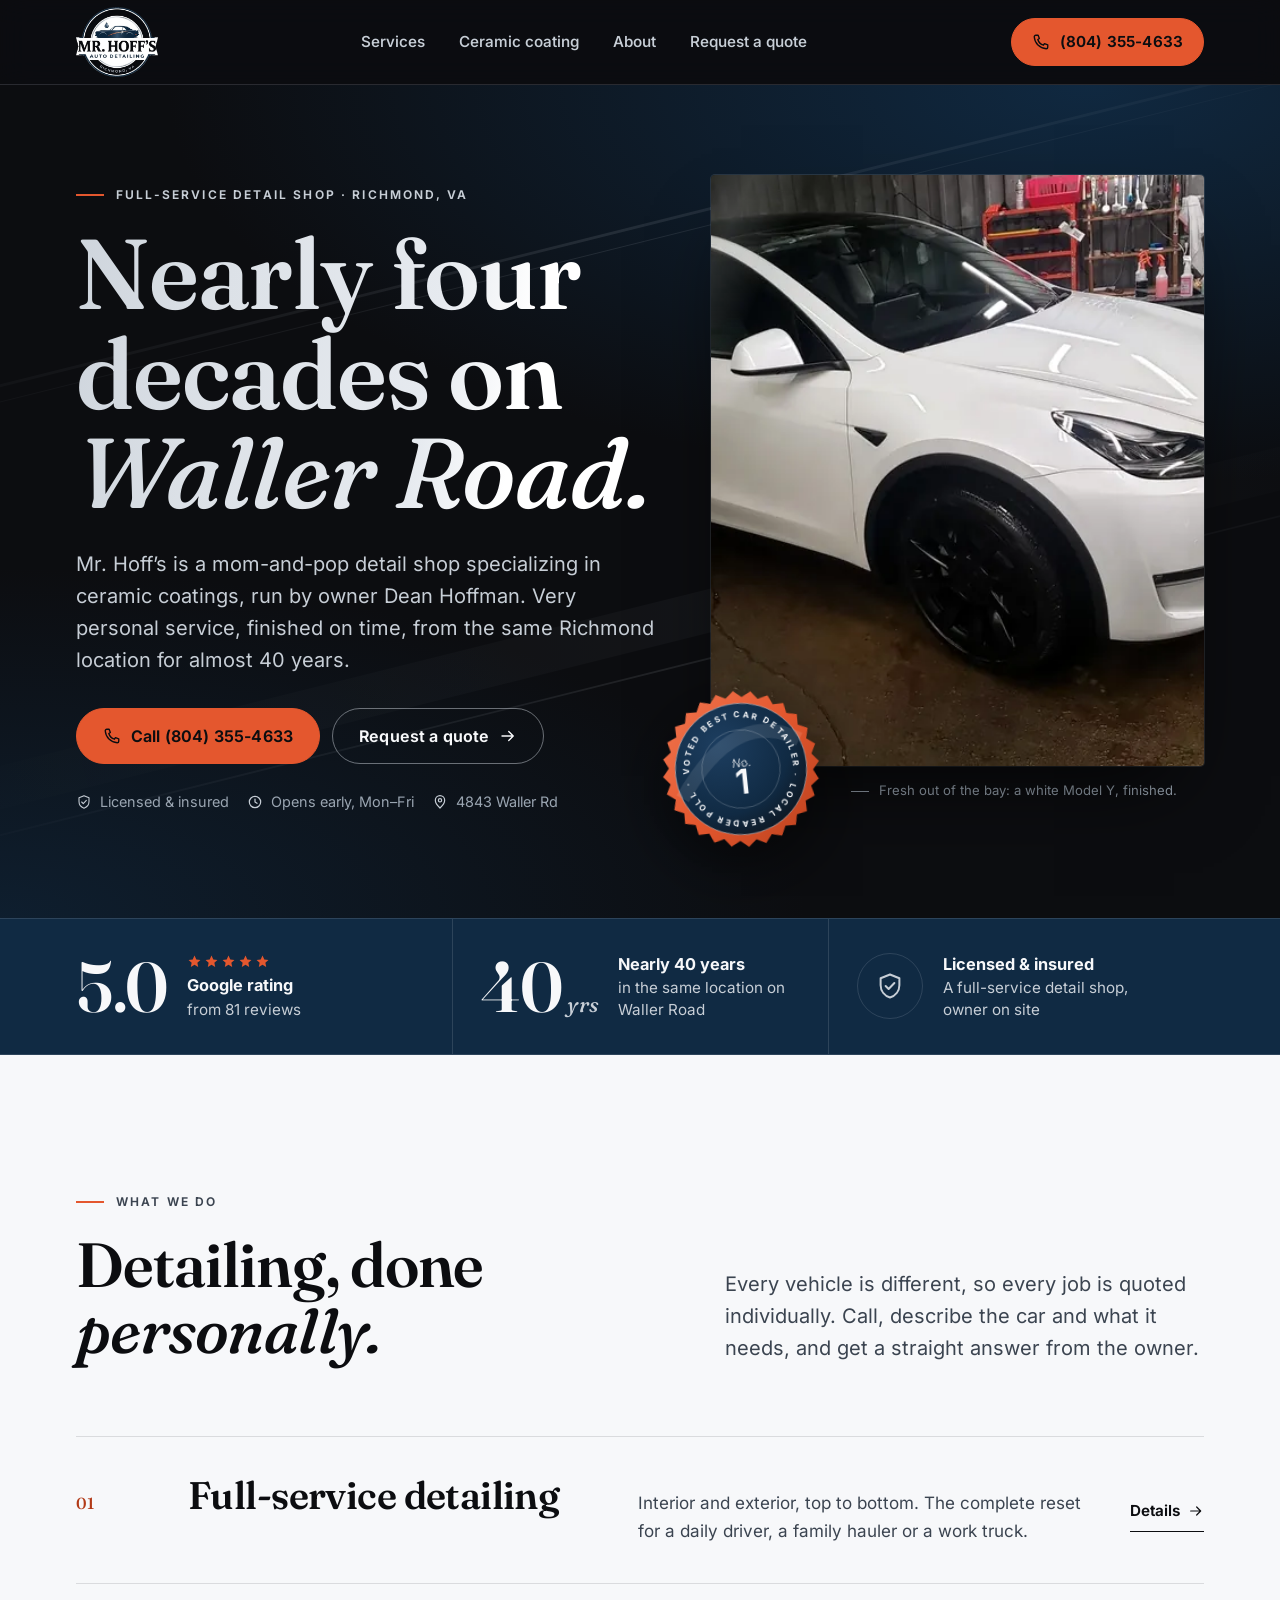
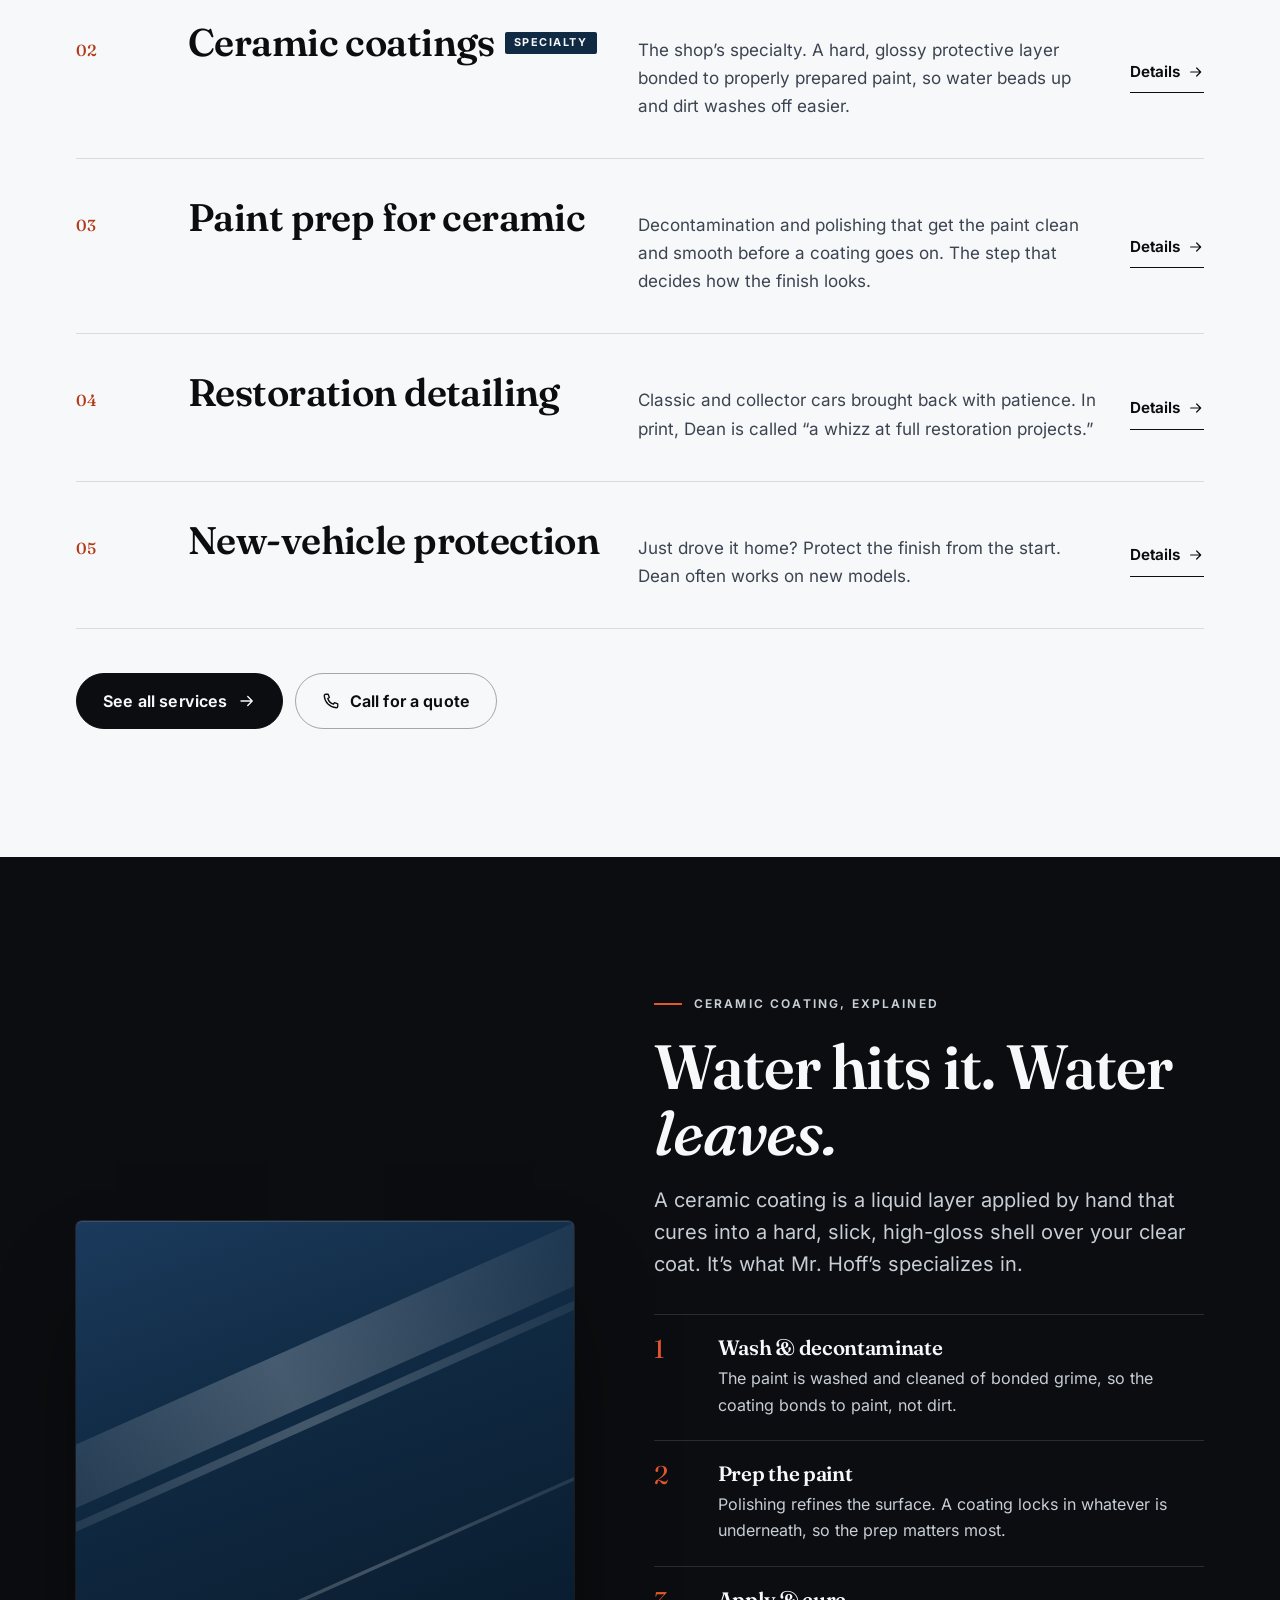
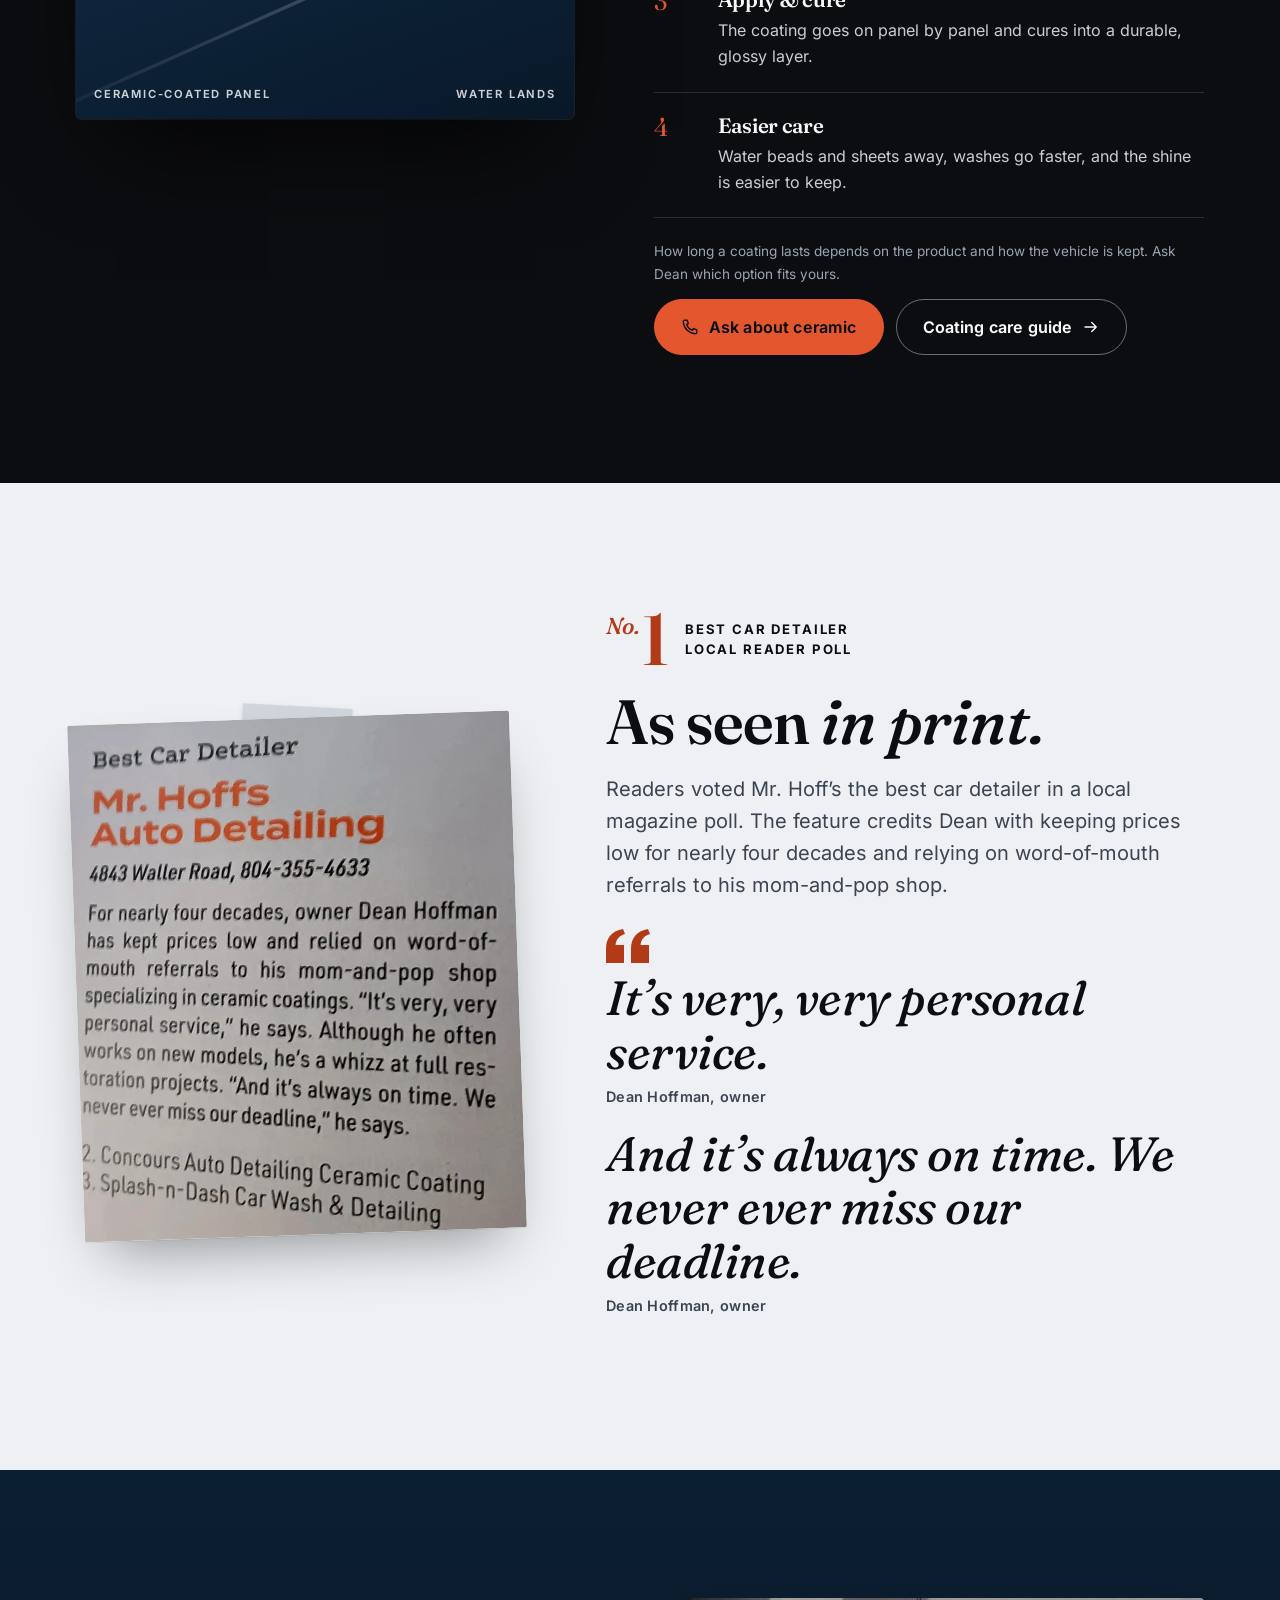
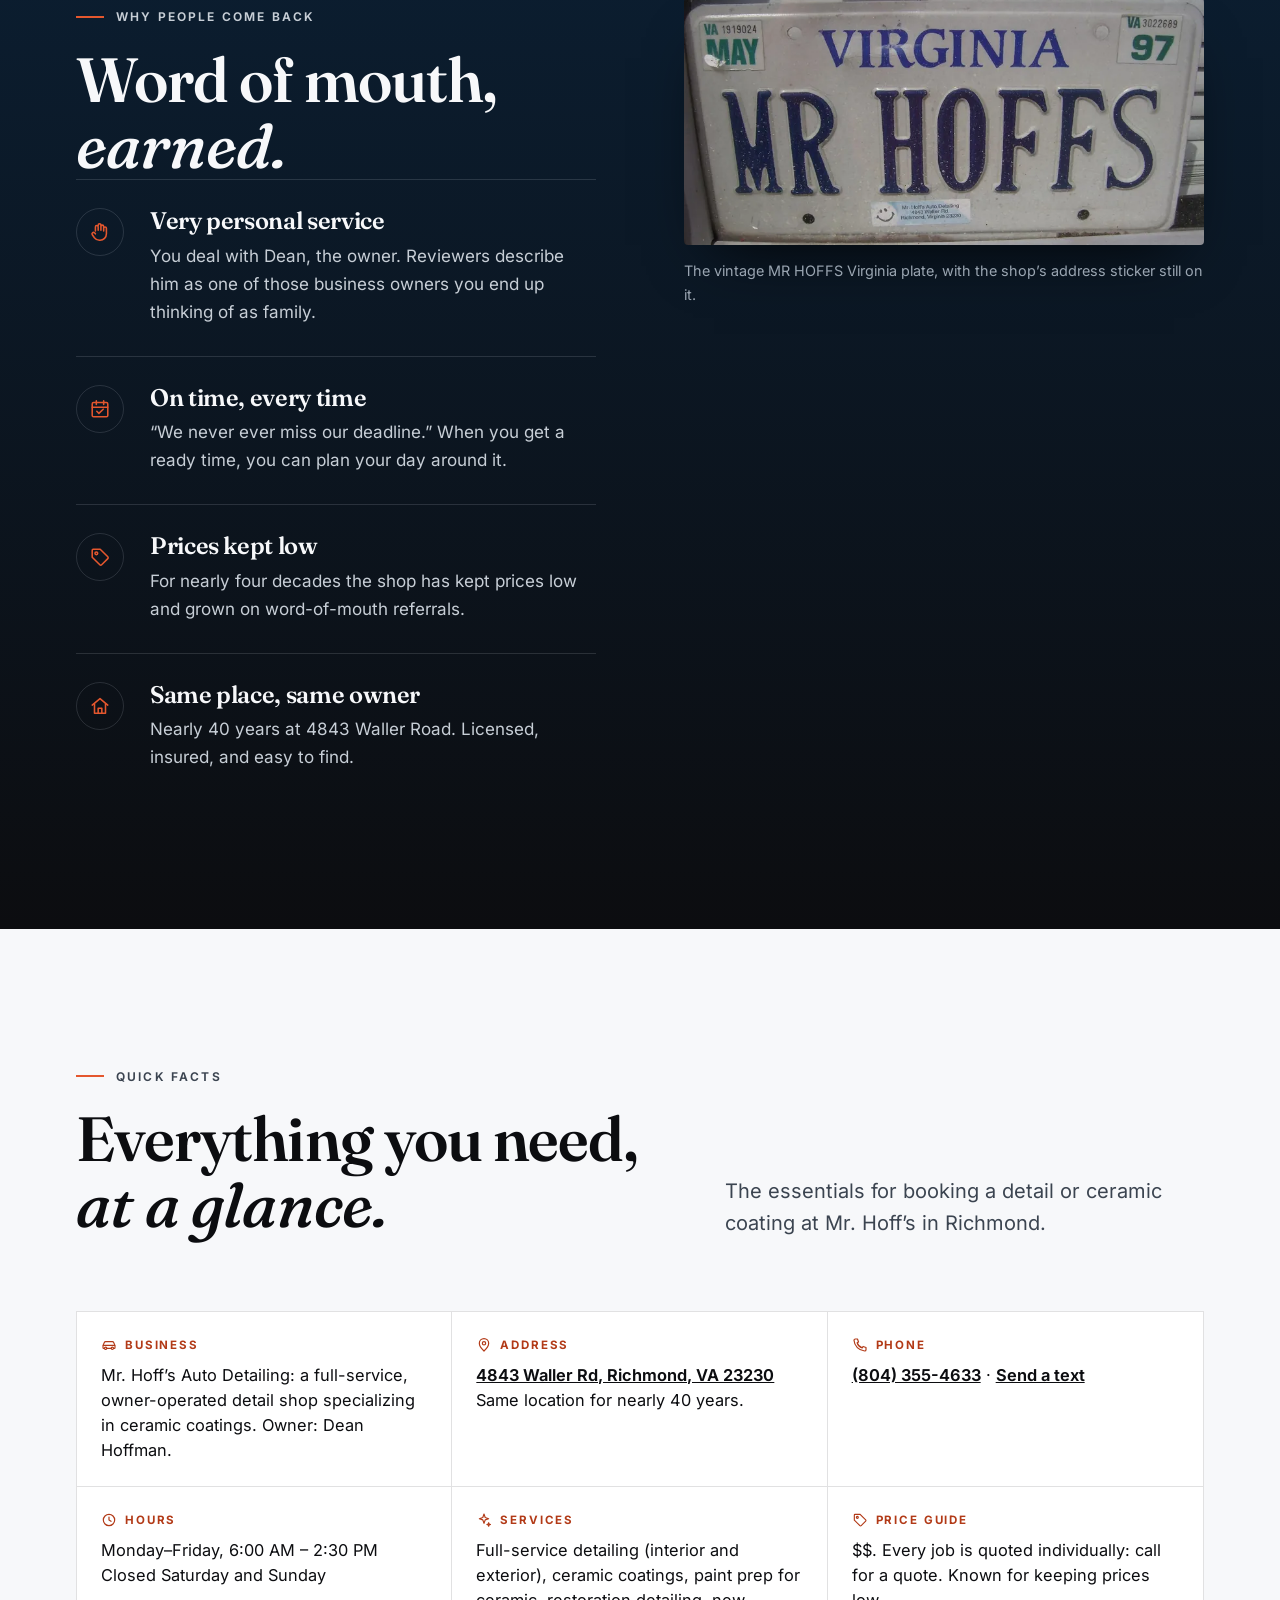
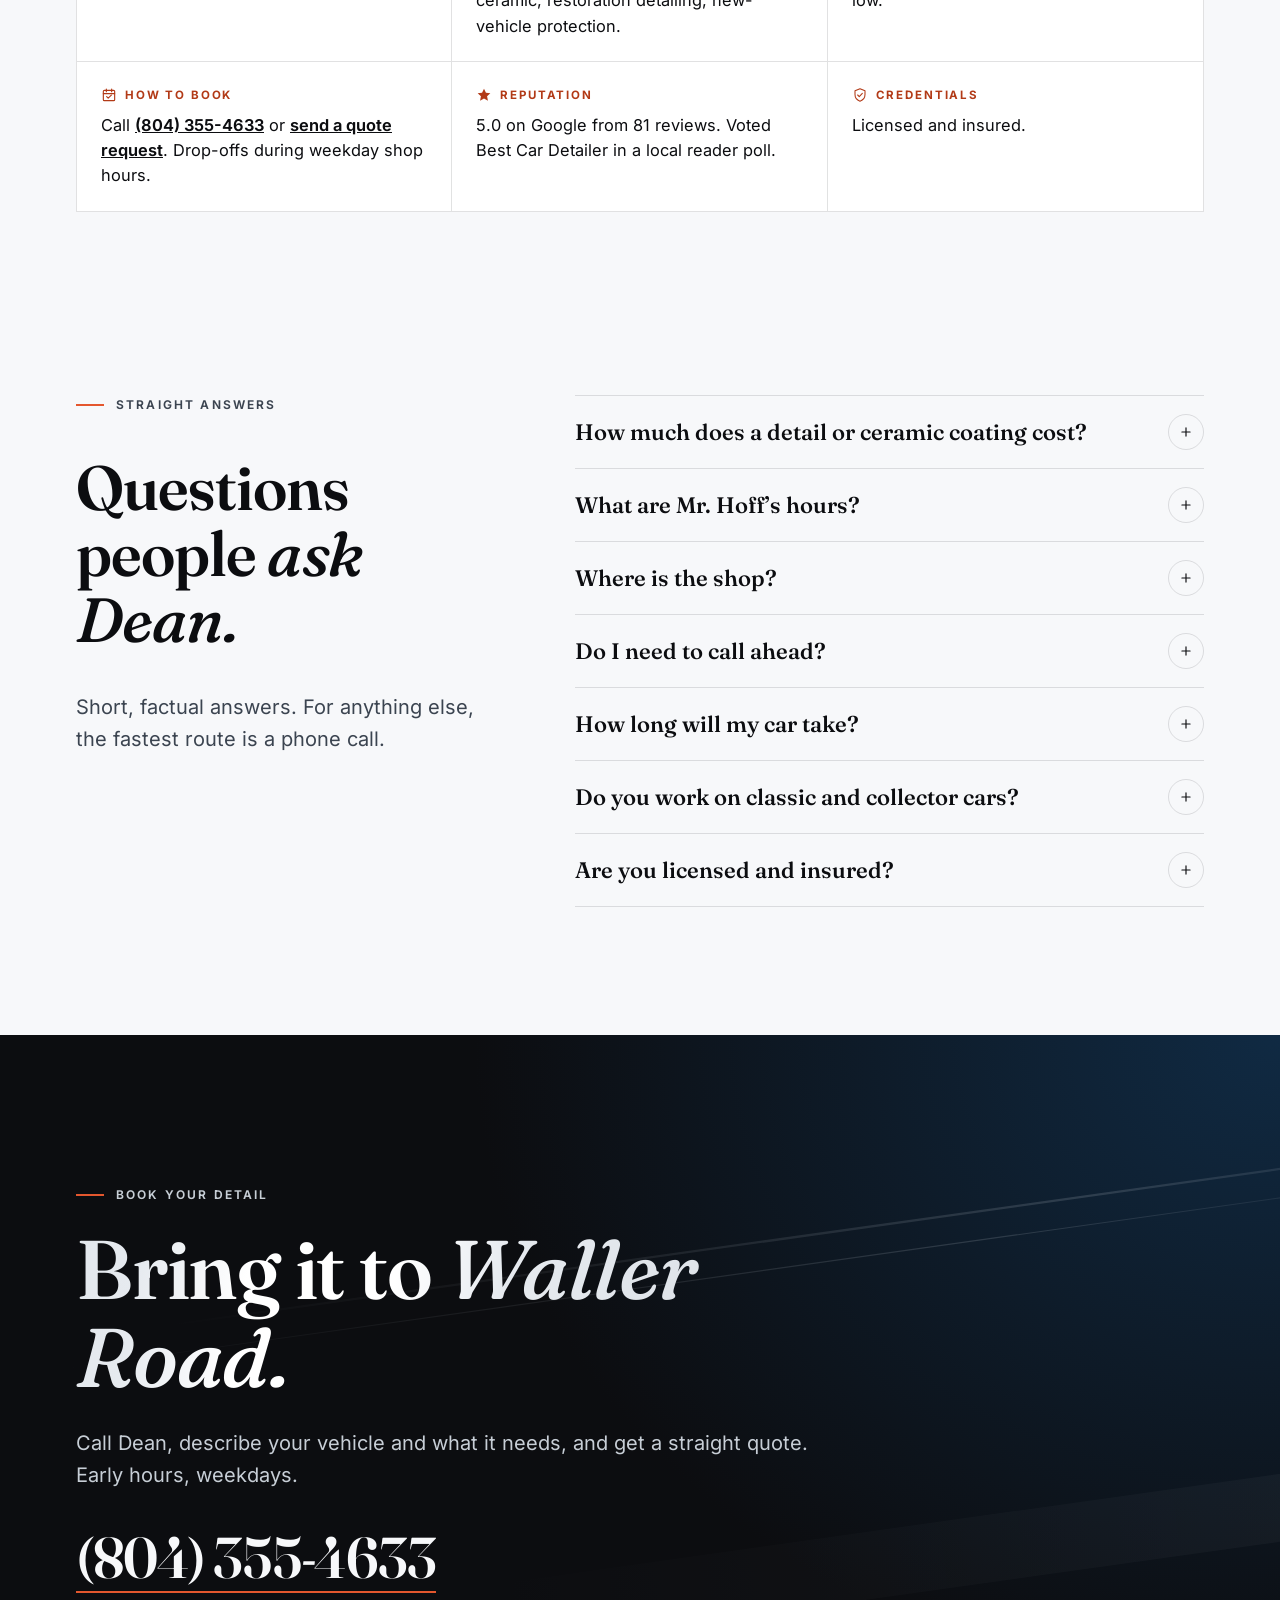
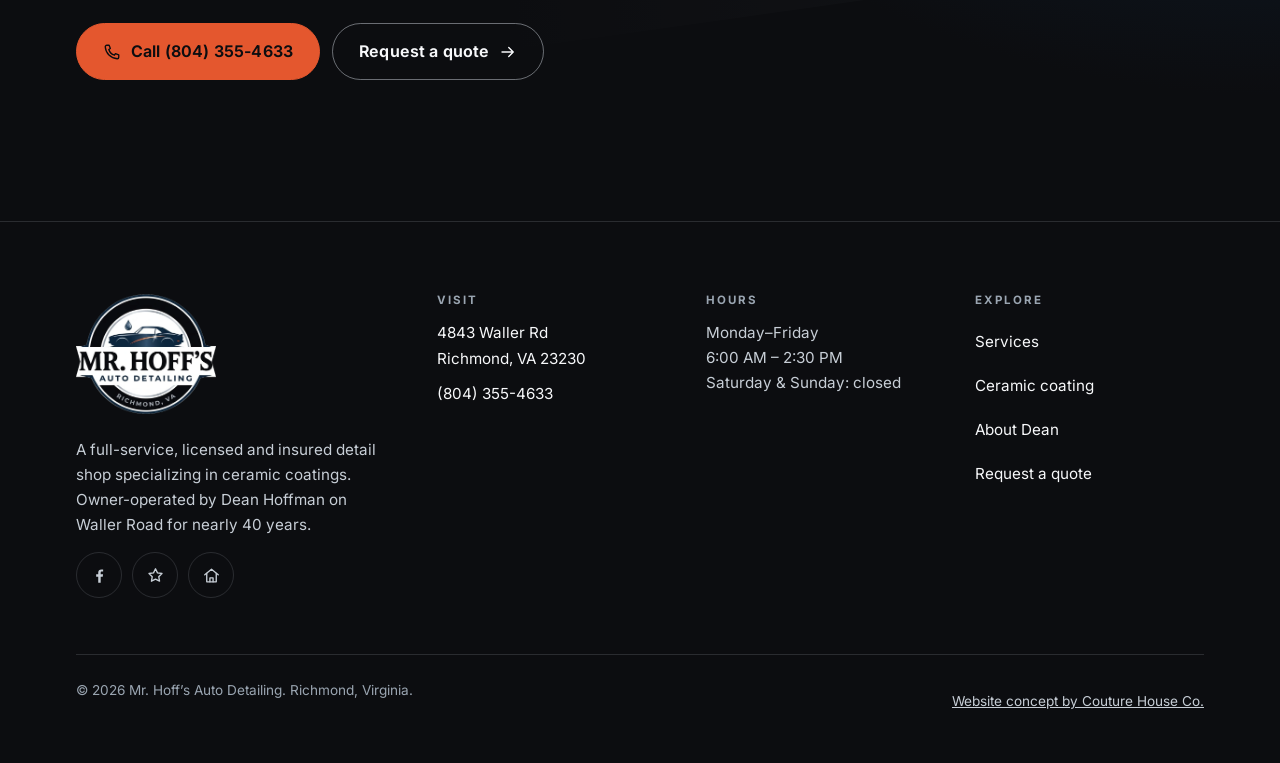
<file: index.html>
<!doctype html>
<html lang="en">
<head>
<meta charset="utf-8">
<meta name="viewport" content="width=device-width, initial-scale=1, viewport-fit=cover">
<title>Mr. Hoff's Auto Detailing | Ceramic Coating Richmond, VA</title>
<meta name="description" content="Voted Best Car Detailer. Full-service detailing and ceramic coatings from owner Dean Hoffman on Waller Road in Richmond, VA for nearly 40 years.">
<link rel="canonical" href="https://mr-hoffs-auto-detailing.netlify.app/">
<meta name="theme-color" content="#0C0D10">
<meta name="robots" content="index, follow, max-image-preview:large">
<meta property="og:type" content="website">
<meta property="og:site_name" content="Mr. Hoff's Auto Detailing">
<meta property="og:title" content="Mr. Hoff's Auto Detailing | Ceramic Coating Richmond, VA">
<meta property="og:description" content="Voted Best Car Detailer. Full-service detailing and ceramic coatings from owner Dean Hoffman on Waller Road in Richmond, VA for nearly 40 years.">
<meta property="og:url" content="https://mr-hoffs-auto-detailing.netlify.app/">
<meta property="og:image" content="https://mr-hoffs-auto-detailing.netlify.app/assets/img/share.jpg">
<meta property="og:image:width" content="1200">
<meta property="og:image:height" content="630">
<meta property="og:image:alt" content="Mr. Hoff's Auto Detailing, voted Best Car Detailer, Richmond, VA">
<meta property="og:locale" content="en_US">
<meta name="twitter:card" content="summary_large_image">
<meta name="twitter:title" content="Mr. Hoff's Auto Detailing | Ceramic Coating Richmond, VA">
<meta name="twitter:description" content="Voted Best Car Detailer. Full-service detailing and ceramic coatings from owner Dean Hoffman on Waller Road in Richmond, VA for nearly 40 years.">
<meta name="twitter:image" content="https://mr-hoffs-auto-detailing.netlify.app/assets/img/share.jpg">
<meta name="geo.region" content="US-VA">
<meta name="geo.placename" content="Richmond">
<link rel="icon" href="assets/img/favicon.svg" type="image/svg+xml">
<link rel="icon" href="assets/img/favicon-32.png" sizes="32x32" type="image/png">
<link rel="apple-touch-icon" href="assets/img/apple-touch-icon.png">
<link rel="manifest" href="site.webmanifest">
<link rel="preload" href="assets/fonts/fraunces-latin-opsz-normal.woff2" as="font" type="font/woff2" crossorigin>
<link rel="preload" href="assets/fonts/inter-latin-wght-normal.woff2" as="font" type="font/woff2" crossorigin>
<link rel="stylesheet" href="assets/css/fonts.css?v=20260930b">
<link rel="stylesheet" href="assets/css/site.css?v=20260930b">
<script>document.documentElement.classList.add('js');</script>
<script src="assets/js/site.js" defer></script>
<script type="application/ld+json">{"@context":"https://schema.org","@type":"AutoWash","@id":"https://mr-hoffs-auto-detailing.netlify.app/#business","additionalType":"https://en.wikipedia.org/wiki/Auto_detailing","name":"Mr. Hoff's Auto Detailing","alternateName":["Mr. Hoffs Auto Detailing","MR.HOFFS AUTO DETAILING"],"description":"Auto detailing and ceramic coating. A full-service, licensed and insured mom-and-pop detail shop run by owner Dean Hoffman at the same Richmond, VA location for nearly 40 years.","url":"https://mr-hoffs-auto-detailing.netlify.app/","logo":"https://mr-hoffs-auto-detailing.netlify.app/assets/img/mr-hoffs-logo.png","image":["https://mr-hoffs-auto-detailing.netlify.app/assets/img/share.jpg","https://mr-hoffs-auto-detailing.netlify.app/assets/img/white-tesla-model-y-detailed.webp"],"telephone":"+1-804-355-4633","priceRange":"$$","address":{"@type":"PostalAddress","streetAddress":"4843 Waller Rd","addressLocality":"Richmond","addressRegion":"VA","postalCode":"23230","addressCountry":"US"},"openingHoursSpecification":[{"@type":"OpeningHoursSpecification","dayOfWeek":["Monday","Tuesday","Wednesday","Thursday","Friday"],"opens":"06:00","closes":"14:30"}],"areaServed":[{"@type":"City","name":"Richmond, VA"},{"@type":"AdministrativeArea","name":"Greater Richmond, Virginia"}],"sameAs":["https://www.facebook.com/profile.php?id=100057621011051","https://nextdoor.com/pages/mr-hoffs-auto-detailing-richmond-va/","https://www.yelp.com/biz/mr-hoffs-auto-detailing-richmond"],"award":"Voted Best Car Detailer in a local reader poll","slogan":"It's very, very personal service.","hasMap":"https://www.google.com/maps/search/?api=1&query=Mr.+Hoff%27s+Auto+Detailing+4843+Waller+Rd+Richmond+VA+23230","hasOfferCatalog":{"@type":"OfferCatalog","name":"Detailing services","itemListElement":[{"@type":"Offer","itemOffered":{"@type":"Service","name":"Full-service detailing","description":"Complete interior and exterior detailing.","url":"https://mr-hoffs-auto-detailing.netlify.app/services.html#full-detail"}},{"@type":"Offer","itemOffered":{"@type":"Service","name":"Interior detailing","description":"Deep cleaning of the cabin: seats, carpets, mats, dash, console, trim and glass.","url":"https://mr-hoffs-auto-detailing.netlify.app/services.html#interior"}},{"@type":"Offer","itemOffered":{"@type":"Service","name":"Exterior detailing","description":"Wash, decontamination, wheels, tires, glass and a protected, glossy finish.","url":"https://mr-hoffs-auto-detailing.netlify.app/services.html#exterior"}},{"@type":"Offer","itemOffered":{"@type":"Service","name":"Ceramic coating","description":"Shop specialty: a hard, glossy, hydrophobic protective coating over properly prepared paint.","url":"https://mr-hoffs-auto-detailing.netlify.app/services.html#ceramic-coating"}},{"@type":"Offer","itemOffered":{"@type":"Service","name":"Paint prep for ceramic coating","description":"Decontamination and polishing to prepare paint before a ceramic coating.","url":"https://mr-hoffs-auto-detailing.netlify.app/services.html#paint-prep"}},{"@type":"Offer","itemOffered":{"@type":"Service","name":"Restoration detailing","description":"Detailing for classic, collector and long-stored vehicles.","url":"https://mr-hoffs-auto-detailing.netlify.app/services.html#restoration"}},{"@type":"Offer","itemOffered":{"@type":"Service","name":"New-vehicle protection","description":"Protecting the finish of new vehicles from day one.","url":"https://mr-hoffs-auto-detailing.netlify.app/services.html#new-car"}}]},"aggregateRating":{"@type":"AggregateRating","ratingValue":"5.0","reviewCount":"81","bestRating":"5"}}</script>
<script type="application/ld+json">{"@context":"https://schema.org","@type":"WebSite","@id":"https://mr-hoffs-auto-detailing.netlify.app/#website","name":"Mr. Hoff's Auto Detailing","url":"https://mr-hoffs-auto-detailing.netlify.app/","publisher":{"@id":"https://mr-hoffs-auto-detailing.netlify.app/#business"}}</script>
<script type="application/ld+json">{"@context":"https://schema.org","@type":"FAQPage","mainEntity":[{"@type":"Question","name":"How much does a detail or ceramic coating cost?","acceptedAnswer":{"@type":"Answer","text":"Every vehicle is quoted individually, based on its size, condition and the service you want. Call (804) 355-4633 for a quote. The shop is known for keeping its prices low."}},{"@type":"Question","name":"What are Mr. Hoff&#8217;s hours?","acceptedAnswer":{"@type":"Answer","text":"Monday through Friday, from about 6:00 AM to 2:30 PM. The shop is closed on Saturday and Sunday."}},{"@type":"Question","name":"Where is the shop?","acceptedAnswer":{"@type":"Answer","text":"4843 Waller Rd, Richmond, VA 23230. Mr. Hoff’s has been at this same location for nearly 40 years."}},{"@type":"Question","name":"Do I need to call ahead?","acceptedAnswer":{"@type":"Answer","text":"Yes, calling ahead is the best way to book. Dean can plan the job and give you a firm time your vehicle will be ready."}},{"@type":"Question","name":"How long will my car take?","acceptedAnswer":{"@type":"Answer","text":"It depends on the service and the vehicle’s condition. You get a ready time when you drop off, and as Dean puts it, &#8220;We never ever miss our deadline.&#8221;"}},{"@type":"Question","name":"Do you work on classic and collector cars?","acceptedAnswer":{"@type":"Answer","text":"Yes. Dean is known as a whizz at full restoration projects, and he also works on plenty of brand-new models."}},{"@type":"Question","name":"Are you licensed and insured?","acceptedAnswer":{"@type":"Answer","text":"Yes. Mr. Hoff’s is a licensed and insured full-service detail shop."}}]}</script>
</head>
<body>
<a class="skip-link" href="#main">Skip to content</a>
<header class="site-header">
<div class="wrap">
<a class="brand" href="index.html" aria-label="Mr. Hoff's Auto Detailing, home"><img src="assets/img/mr-hoffs-logo.webp" width="600" height="514" alt="Mr. Hoff's Auto Detailing"></a>
<nav class="nav" aria-label="Main"><ul><li><a href="services.html">Services</a></li><li><a href="index.html#ceramic">Ceramic coating</a></li><li><a href="about.html">About</a></li><li><a href="contact.html">Request a quote</a></li></ul></nav>
<div class="header-cta"><a class="btn btn--primary" href="tel:+18043554633"><svg viewBox="0 0 24 24" fill="none" stroke="currentColor" stroke-width="1.8" stroke-linecap="round" stroke-linejoin="round" aria-hidden="true"><path d="M5 3h3.2l1.6 4.4-2.1 1.3a11.5 11.5 0 0 0 7.6 7.6l1.3-2.1L21 15.8V19a2 2 0 0 1-2 2A17 17 0 0 1 3 5a2 2 0 0 1 2-2z"/></svg><span>(804) 355-4633</span></a></div>
<button class="menu-btn" type="button" aria-expanded="false" aria-controls="mobile-nav"><span class="bars" aria-hidden="true"><span></span><span></span><span></span></span><span class="menu-label">Menu</span></button>
</div>
</header>
<div class="mobile-nav" id="mobile-nav" hidden>
<nav aria-label="Mobile"><ul><li><a class="m-link" href="index.html" aria-current="page">Home<svg viewBox="0 0 24 24" fill="none" stroke="currentColor" stroke-width="1.8" stroke-linecap="round" stroke-linejoin="round" aria-hidden="true"><path d="M4 12h15M13 6l6 6-6 6"/></svg></a></li><li><a class="m-link" href="services.html">Services<svg viewBox="0 0 24 24" fill="none" stroke="currentColor" stroke-width="1.8" stroke-linecap="round" stroke-linejoin="round" aria-hidden="true"><path d="M4 12h15M13 6l6 6-6 6"/></svg></a></li><li><a class="m-link" href="index.html#ceramic">Ceramic coating<svg viewBox="0 0 24 24" fill="none" stroke="currentColor" stroke-width="1.8" stroke-linecap="round" stroke-linejoin="round" aria-hidden="true"><path d="M4 12h15M13 6l6 6-6 6"/></svg></a></li><li><a class="m-link" href="about.html">About<svg viewBox="0 0 24 24" fill="none" stroke="currentColor" stroke-width="1.8" stroke-linecap="round" stroke-linejoin="round" aria-hidden="true"><path d="M4 12h15M13 6l6 6-6 6"/></svg></a></li><li><a class="m-link" href="contact.html">Request a quote<svg viewBox="0 0 24 24" fill="none" stroke="currentColor" stroke-width="1.8" stroke-linecap="round" stroke-linejoin="round" aria-hidden="true"><path d="M4 12h15M13 6l6 6-6 6"/></svg></a></li></ul></nav>
<div class="btn-row"><a class="btn btn--primary" href="tel:+18043554633"><svg viewBox="0 0 24 24" fill="none" stroke="currentColor" stroke-width="1.8" stroke-linecap="round" stroke-linejoin="round" aria-hidden="true"><path d="M5 3h3.2l1.6 4.4-2.1 1.3a11.5 11.5 0 0 0 7.6 7.6l1.3-2.1L21 15.8V19a2 2 0 0 1-2 2A17 17 0 0 1 3 5a2 2 0 0 1 2-2z"/></svg>Call (804) 355-4633</a></div>
<p class="m-meta">4843 Waller Rd, Richmond, VA 23230<br><strong>Mon&#8211;Fri</strong> 6:00 AM &#8211; 2:30 PM</p>
</div>

<main id="main">
<section class="hero" aria-labelledby="hero-title">
<div class="hero-reflect" aria-hidden="true"><svg viewBox="0 0 1440 900" preserveAspectRatio="xMidYMid slice">
<defs><linearGradient id="rfh" x1="0" y1="0" x2="1" y2="0"><stop offset="0" stop-color="#C7CED6" stop-opacity="0"/><stop offset=".5" stop-color="#C7CED6" stop-opacity=".22"/><stop offset="1" stop-color="#C7CED6" stop-opacity="0"/></linearGradient></defs>
<g transform="rotate(-14 720 450)"><rect x="-200" y="160" width="1900" height="3" fill="url(#rfh)"/><rect x="-200" y="178" width="1900" height="1" fill="url(#rfh)"/>
<rect x="-200" y="560" width="1900" height="46" rx="23" fill="url(#rfh)" opacity=".35"/><rect x="-200" y="632" width="1900" height="2" fill="url(#rfh)"/></g></svg></div>
<div class="wrap hero-grid">
<div class="hero-copy">
<p class="eyebrow reveal">Full-service detail shop &#183; Richmond, VA</p>
<h1 class="h1 sheen" id="hero-title">Nearly four decades on <em>Waller Road.</em></h1>
<p class="lede reveal" data-delay="1">Mr. Hoff&#8217;s is a mom-and-pop detail shop specializing in ceramic coatings, run by owner Dean Hoffman. Very personal service, finished on time, from the same Richmond location for almost 40 years.</p>
<div class="btn-row reveal" data-delay="2"><a class="btn btn--primary" href="tel:+18043554633"><svg viewBox="0 0 24 24" fill="none" stroke="currentColor" stroke-width="1.8" stroke-linecap="round" stroke-linejoin="round" aria-hidden="true"><path d="M5 3h3.2l1.6 4.4-2.1 1.3a11.5 11.5 0 0 0 7.6 7.6l1.3-2.1L21 15.8V19a2 2 0 0 1-2 2A17 17 0 0 1 3 5a2 2 0 0 1 2-2z"/></svg>Call (804) 355-4633</a><a class="btn btn--ghost" href="contact.html">Request a quote <svg viewBox="0 0 24 24" fill="none" stroke="currentColor" stroke-width="1.8" stroke-linecap="round" stroke-linejoin="round" aria-hidden="true"><path d="M4 12h15M13 6l6 6-6 6"/></svg></a></div>
<div class="hero-note reveal" data-delay="3"><span><svg viewBox="0 0 24 24" fill="none" stroke="currentColor" stroke-width="1.6" stroke-linecap="round" stroke-linejoin="round" aria-hidden="true"><path d="M12 2.8l7.5 3v5.6c0 4.6-3.1 8.4-7.5 9.8-4.4-1.4-7.5-5.2-7.5-9.8V5.8z"/><path d="M8.5 12l2.4 2.4 4.6-4.8"/></svg>Licensed &amp; insured</span><span><svg viewBox="0 0 24 24" fill="none" stroke="currentColor" stroke-width="1.8" stroke-linecap="round" stroke-linejoin="round" aria-hidden="true"><circle cx="12" cy="12" r="8.5"/><path d="M12 7.5V12l3 2"/></svg>Opens early, Mon&#8211;Fri</span><span><svg viewBox="0 0 24 24" fill="none" stroke="currentColor" stroke-width="1.8" stroke-linecap="round" stroke-linejoin="round" aria-hidden="true"><path d="M12 21s-7-6.2-7-11.5a7 7 0 0 1 14 0C19 14.8 12 21 12 21z"/><circle cx="12" cy="9.5" r="2.5"/></svg>4843 Waller Rd</span></div>
</div>
<div class="hero-media">
<div class="hero-photo"><img src="assets/img/white-tesla-model-y-detailed.webp" srcset="assets/img/white-tesla-model-y-detailed-800.webp 800w, assets/img/white-tesla-model-y-detailed.webp 1440w" sizes="(min-width: 960px) 45vw, 100vw" width="1440" height="940" alt="A white Tesla Model Y with a deep gloss finish after detailing inside the Mr. Hoff's shop" fetchpriority="high" decoding="async"></div>
<div class="rosette" role="img" aria-label="Voted number one Best Car Detailer in a local reader poll">
<svg viewBox="0 0 240 240" aria-hidden="true"><defs>
<linearGradient id="rs-o" x1="0" y1="0" x2="1" y2="1"><stop offset="0" stop-color="#F07650"/><stop offset=".5" stop-color="#E4572E"/><stop offset="1" stop-color="#B8401D"/></linearGradient>
<radialGradient id="rs-c" cx=".35" cy=".3" r=".9"><stop offset="0" stop-color="#1D3E60"/><stop offset=".6" stop-color="#102A43"/><stop offset="1" stop-color="#0C0D10"/></radialGradient>
<path id="rs-arc" d="M120,120 m-66,0 a66,66 0 1,1 132,0 a66,66 0 1,1 -132,0"/></defs>
<polygon points="220.00,120.00 211.42,130.30 217.49,142.25 206.84,150.39 210.10,163.39 197.90,168.95 198.18,182.35 185.05,185.05 182.35,198.18 168.95,197.90 163.39,210.10 150.39,206.84 142.25,217.49 130.30,211.42 120.00,220.00 109.70,211.42 97.75,217.49 89.61,206.84 76.61,210.10 71.05,197.90 57.65,198.18 54.95,185.05 41.82,182.35 42.10,168.95 29.90,163.39 33.16,150.39 22.51,142.25 28.58,130.30 20.00,120.00 28.58,109.70 22.51,97.75 33.16,89.61 29.90,76.61 42.10,71.05 41.82,57.65 54.95,54.95 57.65,41.82 71.05,42.10 76.61,29.90 89.61,33.16 97.75,22.51 109.70,28.58 120.00,20.00 130.30,28.58 142.25,22.51 150.39,33.16 163.39,29.90 168.95,42.10 182.35,41.82 185.05,54.95 198.18,57.65 197.90,71.05 210.10,76.61 206.84,89.61 217.49,97.75 211.42,109.70" fill="url(#rs-o)"/>
<circle cx="120" cy="120" r="84" fill="url(#rs-c)" stroke="#C7CED6" stroke-opacity=".6" stroke-width="1.2"/>
<circle cx="120" cy="120" r="50" fill="none" stroke="#C7CED6" stroke-opacity=".35" stroke-width="1"/>
<text font-size="10.5" font-weight="700" fill="#F7F8FA"><textPath href="#rs-arc" startOffset="0" textLength="404" lengthAdjust="spacing">VOTED BEST CAR DETAILER &#183; LOCAL READER POLL &#183;</textPath></text>
<text x="120" y="118" text-anchor="middle" font-family="Fraunces, Georgia, serif" font-size="15" font-style="italic" fill="#C7CED6">No.</text>
<text x="120" y="152" text-anchor="middle" font-family="Fraunces, Georgia, serif" font-size="44" font-weight="600" fill="#F7F8FA">1</text>
<path d="M60 70 L180 70" stroke="#fff" stroke-opacity=".0"/>
<path d="M42 150 Q120 40 198 90" stroke="#fff" stroke-opacity=".10" stroke-width="18" fill="none"/>
</svg></div>
<p class="hero-caption">Fresh out of the bay: a white Model Y, finished.</p>
</div>
</div>
</section>

<section class="trust" aria-label="At a glance">
<div class="wrap trust-grid">
<div class="stat reveal"><span class="stat-num" data-count="5.0" data-decimals="1"><span class="n">5.0</span></span><span class="stat-label"><span class="stars" aria-hidden="true"><svg viewBox="0 0 24 24" fill="currentColor" aria-hidden="true"><path d="M12 2.5l2.9 6.1 6.6.8-4.9 4.6 1.3 6.6L12 17.3l-5.9 3.3 1.3-6.6-4.9-4.6 6.6-.8z"/></svg><svg viewBox="0 0 24 24" fill="currentColor" aria-hidden="true"><path d="M12 2.5l2.9 6.1 6.6.8-4.9 4.6 1.3 6.6L12 17.3l-5.9 3.3 1.3-6.6-4.9-4.6 6.6-.8z"/></svg><svg viewBox="0 0 24 24" fill="currentColor" aria-hidden="true"><path d="M12 2.5l2.9 6.1 6.6.8-4.9 4.6 1.3 6.6L12 17.3l-5.9 3.3 1.3-6.6-4.9-4.6 6.6-.8z"/></svg><svg viewBox="0 0 24 24" fill="currentColor" aria-hidden="true"><path d="M12 2.5l2.9 6.1 6.6.8-4.9 4.6 1.3 6.6L12 17.3l-5.9 3.3 1.3-6.6-4.9-4.6 6.6-.8z"/></svg><svg viewBox="0 0 24 24" fill="currentColor" aria-hidden="true"><path d="M12 2.5l2.9 6.1 6.6.8-4.9 4.6 1.3 6.6L12 17.3l-5.9 3.3 1.3-6.6-4.9-4.6 6.6-.8z"/></svg></span><strong>Google rating</strong>from <span data-count="81"><span class="n">81</span></span> reviews</span></div>
<div class="stat reveal" data-delay="1"><span class="stat-num" data-count="40"><span class="n">40</span><small>yrs</small></span><span class="stat-label"><strong>Nearly 40 years</strong>in the same location on Waller Road</span></div>
<div class="stat reveal" data-delay="2"><span class="stat-icon"><svg viewBox="0 0 24 24" fill="none" stroke="currentColor" stroke-width="1.6" stroke-linecap="round" stroke-linejoin="round" aria-hidden="true"><path d="M12 2.8l7.5 3v5.6c0 4.6-3.1 8.4-7.5 9.8-4.4-1.4-7.5-5.2-7.5-9.8V5.8z"/><path d="M8.5 12l2.4 2.4 4.6-4.8"/></svg></span><span class="stat-label"><strong>Licensed &amp; insured</strong>A full-service detail shop, owner on site</span></div>
</div>
</section>

<section class="section light" id="services" aria-labelledby="svc-title">
<div class="wrap">
<div class="section-head split">
<div><p class="eyebrow">What we do</p><h2 class="h2" id="svc-title">Detailing, done <em>personally.</em></h2></div>
<p class="lede">Every vehicle is different, so every job is quoted individually. Call, describe the car and what it needs, and get a straight answer from the owner.</p>
</div>
<ol class="svc-list"><li class="svc streak reveal"><span class="svc-num">01</span><h3>Full-service detailing</h3><p>Interior and exterior, top to bottom. The complete reset for a daily driver, a family hauler or a work truck.</p><a class="text-link" href="services.html#full-detail">Details<span class="visually-hidden"> about full-service detailing</span><svg viewBox="0 0 24 24" fill="none" stroke="currentColor" stroke-width="1.8" stroke-linecap="round" stroke-linejoin="round" aria-hidden="true"><path d="M4 12h15M13 6l6 6-6 6"/></svg></a></li><li class="svc streak reveal"><span class="svc-num">02</span><h3>Ceramic coatings<span class="svc-tag">Specialty</span></h3><p>The shop&#8217;s specialty. A hard, glossy protective layer bonded to properly prepared paint, so water beads up and dirt washes off easier.</p><a class="text-link" href="services.html#ceramic-coating">Details<span class="visually-hidden"> about ceramic coatings</span><svg viewBox="0 0 24 24" fill="none" stroke="currentColor" stroke-width="1.8" stroke-linecap="round" stroke-linejoin="round" aria-hidden="true"><path d="M4 12h15M13 6l6 6-6 6"/></svg></a></li><li class="svc streak reveal"><span class="svc-num">03</span><h3>Paint prep for ceramic</h3><p>Decontamination and polishing that get the paint clean and smooth before a coating goes on. The step that decides how the finish looks.</p><a class="text-link" href="services.html#paint-prep">Details<span class="visually-hidden"> about paint prep for ceramic</span><svg viewBox="0 0 24 24" fill="none" stroke="currentColor" stroke-width="1.8" stroke-linecap="round" stroke-linejoin="round" aria-hidden="true"><path d="M4 12h15M13 6l6 6-6 6"/></svg></a></li><li class="svc streak reveal"><span class="svc-num">04</span><h3>Restoration detailing</h3><p>Classic and collector cars brought back with patience. In print, Dean is called &#8220;a whizz at full restoration projects.&#8221;</p><a class="text-link" href="services.html#restoration">Details<span class="visually-hidden"> about restoration detailing</span><svg viewBox="0 0 24 24" fill="none" stroke="currentColor" stroke-width="1.8" stroke-linecap="round" stroke-linejoin="round" aria-hidden="true"><path d="M4 12h15M13 6l6 6-6 6"/></svg></a></li><li class="svc streak reveal"><span class="svc-num">05</span><h3>New-vehicle protection</h3><p>Just drove it home? Protect the finish from the start. Dean often works on new models.</p><a class="text-link" href="services.html#new-car">Details<span class="visually-hidden"> about new-vehicle protection</span><svg viewBox="0 0 24 24" fill="none" stroke="currentColor" stroke-width="1.8" stroke-linecap="round" stroke-linejoin="round" aria-hidden="true"><path d="M4 12h15M13 6l6 6-6 6"/></svg></a></li></ol>
<div class="btn-row svc-cta"><a class="btn btn--dark" href="services.html">See all services <svg viewBox="0 0 24 24" fill="none" stroke="currentColor" stroke-width="1.8" stroke-linecap="round" stroke-linejoin="round" aria-hidden="true"><path d="M4 12h15M13 6l6 6-6 6"/></svg></a><a class="btn btn--ghost" href="tel:+18043554633"><svg viewBox="0 0 24 24" fill="none" stroke="currentColor" stroke-width="1.8" stroke-linecap="round" stroke-linejoin="round" aria-hidden="true"><path d="M5 3h3.2l1.6 4.4-2.1 1.3a11.5 11.5 0 0 0 7.6 7.6l1.3-2.1L21 15.8V19a2 2 0 0 1-2 2A17 17 0 0 1 3 5a2 2 0 0 1 2-2z"/></svg>Call for a quote</a></div>
</div>
</section>

<section class="section ceramic dark" id="ceramic" aria-labelledby="ceramic-title">
<div class="wrap ceramic-grid">
<div class="panel-wrap"><div class="panel" data-ceramic>
<svg viewBox="0 0 600 600" role="img" aria-label="Illustration: water droplets beading on a ceramic-coated paint panel">
<defs>
<radialGradient id="dgh" cx=".5" cy=".6" r=".6"><stop offset="0" stop-color="#3A6A96" stop-opacity=".55"/><stop offset=".75" stop-color="#153554" stop-opacity=".8"/><stop offset="1" stop-color="#0A1D30" stop-opacity=".95"/></radialGradient>
<linearGradient id="sbh" x1="0" y1="0" x2="1" y2="0"><stop offset="0" stop-color="#fff" stop-opacity="0"/><stop offset=".5" stop-color="#fff" stop-opacity=".22"/><stop offset="1" stop-color="#fff" stop-opacity="0"/></linearGradient>
</defs>
<g transform="rotate(-24 300 300)"><rect x="-200" y="150" width="1000" height="70" fill="url(#sbh)"/><rect x="-200" y="236" width="1000" height="10" fill="url(#sbh)"/><rect x="-200" y="430" width="1000" height="4" fill="url(#sbh)"/></g>
<g class="drop" data-d="0.26" data-dx="42.9"><ellipse cx="518.2" cy="237.8" rx="17.1" ry="9.9" fill="#04101C" opacity=".45"/><circle cx="515.0" cy="227.9" r="18" fill="url(#dgh)"/><path d="M502.0 231.5 A14.0 14.0 0 0 0 527.9 231.5" stroke="#DDEBFA" stroke-opacity=".55" stroke-width="2.2" fill="none" stroke-linecap="round"/><ellipse cx="508.9" cy="221.1" rx="5.0" ry="3.2" fill="#fff" opacity=".9" transform="rotate(-30 508.9 221.1)"/></g><g class="drop" data-d="0.16" data-dx="-37.7"><ellipse cx="96.0" cy="288.2" rx="6.6" ry="3.9" fill="#04101C" opacity=".45"/><circle cx="94.8" cy="284.4" r="7" fill="url(#dgh)"/><path d="M89.7 285.8 A5.5 5.5 0 0 0 99.8 285.8" stroke="#DDEBFA" stroke-opacity=".55" stroke-width="1.0" fill="none" stroke-linecap="round"/><ellipse cx="92.4" cy="281.7" rx="2.0" ry="1.3" fill="#fff" opacity=".9" transform="rotate(-30 92.4 281.7)"/></g><g class="drop" data-d="0.95" data-dx="12.8"><ellipse cx="343.0" cy="443.8" rx="17.1" ry="9.9" fill="#04101C" opacity=".45"/><circle cx="339.7" cy="433.9" r="18" fill="url(#dgh)"/><path d="M326.8 437.5 A14.0 14.0 0 0 0 352.7 437.5" stroke="#DDEBFA" stroke-opacity=".55" stroke-width="2.2" fill="none" stroke-linecap="round"/><ellipse cx="333.6" cy="427.0" rx="5.0" ry="3.2" fill="#fff" opacity=".9" transform="rotate(-30 333.6 427.0)"/></g><g class="drop" data-d="0.15" data-dx="14.3"><ellipse cx="80.3" cy="250.6" rx="12.3" ry="7.2" fill="#04101C" opacity=".45"/><circle cx="78.0" cy="243.5" r="13" fill="url(#dgh)"/><path d="M68.6 246.1 A10.1 10.1 0 0 0 87.4 246.1" stroke="#DDEBFA" stroke-opacity=".55" stroke-width="1.6" fill="none" stroke-linecap="round"/><ellipse cx="73.6" cy="238.5" rx="3.6" ry="2.3" fill="#fff" opacity=".9" transform="rotate(-30 73.6 238.5)"/></g><g class="drop" data-d="0.03" data-dx="12.8"><ellipse cx="177.1" cy="295.4" rx="8.5" ry="5.0" fill="#04101C" opacity=".45"/><circle cx="175.5" cy="290.4" r="9" fill="url(#dgh)"/><path d="M169.0 292.2 A7.0 7.0 0 0 0 182.0 292.2" stroke="#DDEBFA" stroke-opacity=".55" stroke-width="1.1" fill="none" stroke-linecap="round"/><ellipse cx="172.5" cy="287.0" rx="2.5" ry="1.6" fill="#fff" opacity=".9" transform="rotate(-30 172.5 287.0)"/></g><g class="drop" data-d="0.98" data-dx="46.3"><ellipse cx="458.1" cy="123.4" rx="6.6" ry="3.9" fill="#04101C" opacity=".45"/><circle cx="456.9" cy="119.5" r="7" fill="url(#dgh)"/><path d="M451.8 120.9 A5.5 5.5 0 0 0 461.9 120.9" stroke="#DDEBFA" stroke-opacity=".55" stroke-width="1.0" fill="none" stroke-linecap="round"/><ellipse cx="454.5" cy="116.9" rx="2.0" ry="1.3" fill="#fff" opacity=".9" transform="rotate(-30 454.5 116.9)"/></g><g class="drop" data-d="0.7" data-dx="-13.9"><ellipse cx="365.0" cy="310.3" rx="12.3" ry="7.2" fill="#04101C" opacity=".45"/><circle cx="362.7" cy="303.2" r="13" fill="url(#dgh)"/><path d="M353.3 305.8 A10.1 10.1 0 0 0 372.1 305.8" stroke="#DDEBFA" stroke-opacity=".55" stroke-width="1.6" fill="none" stroke-linecap="round"/><ellipse cx="358.3" cy="298.3" rx="3.6" ry="2.3" fill="#fff" opacity=".9" transform="rotate(-30 358.3 298.3)"/></g><g class="drop" data-d="0.37" data-dx="-23.3"><ellipse cx="338.3" cy="232.5" rx="6.6" ry="3.9" fill="#04101C" opacity=".45"/><circle cx="337.0" cy="228.7" r="7" fill="url(#dgh)"/><path d="M332.0 230.1 A5.5 5.5 0 0 0 342.0 230.1" stroke="#DDEBFA" stroke-opacity=".55" stroke-width="1.0" fill="none" stroke-linecap="round"/><ellipse cx="334.6" cy="226.0" rx="2.0" ry="1.3" fill="#fff" opacity=".9" transform="rotate(-30 334.6 226.0)"/></g><g class="drop" data-d="0.77" data-dx="13.3"><ellipse cx="84.7" cy="420.5" rx="12.3" ry="7.2" fill="#04101C" opacity=".45"/><circle cx="82.4" cy="413.4" r="13" fill="url(#dgh)"/><path d="M73.0 416.0 A10.1 10.1 0 0 0 91.7 416.0" stroke="#DDEBFA" stroke-opacity=".55" stroke-width="1.6" fill="none" stroke-linecap="round"/><ellipse cx="77.9" cy="408.4" rx="3.6" ry="2.3" fill="#fff" opacity=".9" transform="rotate(-30 77.9 408.4)"/></g><g class="drop" data-d="0.78" data-dx="-7.0"><ellipse cx="263.9" cy="294.5" rx="14.2" ry="8.2" fill="#04101C" opacity=".45"/><circle cx="261.2" cy="286.3" r="15" fill="url(#dgh)"/><path d="M250.4 289.3 A11.7 11.7 0 0 0 272.0 289.3" stroke="#DDEBFA" stroke-opacity=".55" stroke-width="1.8" fill="none" stroke-linecap="round"/><ellipse cx="256.1" cy="280.6" rx="4.2" ry="2.7" fill="#fff" opacity=".9" transform="rotate(-30 256.1 280.6)"/></g><g class="drop" data-d="0.22" data-dx="41.2"><ellipse cx="331.6" cy="351.1" rx="14.2" ry="8.2" fill="#04101C" opacity=".45"/><circle cx="328.9" cy="342.8" r="15" fill="url(#dgh)"/><path d="M318.1 345.8 A11.7 11.7 0 0 0 339.7 345.8" stroke="#DDEBFA" stroke-opacity=".55" stroke-width="1.8" fill="none" stroke-linecap="round"/><ellipse cx="323.8" cy="337.1" rx="4.2" ry="2.7" fill="#fff" opacity=".9" transform="rotate(-30 323.8 337.1)"/></g><g class="drop" data-d="0.98" data-dx="45.3"><ellipse cx="110.0" cy="364.7" rx="17.1" ry="9.9" fill="#04101C" opacity=".45"/><circle cx="106.8" cy="354.8" r="18" fill="url(#dgh)"/><path d="M93.8 358.4 A14.0 14.0 0 0 0 119.7 358.4" stroke="#DDEBFA" stroke-opacity=".55" stroke-width="2.2" fill="none" stroke-linecap="round"/><ellipse cx="100.6" cy="348.0" rx="5.0" ry="3.2" fill="#fff" opacity=".9" transform="rotate(-30 100.6 348.0)"/></g><g class="drop" data-d="0.81" data-dx="41.8"><ellipse cx="437.0" cy="268.3" rx="20.9" ry="12.1" fill="#04101C" opacity=".45"/><circle cx="433.1" cy="256.2" r="22" fill="url(#dgh)"/><path d="M417.2 260.6 A17.2 17.2 0 0 0 448.9 260.6" stroke="#DDEBFA" stroke-opacity=".55" stroke-width="2.6" fill="none" stroke-linecap="round"/><ellipse cx="425.6" cy="247.9" rx="6.2" ry="4.0" fill="#fff" opacity=".9" transform="rotate(-30 425.6 247.9)"/></g><g class="drop" data-d="0.74" data-dx="-17.3"><ellipse cx="238.2" cy="183.7" rx="24.7" ry="14.3" fill="#04101C" opacity=".45"/><circle cx="233.6" cy="169.4" r="26" fill="url(#dgh)"/><path d="M214.8 174.6 A20.3 20.3 0 0 0 252.3 174.6" stroke="#DDEBFA" stroke-opacity=".55" stroke-width="3.1" fill="none" stroke-linecap="round"/><ellipse cx="224.7" cy="159.5" rx="7.3" ry="4.7" fill="#fff" opacity=".9" transform="rotate(-30 224.7 159.5)"/></g><g class="drop" data-d="0.52" data-dx="-4.4"><ellipse cx="397.5" cy="173.7" rx="10.4" ry="6.1" fill="#04101C" opacity=".45"/><circle cx="395.5" cy="167.6" r="11" fill="url(#dgh)"/><path d="M387.6 169.8 A8.6 8.6 0 0 0 403.4 169.8" stroke="#DDEBFA" stroke-opacity=".55" stroke-width="1.3" fill="none" stroke-linecap="round"/><ellipse cx="391.8" cy="163.5" rx="3.1" ry="2.0" fill="#fff" opacity=".9" transform="rotate(-30 391.8 163.5)"/></g><g class="drop" data-d="0.03" data-dx="-37.2"><ellipse cx="202.9" cy="476.4" rx="24.7" ry="14.3" fill="#04101C" opacity=".45"/><circle cx="198.2" cy="462.1" r="26" fill="url(#dgh)"/><path d="M179.5 467.3 A20.3 20.3 0 0 0 216.9 467.3" stroke="#DDEBFA" stroke-opacity=".55" stroke-width="3.1" fill="none" stroke-linecap="round"/><ellipse cx="189.4" cy="452.2" rx="7.3" ry="4.7" fill="#fff" opacity=".9" transform="rotate(-30 189.4 452.2)"/></g><g class="drop" data-d="0.28" data-dx="-14.1"><ellipse cx="307.3" cy="140.9" rx="8.5" ry="5.0" fill="#04101C" opacity=".45"/><circle cx="305.7" cy="136.0" r="9" fill="url(#dgh)"/><path d="M299.2 137.8 A7.0 7.0 0 0 0 312.2 137.8" stroke="#DDEBFA" stroke-opacity=".55" stroke-width="1.1" fill="none" stroke-linecap="round"/><ellipse cx="302.7" cy="132.6" rx="2.5" ry="1.6" fill="#fff" opacity=".9" transform="rotate(-30 302.7 132.6)"/></g><g class="drop" data-d="0.69" data-dx="55.7"><ellipse cx="136.2" cy="275.5" rx="17.1" ry="9.9" fill="#04101C" opacity=".45"/><circle cx="133.0" cy="265.6" r="18" fill="url(#dgh)"/><path d="M120.0 269.2 A14.0 14.0 0 0 0 145.9 269.2" stroke="#DDEBFA" stroke-opacity=".55" stroke-width="2.2" fill="none" stroke-linecap="round"/><ellipse cx="126.8" cy="258.7" rx="5.0" ry="3.2" fill="#fff" opacity=".9" transform="rotate(-30 126.8 258.7)"/></g><g class="drop" data-d="0.45" data-dx="53.7"><ellipse cx="523.0" cy="104.9" rx="6.6" ry="3.9" fill="#04101C" opacity=".45"/><circle cx="521.8" cy="101.0" r="7" fill="url(#dgh)"/><path d="M516.7 102.4 A5.5 5.5 0 0 0 526.8 102.4" stroke="#DDEBFA" stroke-opacity=".55" stroke-width="1.0" fill="none" stroke-linecap="round"/><ellipse cx="519.4" cy="98.4" rx="2.0" ry="1.3" fill="#fff" opacity=".9" transform="rotate(-30 519.4 98.4)"/></g><g class="drop" data-d="0.99" data-dx="55.5"><ellipse cx="253.3" cy="443.9" rx="12.3" ry="7.2" fill="#04101C" opacity=".45"/><circle cx="251.0" cy="436.7" r="13" fill="url(#dgh)"/><path d="M241.6 439.3 A10.1 10.1 0 0 0 260.4 439.3" stroke="#DDEBFA" stroke-opacity=".55" stroke-width="1.6" fill="none" stroke-linecap="round"/><ellipse cx="246.6" cy="431.8" rx="3.6" ry="2.3" fill="#fff" opacity=".9" transform="rotate(-30 246.6 431.8)"/></g><g class="drop" data-d="0.36" data-dx="-18.0"><ellipse cx="486.7" cy="406.0" rx="14.2" ry="8.2" fill="#04101C" opacity=".45"/><circle cx="484.0" cy="397.7" r="15" fill="url(#dgh)"/><path d="M473.2 400.7 A11.7 11.7 0 0 0 494.8 400.7" stroke="#DDEBFA" stroke-opacity=".55" stroke-width="1.8" fill="none" stroke-linecap="round"/><ellipse cx="478.9" cy="392.0" rx="4.2" ry="2.7" fill="#fff" opacity=".9" transform="rotate(-30 478.9 392.0)"/></g><g class="drop" data-d="0.23" data-dx="-20.3"><ellipse cx="401.8" cy="472.8" rx="14.2" ry="8.2" fill="#04101C" opacity=".45"/><circle cx="399.1" cy="464.6" r="15" fill="url(#dgh)"/><path d="M388.3 467.6 A11.7 11.7 0 0 0 409.9 467.6" stroke="#DDEBFA" stroke-opacity=".55" stroke-width="1.8" fill="none" stroke-linecap="round"/><ellipse cx="394.0" cy="458.9" rx="4.2" ry="2.7" fill="#fff" opacity=".9" transform="rotate(-30 394.0 458.9)"/></g><g class="drop" data-d="0.2" data-dx="22.4"><ellipse cx="369.1" cy="109.2" rx="24.7" ry="14.3" fill="#04101C" opacity=".45"/><circle cx="364.5" cy="94.9" r="26" fill="url(#dgh)"/><path d="M345.7 100.1 A20.3 20.3 0 0 0 383.2 100.1" stroke="#DDEBFA" stroke-opacity=".55" stroke-width="3.1" fill="none" stroke-linecap="round"/><ellipse cx="355.6" cy="85.0" rx="7.3" ry="4.7" fill="#fff" opacity=".9" transform="rotate(-30 355.6 85.0)"/></g><g class="drop" data-d="0.9" data-dx="44.0"><ellipse cx="224.8" cy="96.0" rx="8.5" ry="5.0" fill="#04101C" opacity=".45"/><circle cx="223.2" cy="91.0" r="9" fill="url(#dgh)"/><path d="M216.7 92.8 A7.0 7.0 0 0 0 229.7 92.8" stroke="#DDEBFA" stroke-opacity=".55" stroke-width="1.1" fill="none" stroke-linecap="round"/><ellipse cx="220.2" cy="87.6" rx="2.5" ry="1.6" fill="#fff" opacity=".9" transform="rotate(-30 220.2 87.6)"/></g><g class="drop" data-d="0.48" data-dx="25.3"><ellipse cx="521.3" cy="319.2" rx="14.2" ry="8.2" fill="#04101C" opacity=".45"/><circle cx="518.6" cy="310.9" r="15" fill="url(#dgh)"/><path d="M507.8 313.9 A11.7 11.7 0 0 0 529.4 313.9" stroke="#DDEBFA" stroke-opacity=".55" stroke-width="1.8" fill="none" stroke-linecap="round"/><ellipse cx="513.5" cy="305.2" rx="4.2" ry="2.7" fill="#fff" opacity=".9" transform="rotate(-30 513.5 305.2)"/></g><g class="drop" data-d="0.8" data-dx="-31.5"><ellipse cx="111.0" cy="213.1" rx="10.4" ry="6.1" fill="#04101C" opacity=".45"/><circle cx="109.1" cy="207.1" r="11" fill="url(#dgh)"/><path d="M101.1 209.3 A8.6 8.6 0 0 0 117.0 209.3" stroke="#DDEBFA" stroke-opacity=".55" stroke-width="1.3" fill="none" stroke-linecap="round"/><ellipse cx="105.3" cy="202.9" rx="3.1" ry="2.0" fill="#fff" opacity=".9" transform="rotate(-30 105.3 202.9)"/></g>
</svg>
<div class="panel-label"><span>Ceramic-coated panel</span><span data-drop-state aria-hidden="true">Beads up</span></div>
</div></div>
<div>
<p class="eyebrow">Ceramic coating, explained</p>
<h2 class="h2" id="ceramic-title">Water hits it. Water <em>leaves.</em></h2>
<p class="lede">A ceramic coating is a liquid layer applied by hand that cures into a hard, slick, high-gloss shell over your clear coat. It&#8217;s what Mr. Hoff&#8217;s specializes in.</p>
<ol class="ceramic-steps">
<li class="reveal"><span class="n">1</span><div><h3>Wash &amp; decontaminate</h3><p>The paint is washed and cleaned of bonded grime, so the coating bonds to paint, not dirt.</p></div></li>
<li class="reveal"><span class="n">2</span><div><h3>Prep the paint</h3><p>Polishing refines the surface. A coating locks in whatever is underneath, so the prep matters most.</p></div></li>
<li class="reveal"><span class="n">3</span><div><h3>Apply &amp; cure</h3><p>The coating goes on panel by panel and cures into a durable, glossy layer.</p></div></li>
<li class="reveal"><span class="n">4</span><div><h3>Easier care</h3><p>Water beads and sheets away, washes go faster, and the shine is easier to keep.</p></div></li>
</ol>
<p class="fine">How long a coating lasts depends on the product and how the vehicle is kept. Ask Dean which option fits yours.</p>
<div class="btn-row"><a class="btn btn--primary" href="tel:+18043554633"><svg viewBox="0 0 24 24" fill="none" stroke="currentColor" stroke-width="1.8" stroke-linecap="round" stroke-linejoin="round" aria-hidden="true"><path d="M5 3h3.2l1.6 4.4-2.1 1.3a11.5 11.5 0 0 0 7.6 7.6l1.3-2.1L21 15.8V19a2 2 0 0 1-2 2A17 17 0 0 1 3 5a2 2 0 0 1 2-2z"/></svg>Ask about ceramic</a><a class="btn btn--ghost" href="services.html#ceramic-coating">Coating care guide <svg viewBox="0 0 24 24" fill="none" stroke="currentColor" stroke-width="1.8" stroke-linecap="round" stroke-linejoin="round" aria-hidden="true"><path d="M4 12h15M13 6l6 6-6 6"/></svg></a></div>
</div>
</div>
</section>

<section class="section press" id="press" aria-labelledby="press-title">
<div class="wrap press-grid">
<figure class="clipping reveal"><span class="tape" aria-hidden="true"></span><img src="assets/img/best-car-detailer-press-clipping.webp" srcset="assets/img/best-car-detailer-press-clipping-800.webp 800w, assets/img/best-car-detailer-press-clipping.webp 975w" sizes="(min-width: 960px) 36vw, 100vw" width="975" height="1140" alt="Printed magazine page naming Mr. Hoffs Auto Detailing number one Best Car Detailer, with a short write-up about owner Dean Hoffman" loading="lazy" decoding="async"><figcaption class="visually-hidden">The printed reader-poll feature.</figcaption></figure>
<div>
<div class="press-kicker"><span class="press-rank"><span class="no">No.</span>1</span><p>Best Car Detailer<br>Local reader poll</p></div>
<h2 class="h2" id="press-title">As seen <em>in print.</em></h2>
<p class="lede">Readers voted Mr. Hoff&#8217;s the best car detailer in a local magazine poll. The feature credits Dean with keeping prices low for nearly four decades and relying on word-of-mouth referrals to his mom-and-pop shop.</p>
<blockquote class="pull reveal"><svg class="quote-mark" viewBox="0 0 44 34" aria-hidden="true"><path fill="currentColor" d="M0 34V20C0 8.6 6 2 17 0l2 5c-6 1.8-9 5.6-9.4 11H18v18zm25 0V20c0-11.4 6-18 17-20l2 5c-6 1.8-9 5.6-9.4 11H43v18z"/></svg><p>It&#8217;s very, very personal service.</p><footer>Dean Hoffman, owner</footer></blockquote>
<blockquote class="pull reveal"><p>And it&#8217;s always on time. We never ever miss our deadline.</p><footer>Dean Hoffman, owner</footer></blockquote>
</div>
</div>
</section>

<section class="section dark-mid" id="why" aria-labelledby="why-title">
<div class="wrap reasons-grid">
<div>
<p class="eyebrow">Why people come back</p>
<h2 class="h2" id="why-title">Word of mouth, <em>earned.</em></h2>
<ul class="reason-list">
<li class="reason streak streak--dark reveal"><span class="reason-icon"><svg viewBox="0 0 24 24" fill="none" stroke="currentColor" stroke-width="1.7" stroke-linecap="round" stroke-linejoin="round" aria-hidden="true"><path d="M7 11V6.5a1.5 1.5 0 0 1 3 0V10m0-4.5V4.5a1.5 1.5 0 0 1 3 0V10m0-4a1.5 1.5 0 0 1 3 0v5m0-3a1.5 1.5 0 0 1 3 0v6a7 7 0 0 1-7 7h-.6a7 7 0 0 1-5.5-2.7L3.6 15a1.6 1.6 0 0 1 2.4-2.1L7 14"/></svg></span><div><h3>Very personal service</h3><p>You deal with Dean, the owner. Reviewers describe him as one of those business owners you end up thinking of as family.</p></div></li>
<li class="reason streak streak--dark reveal"><span class="reason-icon"><svg viewBox="0 0 24 24" fill="none" stroke="currentColor" stroke-width="1.7" stroke-linecap="round" stroke-linejoin="round" aria-hidden="true"><rect x="3.5" y="5" width="17" height="15.5" rx="1.5"/><path d="M3.5 10h17M8 3v4M16 3v4M8.5 14.5l2.3 2.3 4.7-4.6"/></svg></span><div><h3>On time, every time</h3><p>&#8220;We never ever miss our deadline.&#8221; When you get a ready time, you can plan your day around it.</p></div></li>
<li class="reason streak streak--dark reveal"><span class="reason-icon"><svg viewBox="0 0 24 24" fill="none" stroke="currentColor" stroke-width="1.7" stroke-linecap="round" stroke-linejoin="round" aria-hidden="true"><path d="M3.5 12.2V4.5a1 1 0 0 1 1-1h7.7l8.3 8.3a1.4 1.4 0 0 1 0 2l-6.7 6.7a1.4 1.4 0 0 1-2 0z"/><circle cx="8" cy="8" r="1.5"/></svg></span><div><h3>Prices kept low</h3><p>For nearly four decades the shop has kept prices low and grown on word-of-mouth referrals.</p></div></li>
<li class="reason streak streak--dark reveal"><span class="reason-icon"><svg viewBox="0 0 24 24" fill="none" stroke="currentColor" stroke-width="1.7" stroke-linecap="round" stroke-linejoin="round" aria-hidden="true"><path d="M3.5 11L12 4l8.5 7"/><path d="M6 9.5V20h12V9.5M10 20v-5.5h4V20"/></svg></span><div><h3>Same place, same owner</h3><p>Nearly 40 years at 4843 Waller Road. Licensed, insured, and easy to find.</p></div></li>
</ul>
</div>
<figure class="plate-card reveal"><img src="assets/img/mr-hoffs-virginia-vanity-plate.webp" srcset="assets/img/mr-hoffs-virginia-vanity-plate-800.webp 800w, assets/img/mr-hoffs-virginia-vanity-plate.webp 1600w" sizes="(min-width: 960px) 45vw, 100vw" width="1600" height="760" alt="A vintage Virginia license plate reading MR HOFFS, with a small sticker showing the shop's Waller Road address" loading="lazy" decoding="async"><figcaption>The vintage MR HOFFS Virginia plate, with the shop&#8217;s address sticker still on it.</figcaption></figure>
</div>
</section>

<section class="section light" id="facts" aria-labelledby="facts-title">
<div class="wrap">
<div class="section-head split">
<div><p class="eyebrow">Quick facts</p><h2 class="h2" id="facts-title">Everything you need, <em>at a glance.</em></h2></div>
<p class="lede">The essentials for booking a detail or ceramic coating at Mr. Hoff&#8217;s in Richmond.</p>
</div>
<dl class="facts reveal">
<div class="fact"><dt><svg viewBox="0 0 24 24" fill="none" stroke="currentColor" stroke-width="1.7" stroke-linecap="round" stroke-linejoin="round" aria-hidden="true"><path d="M3 16v-3.2l2-4.6A2 2 0 0 1 6.8 7h10.4a2 2 0 0 1 1.8 1.2l2 4.6V16a1 1 0 0 1-1 1h-1.5M3 16a1 1 0 0 0 1 1h1.5M8.5 17h7"/><circle cx="7" cy="17" r="1.8"/><circle cx="17" cy="17" r="1.8"/><path d="M3.5 12.5h17"/></svg>Business</dt><dd>Mr. Hoff&#8217;s Auto Detailing: a full-service, owner-operated detail shop specializing in ceramic coatings. Owner: Dean Hoffman.</dd></div>
<div class="fact"><dt><svg viewBox="0 0 24 24" fill="none" stroke="currentColor" stroke-width="1.8" stroke-linecap="round" stroke-linejoin="round" aria-hidden="true"><path d="M12 21s-7-6.2-7-11.5a7 7 0 0 1 14 0C19 14.8 12 21 12 21z"/><circle cx="12" cy="9.5" r="2.5"/></svg>Address</dt><dd><a href="https://www.google.com/maps/search/?api=1&query=Mr.+Hoff%27s+Auto+Detailing+4843+Waller+Rd+Richmond+VA+23230" rel="noopener" target="_blank">4843 Waller Rd, Richmond, VA 23230</a><br>Same location for nearly 40 years.</dd></div>
<div class="fact"><dt><svg viewBox="0 0 24 24" fill="none" stroke="currentColor" stroke-width="1.8" stroke-linecap="round" stroke-linejoin="round" aria-hidden="true"><path d="M5 3h3.2l1.6 4.4-2.1 1.3a11.5 11.5 0 0 0 7.6 7.6l1.3-2.1L21 15.8V19a2 2 0 0 1-2 2A17 17 0 0 1 3 5a2 2 0 0 1 2-2z"/></svg>Phone</dt><dd><a href="tel:+18043554633">(804) 355-4633</a> &#183; <a href="sms:+18043554633">Send a text</a></dd></div>
<div class="fact"><dt><svg viewBox="0 0 24 24" fill="none" stroke="currentColor" stroke-width="1.8" stroke-linecap="round" stroke-linejoin="round" aria-hidden="true"><circle cx="12" cy="12" r="8.5"/><path d="M12 7.5V12l3 2"/></svg>Hours</dt><dd>Monday&#8211;Friday, 6:00 AM &#8211; 2:30 PM<br>Closed Saturday and Sunday</dd></div>
<div class="fact"><dt><svg viewBox="0 0 24 24" fill="none" stroke="currentColor" stroke-width="1.7" stroke-linecap="round" stroke-linejoin="round" aria-hidden="true"><path d="M12 3l1.8 5.2L19 10l-5.2 1.8L12 17l-1.8-5.2L5 10l5.2-1.8z"/><path d="M19 16l.7 2 2 .7-2 .7-.7 2-.7-2-2-.7 2-.7z"/></svg>Services</dt><dd>Full-service detailing (interior and exterior), ceramic coatings, paint prep for ceramic, restoration detailing, new-vehicle protection.</dd></div>
<div class="fact"><dt><svg viewBox="0 0 24 24" fill="none" stroke="currentColor" stroke-width="1.7" stroke-linecap="round" stroke-linejoin="round" aria-hidden="true"><path d="M3.5 12.2V4.5a1 1 0 0 1 1-1h7.7l8.3 8.3a1.4 1.4 0 0 1 0 2l-6.7 6.7a1.4 1.4 0 0 1-2 0z"/><circle cx="8" cy="8" r="1.5"/></svg>Price guide</dt><dd>$$. Every job is quoted individually: call for a quote. Known for keeping prices low.</dd></div>
<div class="fact"><dt><svg viewBox="0 0 24 24" fill="none" stroke="currentColor" stroke-width="1.7" stroke-linecap="round" stroke-linejoin="round" aria-hidden="true"><rect x="3.5" y="5" width="17" height="15.5" rx="1.5"/><path d="M3.5 10h17M8 3v4M16 3v4M8.5 14.5l2.3 2.3 4.7-4.6"/></svg>How to book</dt><dd>Call <a href="tel:+18043554633">(804) 355-4633</a> or <a href="contact.html">send a quote request</a>. Drop-offs during weekday shop hours.</dd></div>
<div class="fact"><dt><svg viewBox="0 0 24 24" fill="currentColor" aria-hidden="true"><path d="M12 2.5l2.9 6.1 6.6.8-4.9 4.6 1.3 6.6L12 17.3l-5.9 3.3 1.3-6.6-4.9-4.6 6.6-.8z"/></svg>Reputation</dt><dd>5.0 on Google from 81 reviews. Voted Best Car Detailer in a local reader poll.</dd></div>
<div class="fact"><dt><svg viewBox="0 0 24 24" fill="none" stroke="currentColor" stroke-width="1.6" stroke-linecap="round" stroke-linejoin="round" aria-hidden="true"><path d="M12 2.8l7.5 3v5.6c0 4.6-3.1 8.4-7.5 9.8-4.4-1.4-7.5-5.2-7.5-9.8V5.8z"/><path d="M8.5 12l2.4 2.4 4.6-4.8"/></svg>Credentials</dt><dd>Licensed and insured.</dd></div>
</dl>
</div>
</section>

<section class="section light tight-top" id="faq" aria-labelledby="faq-title">
<div class="wrap faq-grid">
<div class="section-head">
<p class="eyebrow">Straight answers</p>
<h2 class="h2" id="faq-title">Questions people <em>ask Dean.</em></h2>
<p class="lede">Short, factual answers. For anything else, the fastest route is a phone call.</p>
</div>
<div class="faq reveal"><details><summary>How much does a detail or ceramic coating cost?<span class="pm"><svg viewBox="0 0 24 24" fill="none" stroke="currentColor" stroke-width="2" stroke-linecap="round" aria-hidden="true"><path d="M12 5v14M5 12h14"/></svg></span></summary><div class="answer"><p>Every vehicle is quoted individually, based on its size, condition and the service you want. Call <a href="tel:+18043554633">(804) 355-4633</a> for a quote. The shop is known for keeping its prices low.</p></div></details><details><summary>What are Mr. Hoff&#8217;s hours?<span class="pm"><svg viewBox="0 0 24 24" fill="none" stroke="currentColor" stroke-width="2" stroke-linecap="round" aria-hidden="true"><path d="M12 5v14M5 12h14"/></svg></span></summary><div class="answer"><p>Monday through Friday, from about 6:00 AM to 2:30 PM. The shop is closed on Saturday and Sunday.</p></div></details><details><summary>Where is the shop?<span class="pm"><svg viewBox="0 0 24 24" fill="none" stroke="currentColor" stroke-width="2" stroke-linecap="round" aria-hidden="true"><path d="M12 5v14M5 12h14"/></svg></span></summary><div class="answer"><p>4843 Waller Rd, Richmond, VA 23230. Mr. Hoff&#8217;s has been at this same location for nearly 40 years.</p></div></details><details><summary>Do I need to call ahead?<span class="pm"><svg viewBox="0 0 24 24" fill="none" stroke="currentColor" stroke-width="2" stroke-linecap="round" aria-hidden="true"><path d="M12 5v14M5 12h14"/></svg></span></summary><div class="answer"><p>Yes, calling ahead is the best way to book. Dean can plan the job and give you a firm time your vehicle will be ready.</p></div></details><details><summary>How long will my car take?<span class="pm"><svg viewBox="0 0 24 24" fill="none" stroke="currentColor" stroke-width="2" stroke-linecap="round" aria-hidden="true"><path d="M12 5v14M5 12h14"/></svg></span></summary><div class="answer"><p>It depends on the service and the vehicle&#8217;s condition. You get a ready time when you drop off, and as Dean puts it, &#8220;We never ever miss our deadline.&#8221;</p></div></details><details><summary>Do you work on classic and collector cars?<span class="pm"><svg viewBox="0 0 24 24" fill="none" stroke="currentColor" stroke-width="2" stroke-linecap="round" aria-hidden="true"><path d="M12 5v14M5 12h14"/></svg></span></summary><div class="answer"><p>Yes. Dean is known as a whizz at full restoration projects, and he also works on plenty of brand-new models.</p></div></details><details><summary>Are you licensed and insured?<span class="pm"><svg viewBox="0 0 24 24" fill="none" stroke="currentColor" stroke-width="2" stroke-linecap="round" aria-hidden="true"><path d="M12 5v14M5 12h14"/></svg></span></summary><div class="answer"><p>Yes. Mr. Hoff&#8217;s is a licensed and insured full-service detail shop.</p></div></details></div>
</div>
</section>
<section class="cta-band" aria-labelledby="cta-title">
<div class="lines" aria-hidden="true"><svg viewBox="0 0 1440 700" preserveAspectRatio="xMidYMid slice"><defs><linearGradient id="cl" x1="0" y1="0" x2="1" y2="0"><stop offset="0" stop-color="#C7CED6" stop-opacity="0"/><stop offset=".6" stop-color="#C7CED6" stop-opacity=".35"/><stop offset="1" stop-color="#C7CED6" stop-opacity="0"/></linearGradient></defs>
<g transform="rotate(-8 720 350)"><rect x="300" y="200" width="1400" height="2" fill="url(#cl)"/><rect x="200" y="226" width="1400" height="1" fill="url(#cl)"/><rect x="500" y="470" width="1300" height="60" rx="30" fill="url(#cl)" opacity=".25"/></g></svg></div>
<div class="wrap">
<p class="eyebrow">Book your detail</p>
<h2 class="h2 sheen" id="cta-title">Bring it to <em>Waller Road.</em></h2>
<p class="lede">Call Dean, describe your vehicle and what it needs, and get a straight quote. Early hours, weekdays.</p>
<a class="cta-phone" href="tel:+18043554633">(804) 355-4633</a>
<div class="btn-row"><a class="btn btn--primary" href="tel:+18043554633"><svg viewBox="0 0 24 24" fill="none" stroke="currentColor" stroke-width="1.8" stroke-linecap="round" stroke-linejoin="round" aria-hidden="true"><path d="M5 3h3.2l1.6 4.4-2.1 1.3a11.5 11.5 0 0 0 7.6 7.6l1.3-2.1L21 15.8V19a2 2 0 0 1-2 2A17 17 0 0 1 3 5a2 2 0 0 1 2-2z"/></svg>Call (804) 355-4633</a><a class="btn btn--ghost" href="contact.html">Request a quote <svg viewBox="0 0 24 24" fill="none" stroke="currentColor" stroke-width="1.8" stroke-linecap="round" stroke-linejoin="round" aria-hidden="true"><path d="M4 12h15M13 6l6 6-6 6"/></svg></a></div>
</div>
</section>
</main>
<footer class="site-footer">
<div class="wrap">
<div class="footer-grid">
<div class="footer-brand">
<a class="brand" href="index.html" aria-label="Mr. Hoff's Auto Detailing, home"><img src="assets/img/mr-hoffs-logo.webp" width="600" height="514" alt="Mr. Hoff's Auto Detailing"></a>
<p>A full-service, licensed and insured detail shop specializing in ceramic coatings. Owner-operated by Dean Hoffman on Waller Road for nearly 40 years.</p>
<div class="socials">
<a href="https://www.facebook.com/profile.php?id=100057621011051" rel="noopener" target="_blank" aria-label="Mr. Hoff's on Facebook (opens in a new tab)"><svg viewBox="0 0 24 24" fill="currentColor" aria-hidden="true"><path d="M13.5 21v-7.5h2.6l.4-3h-3V8.6c0-.9.3-1.5 1.5-1.5h1.6V4.4c-.3 0-1.2-.1-2.3-.1-2.3 0-3.9 1.4-3.9 4v2.2H7.8v3h2.6V21z"/></svg></a>
<a href="https://www.yelp.com/biz/mr-hoffs-auto-detailing-richmond" rel="noopener" target="_blank" aria-label="Mr. Hoff's on Yelp (opens in a new tab)"><svg viewBox="0 0 24 24" fill="none" stroke="currentColor" stroke-width="1.7" stroke-linecap="round" stroke-linejoin="round" aria-hidden="true"><path d="M12 3.5l2.5 5.2 5.7.8-4.1 4 1 5.7L12 16.5l-5.1 2.7 1-5.7-4.1-4 5.7-.8z"/></svg></a>
<a href="https://nextdoor.com/pages/mr-hoffs-auto-detailing-richmond-va/" rel="noopener" target="_blank" aria-label="Mr. Hoff's on Nextdoor (opens in a new tab)"><svg viewBox="0 0 24 24" fill="none" stroke="currentColor" stroke-width="1.7" stroke-linecap="round" stroke-linejoin="round" aria-hidden="true"><path d="M3.5 11L12 4l8.5 7"/><path d="M6 9.5V20h12V9.5"/><path d="M10 20v-5h4v5"/></svg></a>
</div>
</div>
<div>
<h2>Visit</h2>
<address><a href="https://www.google.com/maps/search/?api=1&query=Mr.+Hoff%27s+Auto+Detailing+4843+Waller+Rd+Richmond+VA+23230" rel="noopener" target="_blank">4843 Waller Rd<br>Richmond, VA 23230</a></address>
<ul><li><a href="tel:+18043554633">(804) 355-4633</a></li></ul>
</div>
<div>
<h2>Hours</h2>
<p>Monday&#8211;Friday<br>6:00 AM &#8211; 2:30 PM<br>Saturday &amp; Sunday: closed</p>
</div>
<div>
<h2>Explore</h2>
<ul>
<li><a href="services.html">Services</a></li>
<li><a href="services.html#ceramic-coating">Ceramic coating</a></li>
<li><a href="about.html">About Dean</a></li>
<li><a href="contact.html">Request a quote</a></li>
</ul>
</div>
</div>
<div class="footer-base">
<span>&#169; 2026 Mr. Hoff&#8217;s Auto Detailing. Richmond, Virginia.</span>
<span><a href="https://couturehouse.co" rel="noopener">Website concept by Couture House Co.</a></span>
</div>
</div>
</footer>
<div class="mobile-bar">
<a class="btn btn--primary" href="tel:+18043554633"><svg viewBox="0 0 24 24" fill="none" stroke="currentColor" stroke-width="1.8" stroke-linecap="round" stroke-linejoin="round" aria-hidden="true"><path d="M5 3h3.2l1.6 4.4-2.1 1.3a11.5 11.5 0 0 0 7.6 7.6l1.3-2.1L21 15.8V19a2 2 0 0 1-2 2A17 17 0 0 1 3 5a2 2 0 0 1 2-2z"/></svg>Call now</a>
<a class="btn btn--ghost" href="contact.html">Get a quote</a>
</div>
</body>
</html>
</file>
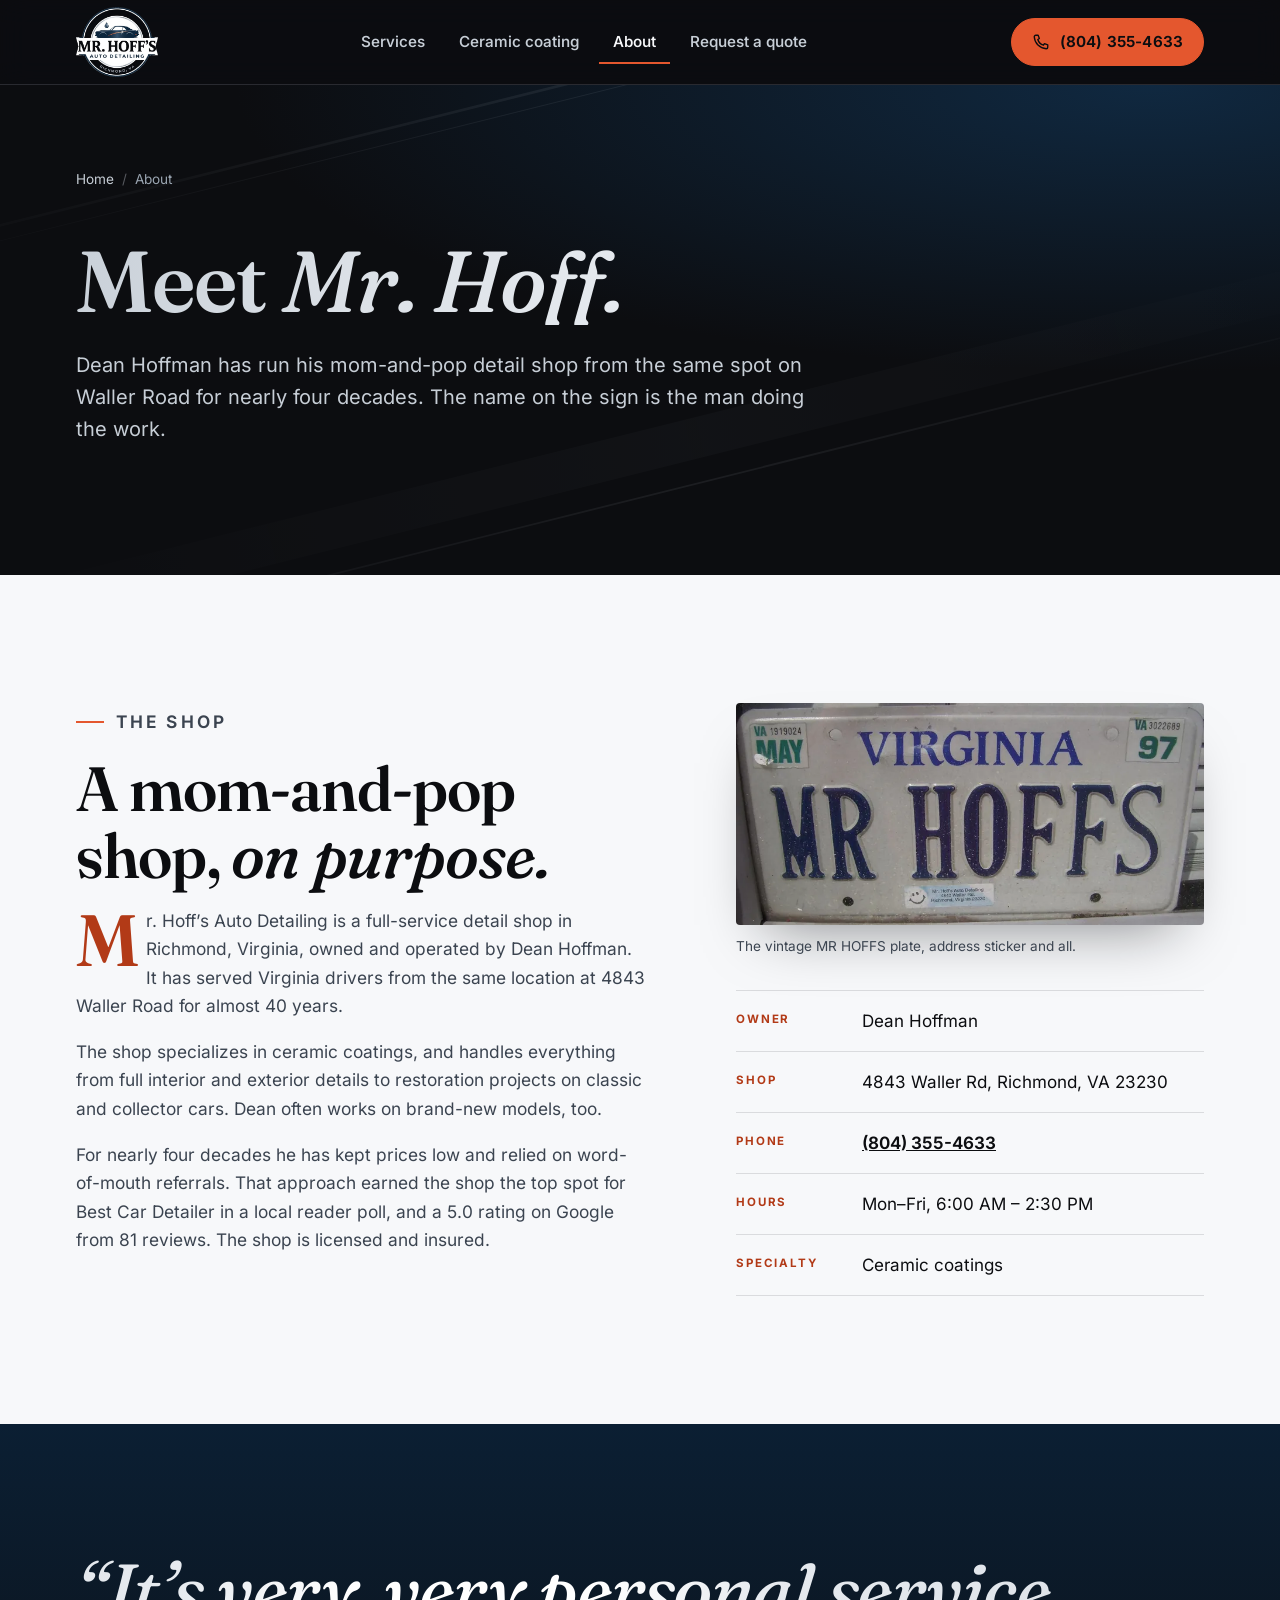
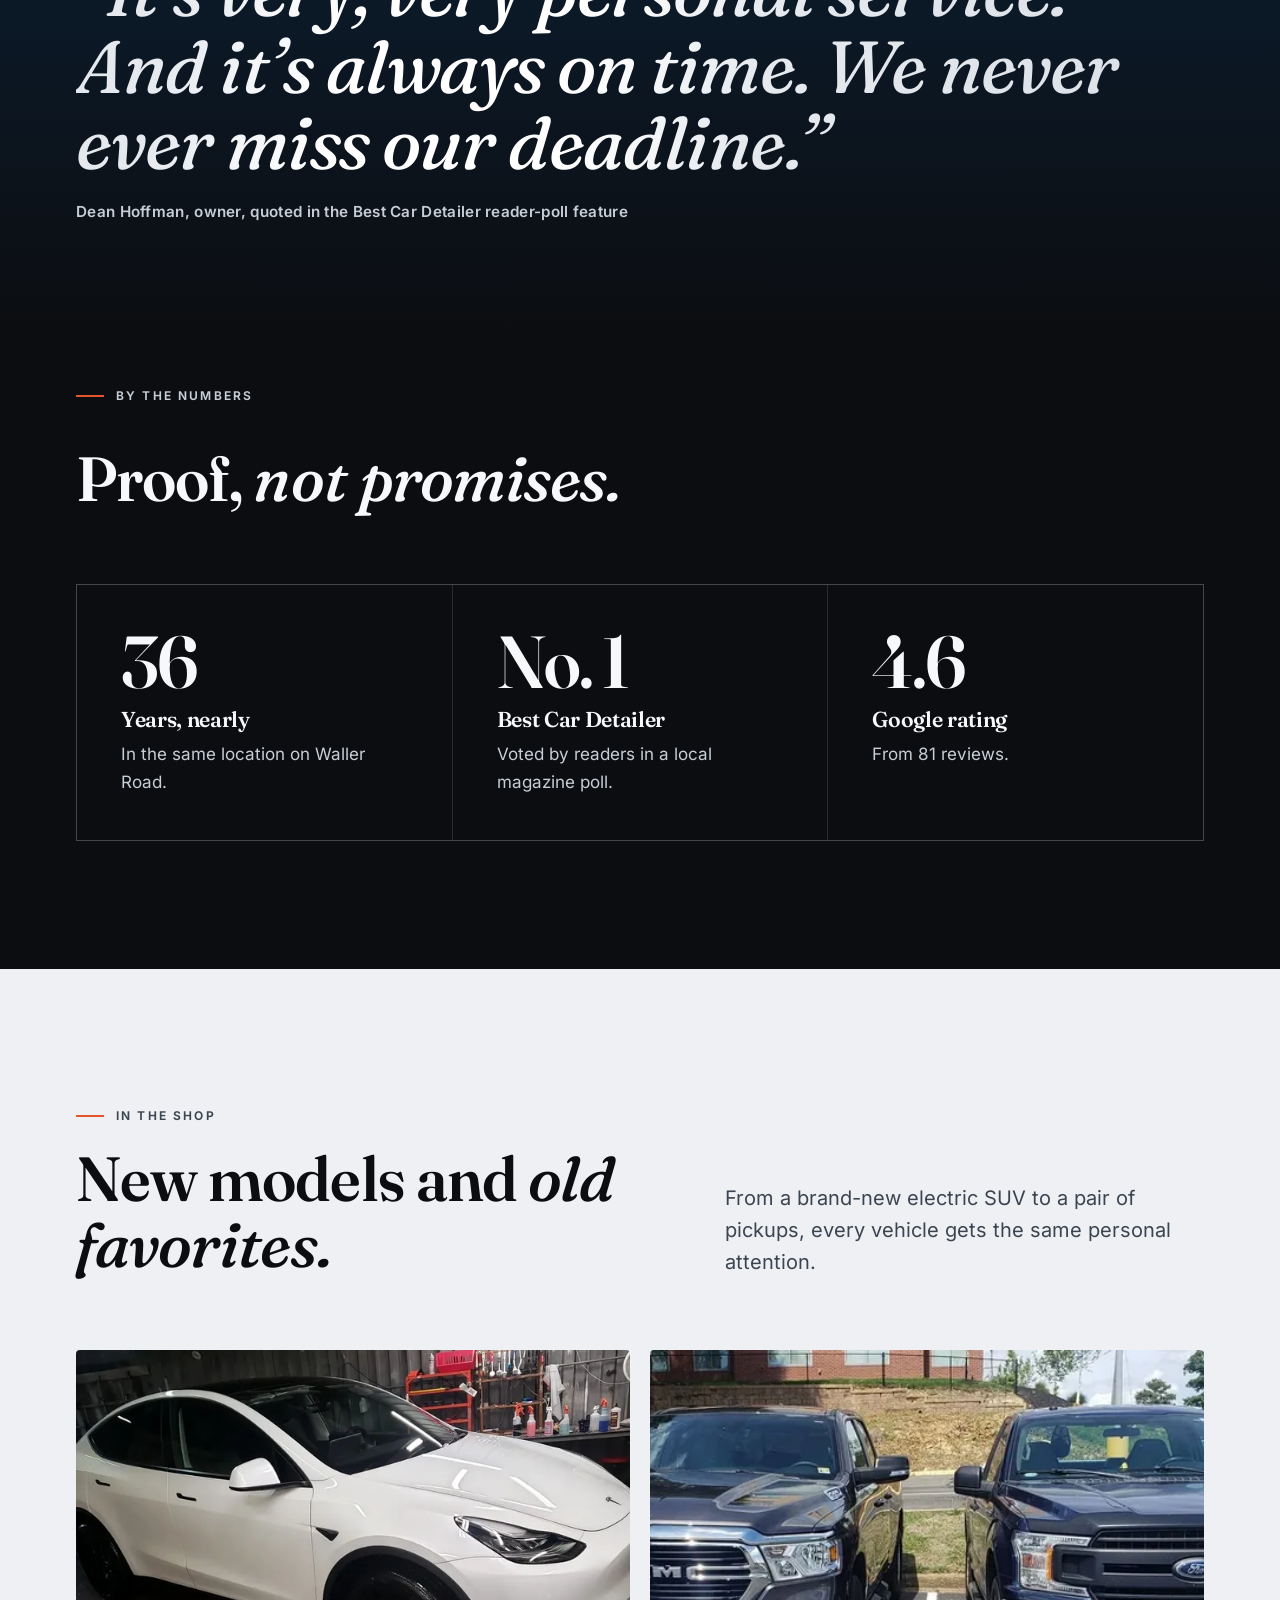
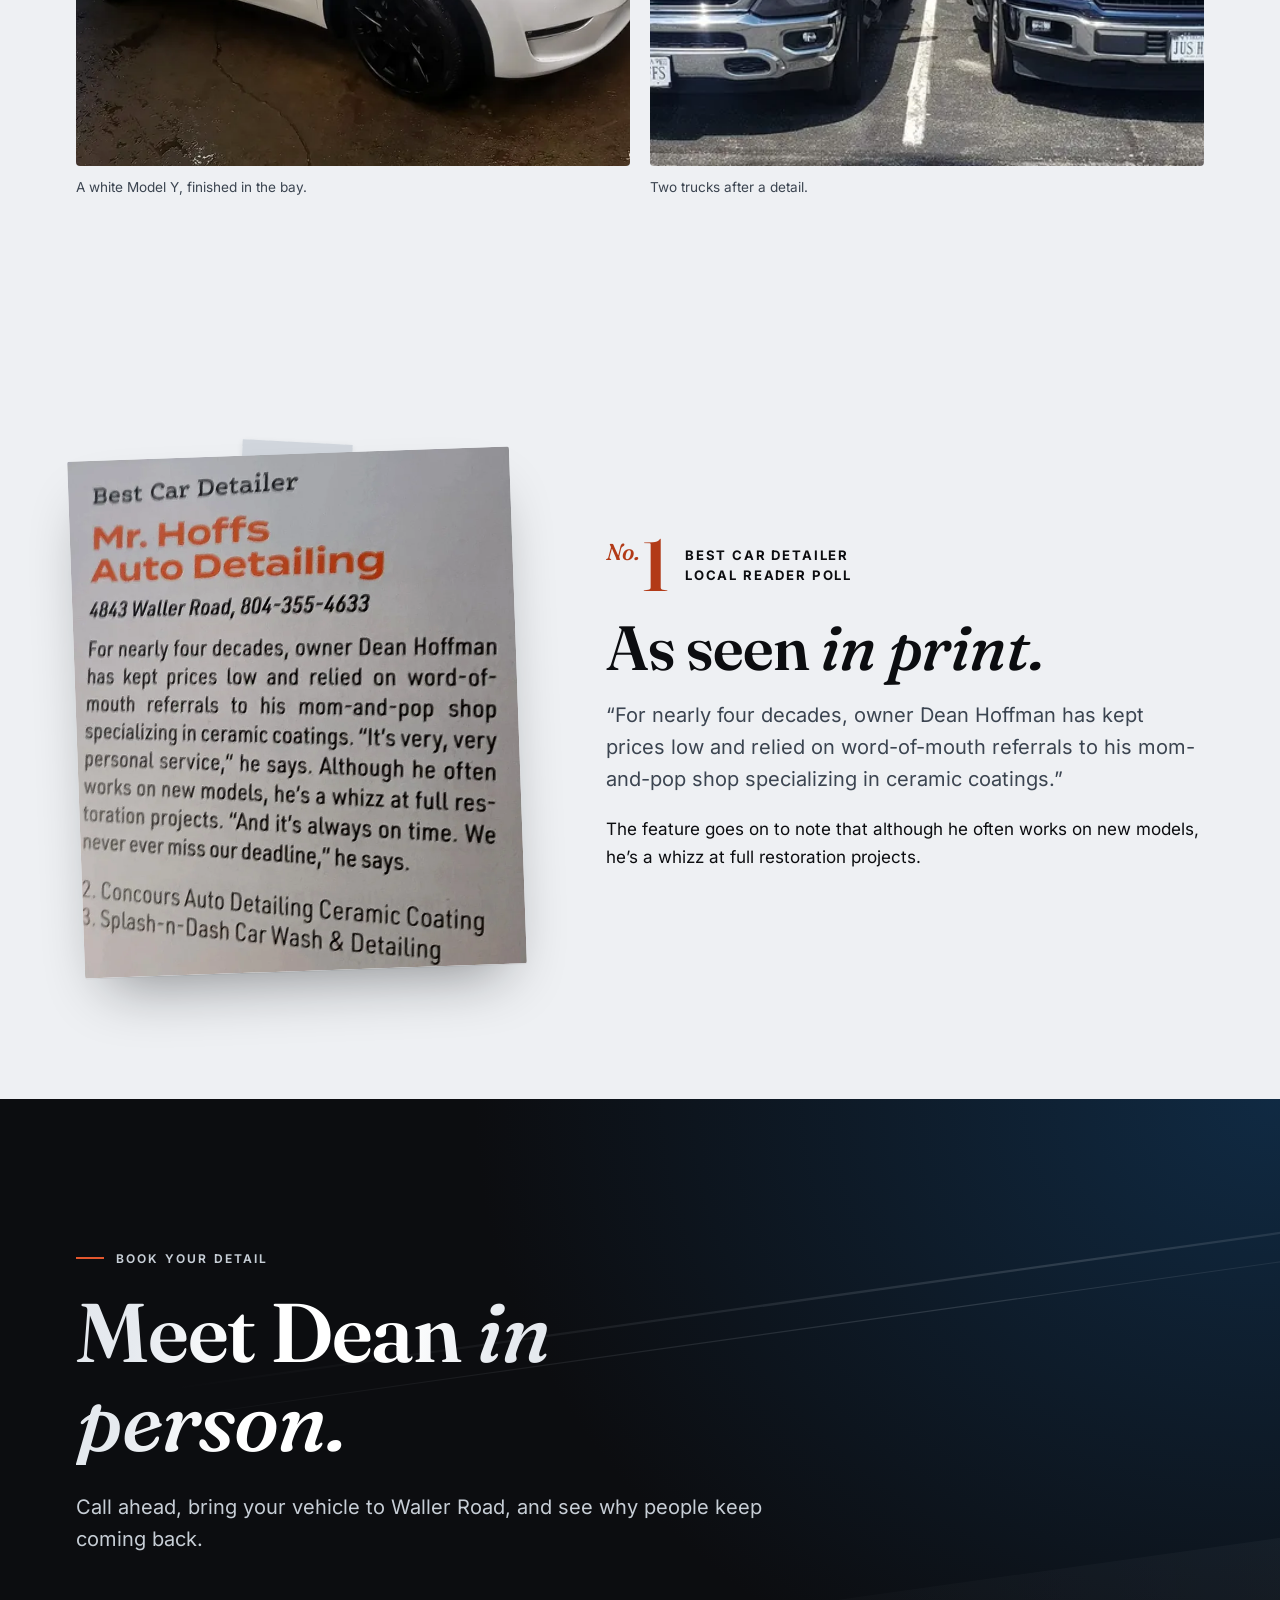
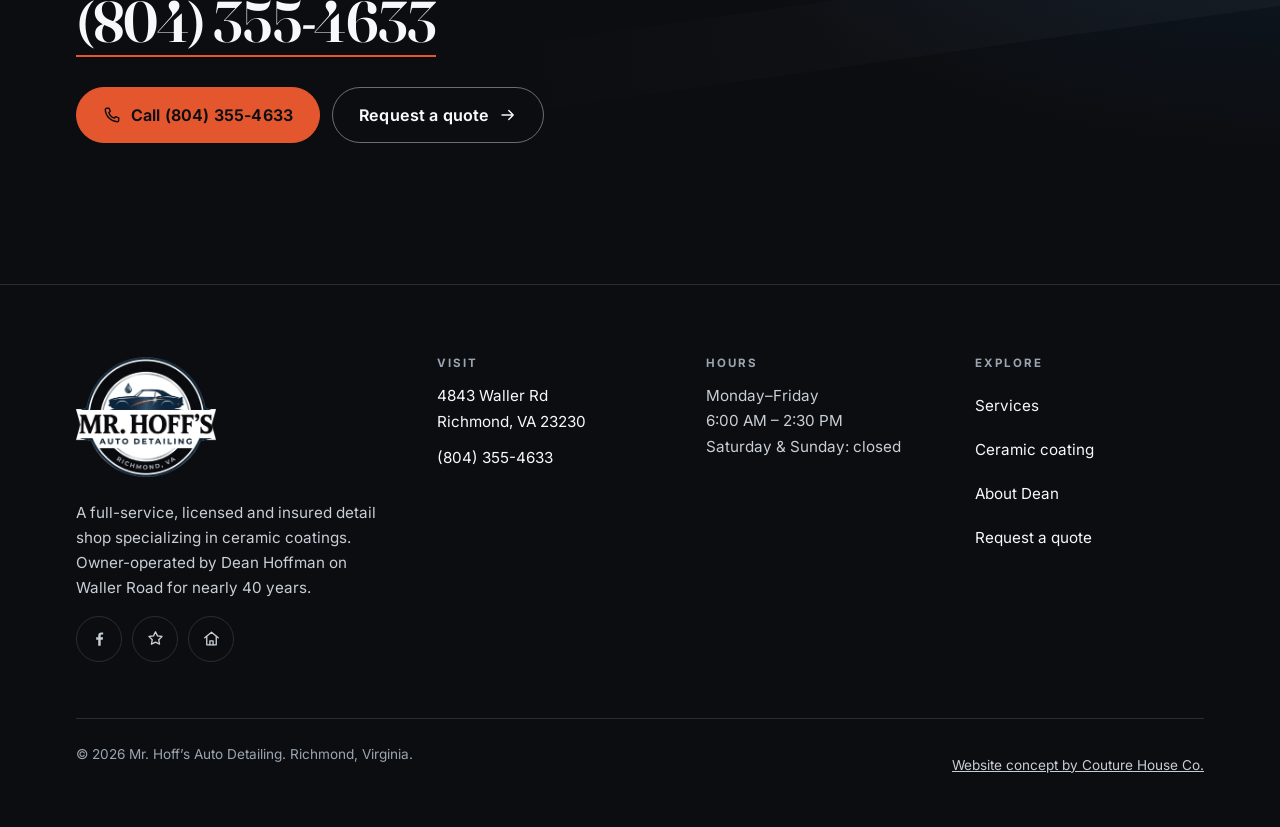
<file: about.html>
<!doctype html>
<html lang="en">
<head>
<meta charset="utf-8">
<meta name="viewport" content="width=device-width, initial-scale=1, viewport-fit=cover">
<title>About Dean Hoffman | Mr. Hoff's Detailing, Richmond, VA</title>
<meta name="description" content="Meet Dean Hoffman, owner of Mr. Hoff's Auto Detailing: a mom-and-pop ceramic coating and detail shop on Waller Road in Richmond, VA for nearly 40 years.">
<link rel="canonical" href="https://mr-hoffs-auto-detailing.netlify.app/about.html">
<meta name="theme-color" content="#0C0D10">
<meta name="robots" content="index, follow, max-image-preview:large">
<meta property="og:type" content="website">
<meta property="og:site_name" content="Mr. Hoff's Auto Detailing">
<meta property="og:title" content="About Dean Hoffman | Mr. Hoff's Detailing, Richmond, VA">
<meta property="og:description" content="Meet Dean Hoffman, owner of Mr. Hoff's Auto Detailing: a mom-and-pop ceramic coating and detail shop on Waller Road in Richmond, VA for nearly 40 years.">
<meta property="og:url" content="https://mr-hoffs-auto-detailing.netlify.app/about.html">
<meta property="og:image" content="https://mr-hoffs-auto-detailing.netlify.app/assets/img/share.jpg">
<meta property="og:image:width" content="1200">
<meta property="og:image:height" content="630">
<meta property="og:image:alt" content="Mr. Hoff's Auto Detailing, voted Best Car Detailer, Richmond, VA">
<meta property="og:locale" content="en_US">
<meta name="twitter:card" content="summary_large_image">
<meta name="twitter:title" content="About Dean Hoffman | Mr. Hoff's Detailing, Richmond, VA">
<meta name="twitter:description" content="Meet Dean Hoffman, owner of Mr. Hoff's Auto Detailing: a mom-and-pop ceramic coating and detail shop on Waller Road in Richmond, VA for nearly 40 years.">
<meta name="twitter:image" content="https://mr-hoffs-auto-detailing.netlify.app/assets/img/share.jpg">
<meta name="geo.region" content="US-VA">
<meta name="geo.placename" content="Richmond">
<link rel="icon" href="assets/img/favicon.svg" type="image/svg+xml">
<link rel="icon" href="assets/img/favicon-32.png" sizes="32x32" type="image/png">
<link rel="apple-touch-icon" href="assets/img/apple-touch-icon.png">
<link rel="manifest" href="site.webmanifest">
<link rel="preload" href="assets/fonts/fraunces-latin-opsz-normal.woff2" as="font" type="font/woff2" crossorigin>
<link rel="preload" href="assets/fonts/inter-latin-wght-normal.woff2" as="font" type="font/woff2" crossorigin>
<link rel="stylesheet" href="assets/css/fonts.css?v=20260930b">
<link rel="stylesheet" href="assets/css/site.css?v=20260930b">
<script>document.documentElement.classList.add('js');</script>
<script src="assets/js/site.js" defer></script>
<script type="application/ld+json">{"@context":"https://schema.org","@type":"AutoWash","@id":"https://mr-hoffs-auto-detailing.netlify.app/#business","additionalType":"https://en.wikipedia.org/wiki/Auto_detailing","name":"Mr. Hoff's Auto Detailing","alternateName":["Mr. Hoffs Auto Detailing","MR.HOFFS AUTO DETAILING"],"description":"Auto detailing and ceramic coating. A full-service, licensed and insured mom-and-pop detail shop run by owner Dean Hoffman at the same Richmond, VA location for nearly 40 years.","url":"https://mr-hoffs-auto-detailing.netlify.app/","logo":"https://mr-hoffs-auto-detailing.netlify.app/assets/img/mr-hoffs-logo.png","image":["https://mr-hoffs-auto-detailing.netlify.app/assets/img/share.jpg","https://mr-hoffs-auto-detailing.netlify.app/assets/img/white-tesla-model-y-detailed.webp"],"telephone":"+1-804-355-4633","priceRange":"$$","address":{"@type":"PostalAddress","streetAddress":"4843 Waller Rd","addressLocality":"Richmond","addressRegion":"VA","postalCode":"23230","addressCountry":"US"},"openingHoursSpecification":[{"@type":"OpeningHoursSpecification","dayOfWeek":["Monday","Tuesday","Wednesday","Thursday","Friday"],"opens":"06:00","closes":"14:30"}],"areaServed":[{"@type":"City","name":"Richmond, VA"},{"@type":"AdministrativeArea","name":"Greater Richmond, Virginia"}],"sameAs":["https://www.facebook.com/profile.php?id=100057621011051","https://nextdoor.com/pages/mr-hoffs-auto-detailing-richmond-va/","https://www.yelp.com/biz/mr-hoffs-auto-detailing-richmond"],"award":"Voted Best Car Detailer in a local reader poll","slogan":"It's very, very personal service.","hasMap":"https://www.google.com/maps/search/?api=1&query=Mr.+Hoff%27s+Auto+Detailing+4843+Waller+Rd+Richmond+VA+23230","hasOfferCatalog":{"@type":"OfferCatalog","name":"Detailing services","itemListElement":[{"@type":"Offer","itemOffered":{"@type":"Service","name":"Full-service detailing","description":"Complete interior and exterior detailing.","url":"https://mr-hoffs-auto-detailing.netlify.app/services.html#full-detail"}},{"@type":"Offer","itemOffered":{"@type":"Service","name":"Interior detailing","description":"Deep cleaning of the cabin: seats, carpets, mats, dash, console, trim and glass.","url":"https://mr-hoffs-auto-detailing.netlify.app/services.html#interior"}},{"@type":"Offer","itemOffered":{"@type":"Service","name":"Exterior detailing","description":"Wash, decontamination, wheels, tires, glass and a protected, glossy finish.","url":"https://mr-hoffs-auto-detailing.netlify.app/services.html#exterior"}},{"@type":"Offer","itemOffered":{"@type":"Service","name":"Ceramic coating","description":"Shop specialty: a hard, glossy, hydrophobic protective coating over properly prepared paint.","url":"https://mr-hoffs-auto-detailing.netlify.app/services.html#ceramic-coating"}},{"@type":"Offer","itemOffered":{"@type":"Service","name":"Paint prep for ceramic coating","description":"Decontamination and polishing to prepare paint before a ceramic coating.","url":"https://mr-hoffs-auto-detailing.netlify.app/services.html#paint-prep"}},{"@type":"Offer","itemOffered":{"@type":"Service","name":"Restoration detailing","description":"Detailing for classic, collector and long-stored vehicles.","url":"https://mr-hoffs-auto-detailing.netlify.app/services.html#restoration"}},{"@type":"Offer","itemOffered":{"@type":"Service","name":"New-vehicle protection","description":"Protecting the finish of new vehicles from day one.","url":"https://mr-hoffs-auto-detailing.netlify.app/services.html#new-car"}}]}}</script>
<script type="application/ld+json">{"@context":"https://schema.org","@type":"BreadcrumbList","itemListElement":[{"@type":"ListItem","position":1,"name":"Home","item":"https://mr-hoffs-auto-detailing.netlify.app/"},{"@type":"ListItem","position":2,"name":"About","item":"https://mr-hoffs-auto-detailing.netlify.app/about.html"}]}</script>
<script type="application/ld+json">{"@context":"https://schema.org","@type":"AboutPage","name":"About Mr. Hoff's Auto Detailing","url":"https://mr-hoffs-auto-detailing.netlify.app/about.html","about":{"@id":"https://mr-hoffs-auto-detailing.netlify.app/#business"},"mentions":{"@type":"Person","name":"Dean Hoffman","jobTitle":"Owner","worksFor":{"@id":"https://mr-hoffs-auto-detailing.netlify.app/#business"}}}</script>
</head>
<body>
<a class="skip-link" href="#main">Skip to content</a>
<header class="site-header">
<div class="wrap">
<a class="brand" href="index.html" aria-label="Mr. Hoff's Auto Detailing, home"><img src="assets/img/mr-hoffs-logo.webp" width="600" height="514" alt="Mr. Hoff's Auto Detailing"></a>
<nav class="nav" aria-label="Main"><ul><li><a href="services.html">Services</a></li><li><a href="index.html#ceramic">Ceramic coating</a></li><li><a href="about.html" aria-current="page">About</a></li><li><a href="contact.html">Request a quote</a></li></ul></nav>
<div class="header-cta"><a class="btn btn--primary" href="tel:+18043554633"><svg viewBox="0 0 24 24" fill="none" stroke="currentColor" stroke-width="1.8" stroke-linecap="round" stroke-linejoin="round" aria-hidden="true"><path d="M5 3h3.2l1.6 4.4-2.1 1.3a11.5 11.5 0 0 0 7.6 7.6l1.3-2.1L21 15.8V19a2 2 0 0 1-2 2A17 17 0 0 1 3 5a2 2 0 0 1 2-2z"/></svg><span>(804) 355-4633</span></a></div>
<button class="menu-btn" type="button" aria-expanded="false" aria-controls="mobile-nav"><span class="bars" aria-hidden="true"><span></span><span></span><span></span></span><span class="menu-label">Menu</span></button>
</div>
</header>
<div class="mobile-nav" id="mobile-nav" hidden>
<nav aria-label="Mobile"><ul><li><a class="m-link" href="index.html">Home<svg viewBox="0 0 24 24" fill="none" stroke="currentColor" stroke-width="1.8" stroke-linecap="round" stroke-linejoin="round" aria-hidden="true"><path d="M4 12h15M13 6l6 6-6 6"/></svg></a></li><li><a class="m-link" href="services.html">Services<svg viewBox="0 0 24 24" fill="none" stroke="currentColor" stroke-width="1.8" stroke-linecap="round" stroke-linejoin="round" aria-hidden="true"><path d="M4 12h15M13 6l6 6-6 6"/></svg></a></li><li><a class="m-link" href="index.html#ceramic">Ceramic coating<svg viewBox="0 0 24 24" fill="none" stroke="currentColor" stroke-width="1.8" stroke-linecap="round" stroke-linejoin="round" aria-hidden="true"><path d="M4 12h15M13 6l6 6-6 6"/></svg></a></li><li><a class="m-link" href="about.html" aria-current="page">About<svg viewBox="0 0 24 24" fill="none" stroke="currentColor" stroke-width="1.8" stroke-linecap="round" stroke-linejoin="round" aria-hidden="true"><path d="M4 12h15M13 6l6 6-6 6"/></svg></a></li><li><a class="m-link" href="contact.html">Request a quote<svg viewBox="0 0 24 24" fill="none" stroke="currentColor" stroke-width="1.8" stroke-linecap="round" stroke-linejoin="round" aria-hidden="true"><path d="M4 12h15M13 6l6 6-6 6"/></svg></a></li></ul></nav>
<div class="btn-row"><a class="btn btn--primary" href="tel:+18043554633"><svg viewBox="0 0 24 24" fill="none" stroke="currentColor" stroke-width="1.8" stroke-linecap="round" stroke-linejoin="round" aria-hidden="true"><path d="M5 3h3.2l1.6 4.4-2.1 1.3a11.5 11.5 0 0 0 7.6 7.6l1.3-2.1L21 15.8V19a2 2 0 0 1-2 2A17 17 0 0 1 3 5a2 2 0 0 1 2-2z"/></svg>Call (804) 355-4633</a></div>
<p class="m-meta">4843 Waller Rd, Richmond, VA 23230<br><strong>Mon&#8211;Fri</strong> 6:00 AM &#8211; 2:30 PM</p>
</div>

<main id="main">
<section class="page-hero">
<div class="hero-reflect" aria-hidden="true"><svg viewBox="0 0 1440 900" preserveAspectRatio="xMidYMid slice">
<defs><linearGradient id="rfabo" x1="0" y1="0" x2="1" y2="0"><stop offset="0" stop-color="#C7CED6" stop-opacity="0"/><stop offset=".5" stop-color="#C7CED6" stop-opacity=".22"/><stop offset="1" stop-color="#C7CED6" stop-opacity="0"/></linearGradient></defs>
<g transform="rotate(-14 720 450)"><rect x="-200" y="160" width="1900" height="3" fill="url(#rfabo)"/><rect x="-200" y="178" width="1900" height="1" fill="url(#rfabo)"/>
<rect x="-200" y="560" width="1900" height="46" rx="23" fill="url(#rfabo)" opacity=".35"/><rect x="-200" y="632" width="1900" height="2" fill="url(#rfabo)"/></g></svg></div>
<div class="wrap">
<nav class="crumbs" aria-label="Breadcrumb"><ol><li><a href="index.html">Home</a></li><li><span aria-current="page">About</span></li></ol></nav>
<h1 class="h1 sheen">Meet <em>Mr. Hoff.</em></h1>
<p class="lede">Dean Hoffman has run his mom-and-pop detail shop from the same spot on Waller Road for nearly four decades. The name on the sign is the man doing the work.</p>

</div>
</section>
<section class="section light" aria-labelledby="story-title">
<div class="wrap about-intro">
<div class="prose reveal">
<p class="eyebrow">The shop</p>
<h2 class="h2" id="story-title">A mom-and-pop shop, <em>on purpose.</em></h2>
<p class="first">Mr. Hoff&#8217;s Auto Detailing is a full-service detail shop in Richmond, Virginia, owned and operated by Dean Hoffman. It has served Virginia drivers from the same location at 4843 Waller Road for almost 40 years.</p>
<p>The shop specializes in ceramic coatings, and handles everything from full interior and exterior details to restoration projects on classic and collector cars. Dean often works on brand-new models, too.</p>
<p>For nearly four decades he has kept prices low and relied on word-of-mouth referrals. That approach earned the shop the top spot for Best Car Detailer in a local reader poll, and a 5.0 rating on Google from 81 reviews. The shop is licensed and insured.</p>
</div>
<div class="reveal" data-delay="1">
<figure class="plate-solo"><img src="assets/img/mr-hoffs-virginia-vanity-plate.webp" srcset="assets/img/mr-hoffs-virginia-vanity-plate-800.webp 800w, assets/img/mr-hoffs-virginia-vanity-plate.webp 1600w" sizes="(min-width: 960px) 40vw, 100vw" width="1600" height="760" alt="Vintage Virginia license plate reading MR HOFFS with the shop's address sticker" loading="lazy" decoding="async"><figcaption>The vintage MR HOFFS plate, address sticker and all.</figcaption></figure>
<dl class="shop-card">
<div><dt>Owner</dt><dd>Dean Hoffman</dd></div>
<div><dt>Shop</dt><dd>4843 Waller Rd, Richmond, VA 23230</dd></div>
<div><dt>Phone</dt><dd><a href="tel:+18043554633">(804) 355-4633</a></dd></div>
<div><dt>Hours</dt><dd>Mon&#8211;Fri, 6:00 AM &#8211; 2:30 PM</dd></div>
<div><dt>Specialty</dt><dd>Ceramic coatings</dd></div>
</dl>
</div>
</div>
</section>

<section class="section dark-mid" aria-labelledby="quote-title">
<div class="wrap">
<h2 class="visually-hidden" id="quote-title">In Dean&#8217;s words</h2>
<blockquote class="big-quote reveal"><p class="sheen">&#8220;It&#8217;s very, very personal service. And it&#8217;s always on time. We never ever miss our deadline.&#8221;</p><footer>Dean Hoffman, owner, quoted in the Best Car Detailer reader-poll feature</footer></blockquote>
</div>
</section>

<section class="section dark tight-top" aria-labelledby="pillars-title">
<div class="wrap">
<div class="section-head"><p class="eyebrow">By the numbers</p><h2 class="h2" id="pillars-title">Proof, <em>not promises.</em></h2></div>
<div class="pillars">
<div class="pillar streak streak--dark reveal"><span class="big" data-count="40"><span class="n">40</span></span><h3>Years, nearly</h3><p>In the same location on Waller Road.</p></div>
<div class="pillar streak streak--dark reveal" data-delay="1"><span class="big">No. 1</span><h3>Best Car Detailer</h3><p>Voted by readers in a local magazine poll.</p></div>
<div class="pillar streak streak--dark reveal" data-delay="2"><span class="big" data-count="5.0" data-decimals="1"><span class="n">5.0</span></span><h3>Google rating</h3><p>From 81 reviews.</p></div>
</div>
</div>
</section>

<section class="section paper" aria-labelledby="work-title">
<div class="wrap">
<div class="section-head split"><div><p class="eyebrow">In the shop</p><h2 class="h2" id="work-title">New models and <em>old favorites.</em></h2></div>
<p class="lede">From a brand-new electric SUV to a pair of pickups, every vehicle gets the same personal attention.</p></div>
<div class="photo-pair">
<figure class="reveal"><img src="assets/img/white-tesla-model-y-detailed.webp" srcset="assets/img/white-tesla-model-y-detailed-800.webp 800w, assets/img/white-tesla-model-y-detailed.webp 1440w" sizes="(min-width: 820px) 58vw, 100vw" width="1440" height="940" alt="White Tesla Model Y glossy after a detail inside the Mr. Hoff's shop" loading="lazy" decoding="async"><figcaption>A white Model Y, finished in the bay.</figcaption></figure>
<figure class="reveal" data-delay="1"><img src="assets/img/detailed-trucks-mr-hoffs-plate.webp" srcset="assets/img/detailed-trucks-mr-hoffs-plate-800.webp 800w, assets/img/detailed-trucks-mr-hoffs-plate.webp 1320w" sizes="(min-width: 820px) 40vw, 100vw" width="1320" height="580" alt="Two dark pickup trucks side by side after detailing, one with the MR HOFFS plate" loading="lazy" decoding="async"><figcaption>Two trucks after a detail.</figcaption></figure>
</div>
</div>
</section>

<section class="section press" aria-labelledby="print-title">
<div class="wrap press-grid">
<figure class="clipping reveal"><span class="tape" aria-hidden="true"></span><img src="assets/img/best-car-detailer-press-clipping.webp" srcset="assets/img/best-car-detailer-press-clipping-800.webp 800w, assets/img/best-car-detailer-press-clipping.webp 975w" sizes="(min-width: 960px) 36vw, 100vw" width="975" height="1140" alt="Printed magazine page naming Mr. Hoffs Auto Detailing number one Best Car Detailer" loading="lazy" decoding="async"><figcaption class="visually-hidden">The printed reader-poll feature.</figcaption></figure>
<div>
<div class="press-kicker"><span class="press-rank"><span class="no">No.</span>1</span><p>Best Car Detailer<br>Local reader poll</p></div>
<h2 class="h2" id="print-title">As seen <em>in print.</em></h2>
<p class="lede">&#8220;For nearly four decades, owner Dean Hoffman has kept prices low and relied on word-of-mouth referrals to his mom-and-pop shop specializing in ceramic coatings.&#8221;</p>
<p>The feature goes on to note that although he often works on new models, he&#8217;s a whizz at full restoration projects.</p>
</div>
</div>
</section>
<section class="cta-band" aria-labelledby="cta-title">
<div class="lines" aria-hidden="true"><svg viewBox="0 0 1440 700" preserveAspectRatio="xMidYMid slice"><defs><linearGradient id="cl" x1="0" y1="0" x2="1" y2="0"><stop offset="0" stop-color="#C7CED6" stop-opacity="0"/><stop offset=".6" stop-color="#C7CED6" stop-opacity=".35"/><stop offset="1" stop-color="#C7CED6" stop-opacity="0"/></linearGradient></defs>
<g transform="rotate(-8 720 350)"><rect x="300" y="200" width="1400" height="2" fill="url(#cl)"/><rect x="200" y="226" width="1400" height="1" fill="url(#cl)"/><rect x="500" y="470" width="1300" height="60" rx="30" fill="url(#cl)" opacity=".25"/></g></svg></div>
<div class="wrap">
<p class="eyebrow">Book your detail</p>
<h2 class="h2 sheen" id="cta-title">Meet Dean <em>in person.</em></h2>
<p class="lede">Call ahead, bring your vehicle to Waller Road, and see why people keep coming back.</p>
<a class="cta-phone" href="tel:+18043554633">(804) 355-4633</a>
<div class="btn-row"><a class="btn btn--primary" href="tel:+18043554633"><svg viewBox="0 0 24 24" fill="none" stroke="currentColor" stroke-width="1.8" stroke-linecap="round" stroke-linejoin="round" aria-hidden="true"><path d="M5 3h3.2l1.6 4.4-2.1 1.3a11.5 11.5 0 0 0 7.6 7.6l1.3-2.1L21 15.8V19a2 2 0 0 1-2 2A17 17 0 0 1 3 5a2 2 0 0 1 2-2z"/></svg>Call (804) 355-4633</a><a class="btn btn--ghost" href="contact.html">Request a quote <svg viewBox="0 0 24 24" fill="none" stroke="currentColor" stroke-width="1.8" stroke-linecap="round" stroke-linejoin="round" aria-hidden="true"><path d="M4 12h15M13 6l6 6-6 6"/></svg></a></div>
</div>
</section>
</main>
<footer class="site-footer">
<div class="wrap">
<div class="footer-grid">
<div class="footer-brand">
<a class="brand" href="index.html" aria-label="Mr. Hoff's Auto Detailing, home"><img src="assets/img/mr-hoffs-logo.webp" width="600" height="514" alt="Mr. Hoff's Auto Detailing"></a>
<p>A full-service, licensed and insured detail shop specializing in ceramic coatings. Owner-operated by Dean Hoffman on Waller Road for nearly 40 years.</p>
<div class="socials">
<a href="https://www.facebook.com/profile.php?id=100057621011051" rel="noopener" target="_blank" aria-label="Mr. Hoff's on Facebook (opens in a new tab)"><svg viewBox="0 0 24 24" fill="currentColor" aria-hidden="true"><path d="M13.5 21v-7.5h2.6l.4-3h-3V8.6c0-.9.3-1.5 1.5-1.5h1.6V4.4c-.3 0-1.2-.1-2.3-.1-2.3 0-3.9 1.4-3.9 4v2.2H7.8v3h2.6V21z"/></svg></a>
<a href="https://www.yelp.com/biz/mr-hoffs-auto-detailing-richmond" rel="noopener" target="_blank" aria-label="Mr. Hoff's on Yelp (opens in a new tab)"><svg viewBox="0 0 24 24" fill="none" stroke="currentColor" stroke-width="1.7" stroke-linecap="round" stroke-linejoin="round" aria-hidden="true"><path d="M12 3.5l2.5 5.2 5.7.8-4.1 4 1 5.7L12 16.5l-5.1 2.7 1-5.7-4.1-4 5.7-.8z"/></svg></a>
<a href="https://nextdoor.com/pages/mr-hoffs-auto-detailing-richmond-va/" rel="noopener" target="_blank" aria-label="Mr. Hoff's on Nextdoor (opens in a new tab)"><svg viewBox="0 0 24 24" fill="none" stroke="currentColor" stroke-width="1.7" stroke-linecap="round" stroke-linejoin="round" aria-hidden="true"><path d="M3.5 11L12 4l8.5 7"/><path d="M6 9.5V20h12V9.5"/><path d="M10 20v-5h4v5"/></svg></a>
</div>
</div>
<div>
<h2>Visit</h2>
<address><a href="https://www.google.com/maps/search/?api=1&query=Mr.+Hoff%27s+Auto+Detailing+4843+Waller+Rd+Richmond+VA+23230" rel="noopener" target="_blank">4843 Waller Rd<br>Richmond, VA 23230</a></address>
<ul><li><a href="tel:+18043554633">(804) 355-4633</a></li></ul>
</div>
<div>
<h2>Hours</h2>
<p>Monday&#8211;Friday<br>6:00 AM &#8211; 2:30 PM<br>Saturday &amp; Sunday: closed</p>
</div>
<div>
<h2>Explore</h2>
<ul>
<li><a href="services.html">Services</a></li>
<li><a href="services.html#ceramic-coating">Ceramic coating</a></li>
<li><a href="about.html">About Dean</a></li>
<li><a href="contact.html">Request a quote</a></li>
</ul>
</div>
</div>
<div class="footer-base">
<span>&#169; 2026 Mr. Hoff&#8217;s Auto Detailing. Richmond, Virginia.</span>
<span><a href="https://couturehouse.co" rel="noopener">Website concept by Couture House Co.</a></span>
</div>
</div>
</footer>
<div class="mobile-bar">
<a class="btn btn--primary" href="tel:+18043554633"><svg viewBox="0 0 24 24" fill="none" stroke="currentColor" stroke-width="1.8" stroke-linecap="round" stroke-linejoin="round" aria-hidden="true"><path d="M5 3h3.2l1.6 4.4-2.1 1.3a11.5 11.5 0 0 0 7.6 7.6l1.3-2.1L21 15.8V19a2 2 0 0 1-2 2A17 17 0 0 1 3 5a2 2 0 0 1 2-2z"/></svg>Call now</a>
<a class="btn btn--ghost" href="contact.html">Get a quote</a>
</div>
</body>
</html>
</file>
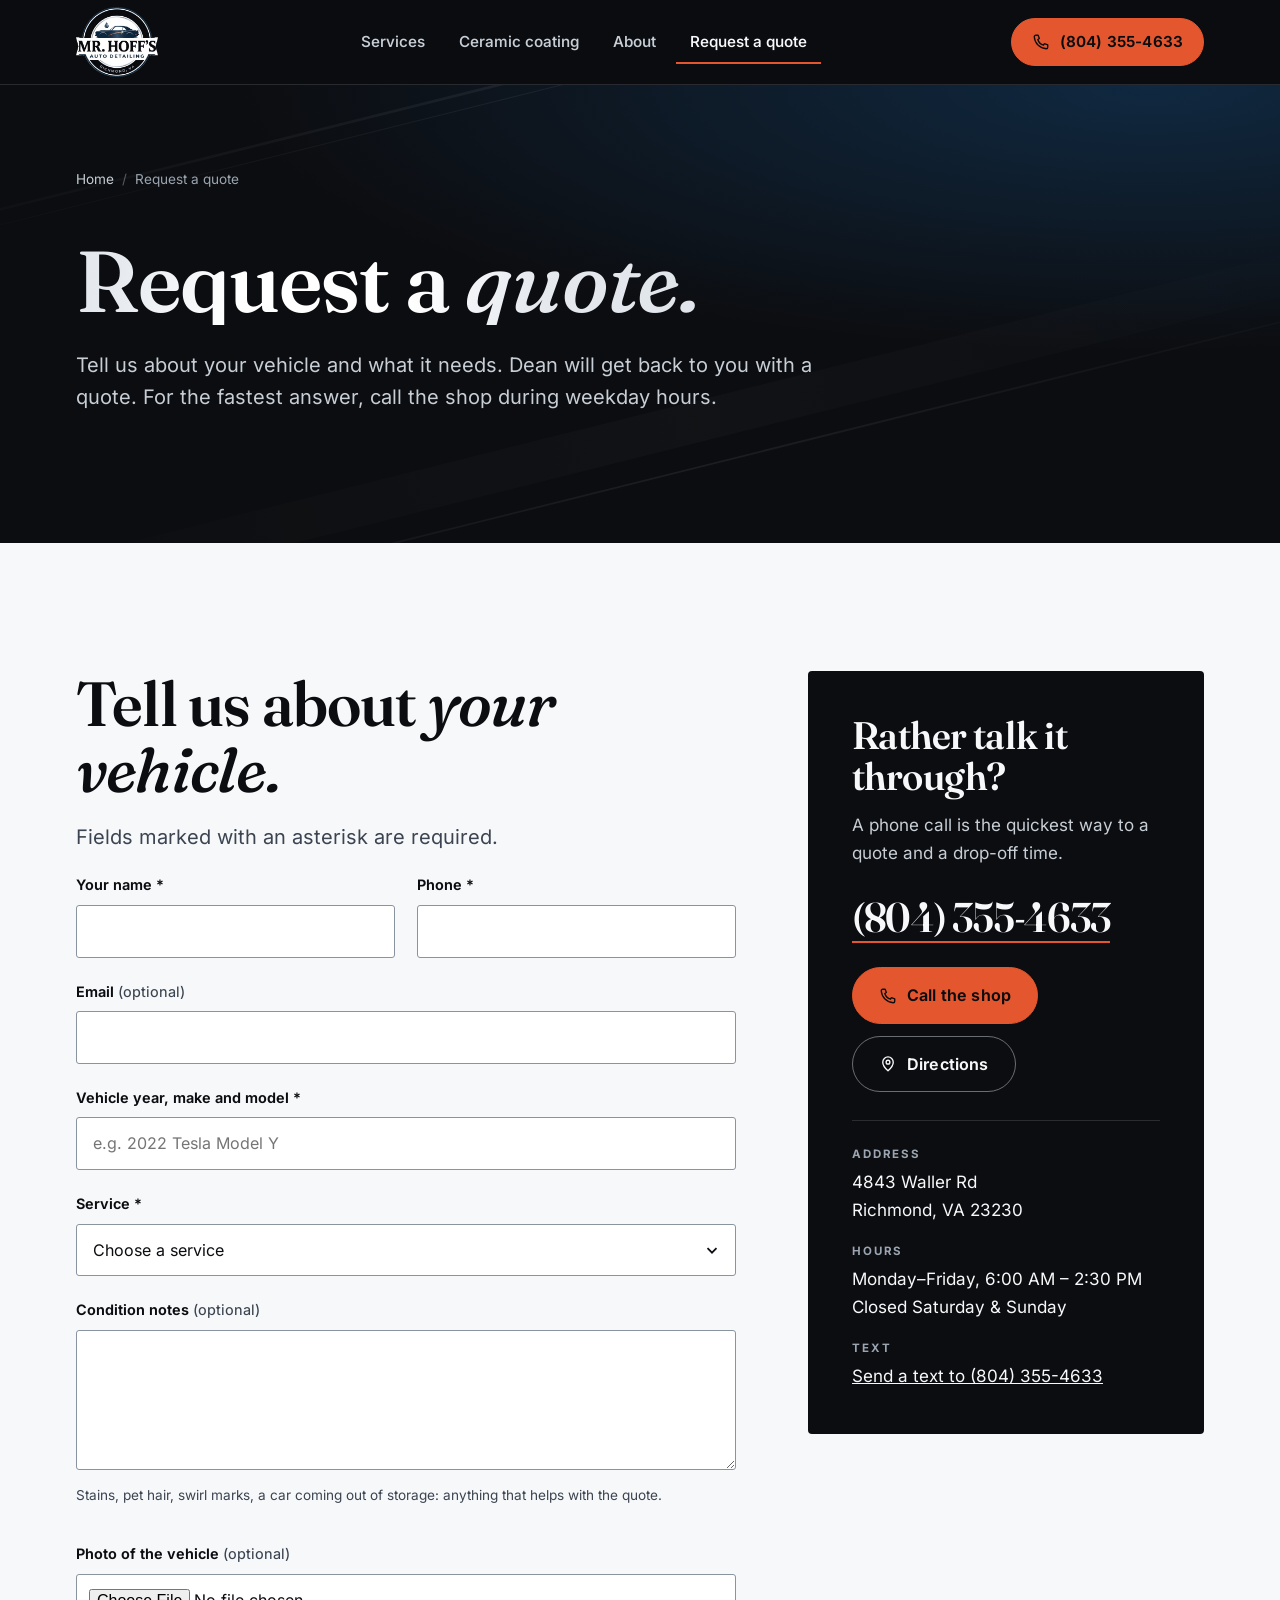
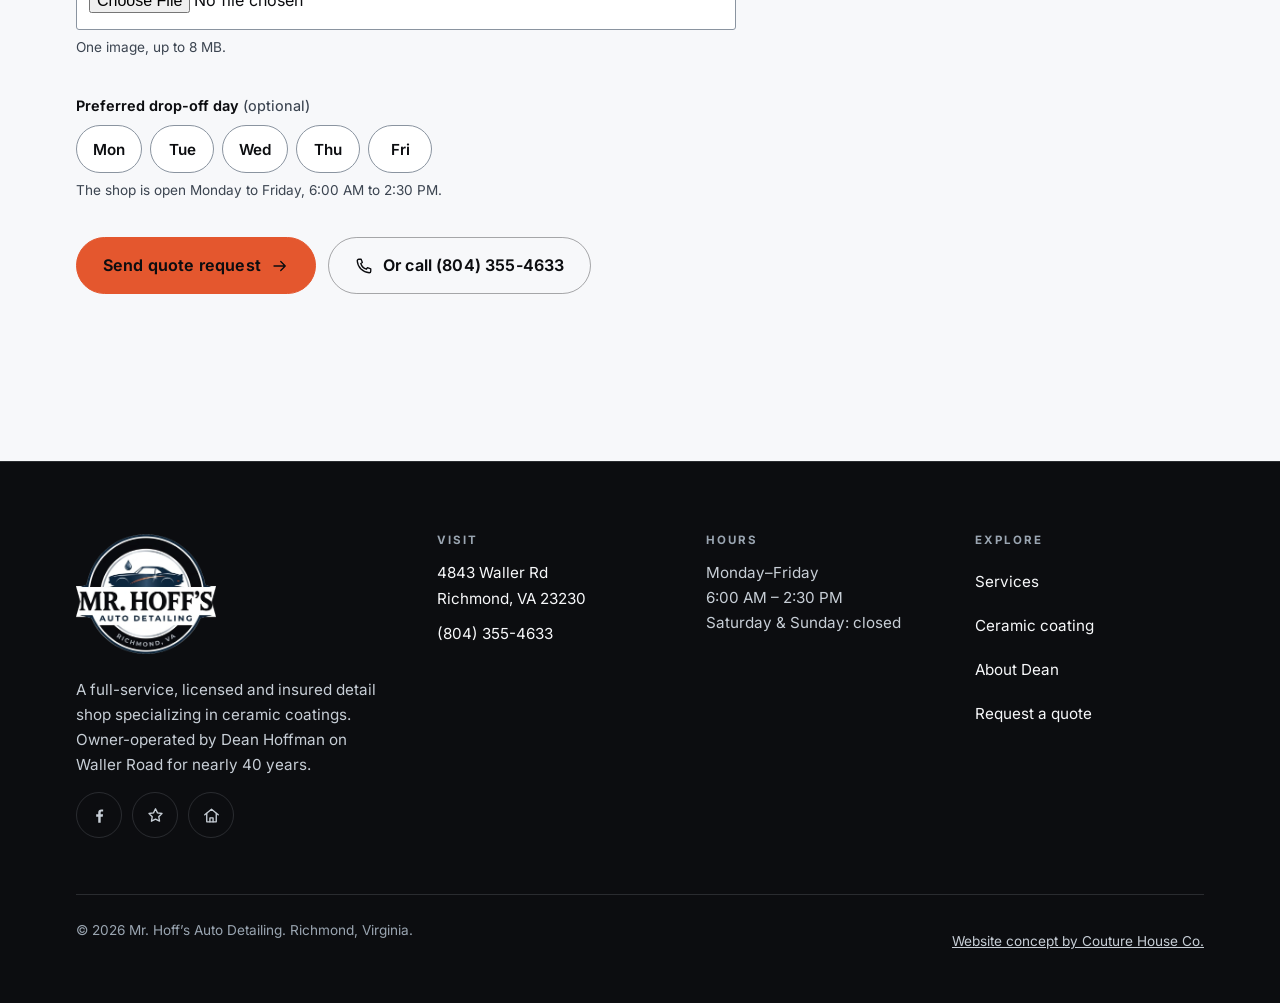
<file: contact.html>
<!doctype html>
<html lang="en">
<head>
<meta charset="utf-8">
<meta name="viewport" content="width=device-width, initial-scale=1, viewport-fit=cover">
<title>Request a Detailing Quote | Mr. Hoff's, Richmond, VA</title>
<meta name="description" content="Request a quote for detailing or ceramic coating at Mr. Hoff's, 4843 Waller Rd, Richmond, VA. Call (804) 355-4633, Mon-Fri 6:00 AM to 2:30 PM.">
<link rel="canonical" href="https://mr-hoffs-auto-detailing.netlify.app/contact.html">
<meta name="theme-color" content="#0C0D10">
<meta name="robots" content="index, follow, max-image-preview:large">
<meta property="og:type" content="website">
<meta property="og:site_name" content="Mr. Hoff's Auto Detailing">
<meta property="og:title" content="Request a Detailing Quote | Mr. Hoff's, Richmond, VA">
<meta property="og:description" content="Request a quote for detailing or ceramic coating at Mr. Hoff's, 4843 Waller Rd, Richmond, VA. Call (804) 355-4633, Mon-Fri 6:00 AM to 2:30 PM.">
<meta property="og:url" content="https://mr-hoffs-auto-detailing.netlify.app/contact.html">
<meta property="og:image" content="https://mr-hoffs-auto-detailing.netlify.app/assets/img/share.jpg">
<meta property="og:image:width" content="1200">
<meta property="og:image:height" content="630">
<meta property="og:image:alt" content="Mr. Hoff's Auto Detailing, voted Best Car Detailer, Richmond, VA">
<meta property="og:locale" content="en_US">
<meta name="twitter:card" content="summary_large_image">
<meta name="twitter:title" content="Request a Detailing Quote | Mr. Hoff's, Richmond, VA">
<meta name="twitter:description" content="Request a quote for detailing or ceramic coating at Mr. Hoff's, 4843 Waller Rd, Richmond, VA. Call (804) 355-4633, Mon-Fri 6:00 AM to 2:30 PM.">
<meta name="twitter:image" content="https://mr-hoffs-auto-detailing.netlify.app/assets/img/share.jpg">
<meta name="geo.region" content="US-VA">
<meta name="geo.placename" content="Richmond">
<link rel="icon" href="assets/img/favicon.svg" type="image/svg+xml">
<link rel="icon" href="assets/img/favicon-32.png" sizes="32x32" type="image/png">
<link rel="apple-touch-icon" href="assets/img/apple-touch-icon.png">
<link rel="manifest" href="site.webmanifest">
<link rel="preload" href="assets/fonts/fraunces-latin-opsz-normal.woff2" as="font" type="font/woff2" crossorigin>
<link rel="preload" href="assets/fonts/inter-latin-wght-normal.woff2" as="font" type="font/woff2" crossorigin>
<link rel="stylesheet" href="assets/css/fonts.css?v=20260930b">
<link rel="stylesheet" href="assets/css/site.css?v=20260930b">
<script>document.documentElement.classList.add('js');</script>
<script src="assets/js/site.js" defer></script>
<script type="application/ld+json">{"@context":"https://schema.org","@type":"AutoWash","@id":"https://mr-hoffs-auto-detailing.netlify.app/#business","additionalType":"https://en.wikipedia.org/wiki/Auto_detailing","name":"Mr. Hoff's Auto Detailing","alternateName":["Mr. Hoffs Auto Detailing","MR.HOFFS AUTO DETAILING"],"description":"Auto detailing and ceramic coating. A full-service, licensed and insured mom-and-pop detail shop run by owner Dean Hoffman at the same Richmond, VA location for nearly 40 years.","url":"https://mr-hoffs-auto-detailing.netlify.app/","logo":"https://mr-hoffs-auto-detailing.netlify.app/assets/img/mr-hoffs-logo.png","image":["https://mr-hoffs-auto-detailing.netlify.app/assets/img/share.jpg","https://mr-hoffs-auto-detailing.netlify.app/assets/img/white-tesla-model-y-detailed.webp"],"telephone":"+1-804-355-4633","priceRange":"$$","address":{"@type":"PostalAddress","streetAddress":"4843 Waller Rd","addressLocality":"Richmond","addressRegion":"VA","postalCode":"23230","addressCountry":"US"},"openingHoursSpecification":[{"@type":"OpeningHoursSpecification","dayOfWeek":["Monday","Tuesday","Wednesday","Thursday","Friday"],"opens":"06:00","closes":"14:30"}],"areaServed":[{"@type":"City","name":"Richmond, VA"},{"@type":"AdministrativeArea","name":"Greater Richmond, Virginia"}],"sameAs":["https://www.facebook.com/profile.php?id=100057621011051","https://nextdoor.com/pages/mr-hoffs-auto-detailing-richmond-va/","https://www.yelp.com/biz/mr-hoffs-auto-detailing-richmond"],"award":"Voted Best Car Detailer in a local reader poll","slogan":"It's very, very personal service.","hasMap":"https://www.google.com/maps/search/?api=1&query=Mr.+Hoff%27s+Auto+Detailing+4843+Waller+Rd+Richmond+VA+23230","hasOfferCatalog":{"@type":"OfferCatalog","name":"Detailing services","itemListElement":[{"@type":"Offer","itemOffered":{"@type":"Service","name":"Full-service detailing","description":"Complete interior and exterior detailing.","url":"https://mr-hoffs-auto-detailing.netlify.app/services.html#full-detail"}},{"@type":"Offer","itemOffered":{"@type":"Service","name":"Interior detailing","description":"Deep cleaning of the cabin: seats, carpets, mats, dash, console, trim and glass.","url":"https://mr-hoffs-auto-detailing.netlify.app/services.html#interior"}},{"@type":"Offer","itemOffered":{"@type":"Service","name":"Exterior detailing","description":"Wash, decontamination, wheels, tires, glass and a protected, glossy finish.","url":"https://mr-hoffs-auto-detailing.netlify.app/services.html#exterior"}},{"@type":"Offer","itemOffered":{"@type":"Service","name":"Ceramic coating","description":"Shop specialty: a hard, glossy, hydrophobic protective coating over properly prepared paint.","url":"https://mr-hoffs-auto-detailing.netlify.app/services.html#ceramic-coating"}},{"@type":"Offer","itemOffered":{"@type":"Service","name":"Paint prep for ceramic coating","description":"Decontamination and polishing to prepare paint before a ceramic coating.","url":"https://mr-hoffs-auto-detailing.netlify.app/services.html#paint-prep"}},{"@type":"Offer","itemOffered":{"@type":"Service","name":"Restoration detailing","description":"Detailing for classic, collector and long-stored vehicles.","url":"https://mr-hoffs-auto-detailing.netlify.app/services.html#restoration"}},{"@type":"Offer","itemOffered":{"@type":"Service","name":"New-vehicle protection","description":"Protecting the finish of new vehicles from day one.","url":"https://mr-hoffs-auto-detailing.netlify.app/services.html#new-car"}}]}}</script>
<script type="application/ld+json">{"@context":"https://schema.org","@type":"BreadcrumbList","itemListElement":[{"@type":"ListItem","position":1,"name":"Home","item":"https://mr-hoffs-auto-detailing.netlify.app/"},{"@type":"ListItem","position":2,"name":"Request a quote","item":"https://mr-hoffs-auto-detailing.netlify.app/contact.html"}]}</script>
<script type="application/ld+json">{"@context":"https://schema.org","@type":"ContactPage","name":"Request a detailing quote","url":"https://mr-hoffs-auto-detailing.netlify.app/contact.html","about":{"@id":"https://mr-hoffs-auto-detailing.netlify.app/#business"}}</script>
</head>
<body>
<a class="skip-link" href="#main">Skip to content</a>
<header class="site-header">
<div class="wrap">
<a class="brand" href="index.html" aria-label="Mr. Hoff's Auto Detailing, home"><img src="assets/img/mr-hoffs-logo.webp" width="600" height="514" alt="Mr. Hoff's Auto Detailing"></a>
<nav class="nav" aria-label="Main"><ul><li><a href="services.html">Services</a></li><li><a href="index.html#ceramic">Ceramic coating</a></li><li><a href="about.html">About</a></li><li><a href="contact.html" aria-current="page">Request a quote</a></li></ul></nav>
<div class="header-cta"><a class="btn btn--primary" href="tel:+18043554633"><svg viewBox="0 0 24 24" fill="none" stroke="currentColor" stroke-width="1.8" stroke-linecap="round" stroke-linejoin="round" aria-hidden="true"><path d="M5 3h3.2l1.6 4.4-2.1 1.3a11.5 11.5 0 0 0 7.6 7.6l1.3-2.1L21 15.8V19a2 2 0 0 1-2 2A17 17 0 0 1 3 5a2 2 0 0 1 2-2z"/></svg><span>(804) 355-4633</span></a></div>
<button class="menu-btn" type="button" aria-expanded="false" aria-controls="mobile-nav"><span class="bars" aria-hidden="true"><span></span><span></span><span></span></span><span class="menu-label">Menu</span></button>
</div>
</header>
<div class="mobile-nav" id="mobile-nav" hidden>
<nav aria-label="Mobile"><ul><li><a class="m-link" href="index.html">Home<svg viewBox="0 0 24 24" fill="none" stroke="currentColor" stroke-width="1.8" stroke-linecap="round" stroke-linejoin="round" aria-hidden="true"><path d="M4 12h15M13 6l6 6-6 6"/></svg></a></li><li><a class="m-link" href="services.html">Services<svg viewBox="0 0 24 24" fill="none" stroke="currentColor" stroke-width="1.8" stroke-linecap="round" stroke-linejoin="round" aria-hidden="true"><path d="M4 12h15M13 6l6 6-6 6"/></svg></a></li><li><a class="m-link" href="index.html#ceramic">Ceramic coating<svg viewBox="0 0 24 24" fill="none" stroke="currentColor" stroke-width="1.8" stroke-linecap="round" stroke-linejoin="round" aria-hidden="true"><path d="M4 12h15M13 6l6 6-6 6"/></svg></a></li><li><a class="m-link" href="about.html">About<svg viewBox="0 0 24 24" fill="none" stroke="currentColor" stroke-width="1.8" stroke-linecap="round" stroke-linejoin="round" aria-hidden="true"><path d="M4 12h15M13 6l6 6-6 6"/></svg></a></li><li><a class="m-link" href="contact.html" aria-current="page">Request a quote<svg viewBox="0 0 24 24" fill="none" stroke="currentColor" stroke-width="1.8" stroke-linecap="round" stroke-linejoin="round" aria-hidden="true"><path d="M4 12h15M13 6l6 6-6 6"/></svg></a></li></ul></nav>
<div class="btn-row"><a class="btn btn--primary" href="tel:+18043554633"><svg viewBox="0 0 24 24" fill="none" stroke="currentColor" stroke-width="1.8" stroke-linecap="round" stroke-linejoin="round" aria-hidden="true"><path d="M5 3h3.2l1.6 4.4-2.1 1.3a11.5 11.5 0 0 0 7.6 7.6l1.3-2.1L21 15.8V19a2 2 0 0 1-2 2A17 17 0 0 1 3 5a2 2 0 0 1 2-2z"/></svg>Call (804) 355-4633</a></div>
<p class="m-meta">4843 Waller Rd, Richmond, VA 23230<br><strong>Mon&#8211;Fri</strong> 6:00 AM &#8211; 2:30 PM</p>
</div>

<main id="main">
<section class="page-hero">
<div class="hero-reflect" aria-hidden="true"><svg viewBox="0 0 1440 900" preserveAspectRatio="xMidYMid slice">
<defs><linearGradient id="rfcon" x1="0" y1="0" x2="1" y2="0"><stop offset="0" stop-color="#C7CED6" stop-opacity="0"/><stop offset=".5" stop-color="#C7CED6" stop-opacity=".22"/><stop offset="1" stop-color="#C7CED6" stop-opacity="0"/></linearGradient></defs>
<g transform="rotate(-14 720 450)"><rect x="-200" y="160" width="1900" height="3" fill="url(#rfcon)"/><rect x="-200" y="178" width="1900" height="1" fill="url(#rfcon)"/>
<rect x="-200" y="560" width="1900" height="46" rx="23" fill="url(#rfcon)" opacity=".35"/><rect x="-200" y="632" width="1900" height="2" fill="url(#rfcon)"/></g></svg></div>
<div class="wrap">
<nav class="crumbs" aria-label="Breadcrumb"><ol><li><a href="index.html">Home</a></li><li><span aria-current="page">Request a quote</span></li></ol></nav>
<h1 class="h1 sheen">Request a <em>quote.</em></h1>
<p class="lede">Tell us about your vehicle and what it needs. Dean will get back to you with a quote. For the fastest answer, call the shop during weekday hours.</p>

</div>
</section>
<section class="section light" aria-labelledby="form-title">
<div class="wrap contact-grid">
<div>
<h2 class="h2" id="form-title">Tell us about <em>your vehicle.</em></h2>
<p class="lede">Fields marked with an asterisk are required.</p>
<form class="form" name="quote" method="POST" action="thank-you.html" data-netlify="true" netlify-honeypot="company-website" enctype="multipart/form-data" data-quote-form>
<input type="hidden" name="form-name" value="quote">
<p class="hp"><label>Leave this empty <input name="company-website" tabindex="-1" autocomplete="off"></label></p>
<div class="form-row two">
<div class="field"><label for="f-name">Your name *</label><input id="f-name" name="name" type="text" autocomplete="name" required aria-describedby="e-name"><p class="err" id="e-name">Please enter your name.</p></div>
<div class="field"><label for="f-phone">Phone *</label><input id="f-phone" name="phone" type="tel" autocomplete="tel" inputmode="tel" required aria-describedby="e-phone"><p class="err" id="e-phone">Please enter a phone number with area code.</p></div>
</div>
<div class="field"><label for="f-email">Email <span class="opt">(optional)</span></label><input id="f-email" name="email" type="email" autocomplete="email" aria-describedby="e-email"><p class="err" id="e-email">Please enter a valid email address.</p></div>
<div class="field"><label for="f-vehicle">Vehicle year, make and model *</label><input id="f-vehicle" name="vehicle" type="text" placeholder="e.g. 2022 Tesla Model Y" required aria-describedby="e-vehicle"><p class="err" id="e-vehicle">Please tell us the vehicle.</p></div>
<div class="field"><label for="f-service">Service *</label><select id="f-service" name="service" required aria-describedby="e-service"><option value="">Choose a service</option><option>Full-service detail</option><option>Interior detail</option><option>Exterior detail</option><option>Ceramic coating</option><option>Restoration detailing</option><option>New-vehicle protection</option><option>Not sure, please advise</option></select><p class="err" id="e-service">Please choose a service.</p></div>
<div class="field"><label for="f-notes">Condition notes <span class="opt">(optional)</span></label><textarea id="f-notes" name="condition-notes" aria-describedby="h-notes"></textarea><p class="hint" id="h-notes">Stains, pet hair, swirl marks, a car coming out of storage: anything that helps with the quote.</p></div>
<div class="field"><label for="f-photo">Photo of the vehicle <span class="opt">(optional)</span></label><input id="f-photo" name="photo" type="file" accept="image/*" aria-describedby="h-photo"><p class="hint" id="h-photo">One image, up to 8 MB.</p><p class="err">That file is larger than 8 MB.</p></div>
<fieldset class="field"><legend>Preferred drop-off day <span class="opt">(optional)</span></legend><div class="days"><label><input type="checkbox" name="dropoff-day" value="Monday"><span>Mon</span></label><label><input type="checkbox" name="dropoff-day" value="Tuesday"><span>Tue</span></label><label><input type="checkbox" name="dropoff-day" value="Wednesday"><span>Wed</span></label><label><input type="checkbox" name="dropoff-day" value="Thursday"><span>Thu</span></label><label><input type="checkbox" name="dropoff-day" value="Friday"><span>Fri</span></label></div><p class="hint">The shop is open Monday to Friday, 6:00 AM to 2:30 PM.</p></fieldset>
<div class="btn-row"><button class="btn btn--primary" type="submit">Send quote request <svg viewBox="0 0 24 24" fill="none" stroke="currentColor" stroke-width="1.8" stroke-linecap="round" stroke-linejoin="round" aria-hidden="true"><path d="M4 12h15M13 6l6 6-6 6"/></svg></button><a class="btn btn--ghost" href="tel:+18043554633"><svg viewBox="0 0 24 24" fill="none" stroke="currentColor" stroke-width="1.8" stroke-linecap="round" stroke-linejoin="round" aria-hidden="true"><path d="M5 3h3.2l1.6 4.4-2.1 1.3a11.5 11.5 0 0 0 7.6 7.6l1.3-2.1L21 15.8V19a2 2 0 0 1-2 2A17 17 0 0 1 3 5a2 2 0 0 1 2-2z"/></svg>Or call (804) 355-4633</a></div>
<p id="form-status" class="hint" role="status" aria-live="polite"></p>
</form>
<div class="form-success" id="form-success" tabindex="-1" hidden>
<h2>Thank you. Your request is in.</h2>
<p>Dean will be in touch about your quote. If it&#8217;s urgent, call <a href="tel:+18043554633">(804) 355-4633</a> during shop hours, Monday to Friday, 6:00 AM to 2:30 PM.</p>
</div>
</div>
<aside class="call-card" aria-labelledby="call-title">
<h2 id="call-title">Rather talk it through?</h2>
<p>A phone call is the quickest way to a quote and a drop-off time.</p>
<a class="cta-phone" href="tel:+18043554633">(804) 355-4633</a>
<div class="btn-row"><a class="btn btn--primary" href="tel:+18043554633"><svg viewBox="0 0 24 24" fill="none" stroke="currentColor" stroke-width="1.8" stroke-linecap="round" stroke-linejoin="round" aria-hidden="true"><path d="M5 3h3.2l1.6 4.4-2.1 1.3a11.5 11.5 0 0 0 7.6 7.6l1.3-2.1L21 15.8V19a2 2 0 0 1-2 2A17 17 0 0 1 3 5a2 2 0 0 1 2-2z"/></svg>Call the shop</a><a class="btn btn--ghost" href="https://www.google.com/maps/search/?api=1&query=Mr.+Hoff%27s+Auto+Detailing+4843+Waller+Rd+Richmond+VA+23230" rel="noopener" target="_blank"><svg viewBox="0 0 24 24" fill="none" stroke="currentColor" stroke-width="1.8" stroke-linecap="round" stroke-linejoin="round" aria-hidden="true"><path d="M12 21s-7-6.2-7-11.5a7 7 0 0 1 14 0C19 14.8 12 21 12 21z"/><circle cx="12" cy="9.5" r="2.5"/></svg>Directions</a></div>
<dl>
<div><dt>Address</dt><dd>4843 Waller Rd<br>Richmond, VA 23230</dd></div>
<div><dt>Hours</dt><dd>Monday&#8211;Friday, 6:00 AM &#8211; 2:30 PM<br>Closed Saturday &amp; Sunday</dd></div>
<div><dt>Text</dt><dd><a href="sms:+18043554633">Send a text to (804) 355-4633</a></dd></div>
</dl>
</aside>
</div>
</section>
</main>
<footer class="site-footer">
<div class="wrap">
<div class="footer-grid">
<div class="footer-brand">
<a class="brand" href="index.html" aria-label="Mr. Hoff's Auto Detailing, home"><img src="assets/img/mr-hoffs-logo.webp" width="600" height="514" alt="Mr. Hoff's Auto Detailing"></a>
<p>A full-service, licensed and insured detail shop specializing in ceramic coatings. Owner-operated by Dean Hoffman on Waller Road for nearly 40 years.</p>
<div class="socials">
<a href="https://www.facebook.com/profile.php?id=100057621011051" rel="noopener" target="_blank" aria-label="Mr. Hoff's on Facebook (opens in a new tab)"><svg viewBox="0 0 24 24" fill="currentColor" aria-hidden="true"><path d="M13.5 21v-7.5h2.6l.4-3h-3V8.6c0-.9.3-1.5 1.5-1.5h1.6V4.4c-.3 0-1.2-.1-2.3-.1-2.3 0-3.9 1.4-3.9 4v2.2H7.8v3h2.6V21z"/></svg></a>
<a href="https://www.yelp.com/biz/mr-hoffs-auto-detailing-richmond" rel="noopener" target="_blank" aria-label="Mr. Hoff's on Yelp (opens in a new tab)"><svg viewBox="0 0 24 24" fill="none" stroke="currentColor" stroke-width="1.7" stroke-linecap="round" stroke-linejoin="round" aria-hidden="true"><path d="M12 3.5l2.5 5.2 5.7.8-4.1 4 1 5.7L12 16.5l-5.1 2.7 1-5.7-4.1-4 5.7-.8z"/></svg></a>
<a href="https://nextdoor.com/pages/mr-hoffs-auto-detailing-richmond-va/" rel="noopener" target="_blank" aria-label="Mr. Hoff's on Nextdoor (opens in a new tab)"><svg viewBox="0 0 24 24" fill="none" stroke="currentColor" stroke-width="1.7" stroke-linecap="round" stroke-linejoin="round" aria-hidden="true"><path d="M3.5 11L12 4l8.5 7"/><path d="M6 9.5V20h12V9.5"/><path d="M10 20v-5h4v5"/></svg></a>
</div>
</div>
<div>
<h2>Visit</h2>
<address><a href="https://www.google.com/maps/search/?api=1&query=Mr.+Hoff%27s+Auto+Detailing+4843+Waller+Rd+Richmond+VA+23230" rel="noopener" target="_blank">4843 Waller Rd<br>Richmond, VA 23230</a></address>
<ul><li><a href="tel:+18043554633">(804) 355-4633</a></li></ul>
</div>
<div>
<h2>Hours</h2>
<p>Monday&#8211;Friday<br>6:00 AM &#8211; 2:30 PM<br>Saturday &amp; Sunday: closed</p>
</div>
<div>
<h2>Explore</h2>
<ul>
<li><a href="services.html">Services</a></li>
<li><a href="services.html#ceramic-coating">Ceramic coating</a></li>
<li><a href="about.html">About Dean</a></li>
<li><a href="contact.html">Request a quote</a></li>
</ul>
</div>
</div>
<div class="footer-base">
<span>&#169; 2026 Mr. Hoff&#8217;s Auto Detailing. Richmond, Virginia.</span>
<span><a href="https://couturehouse.co" rel="noopener">Website concept by Couture House Co.</a></span>
</div>
</div>
</footer>
<div class="mobile-bar">
<a class="btn btn--primary" href="tel:+18043554633"><svg viewBox="0 0 24 24" fill="none" stroke="currentColor" stroke-width="1.8" stroke-linecap="round" stroke-linejoin="round" aria-hidden="true"><path d="M5 3h3.2l1.6 4.4-2.1 1.3a11.5 11.5 0 0 0 7.6 7.6l1.3-2.1L21 15.8V19a2 2 0 0 1-2 2A17 17 0 0 1 3 5a2 2 0 0 1 2-2z"/></svg>Call now</a>
<a class="btn btn--ghost" href="contact.html">Get a quote</a>
</div>
</body>
</html>
</file>
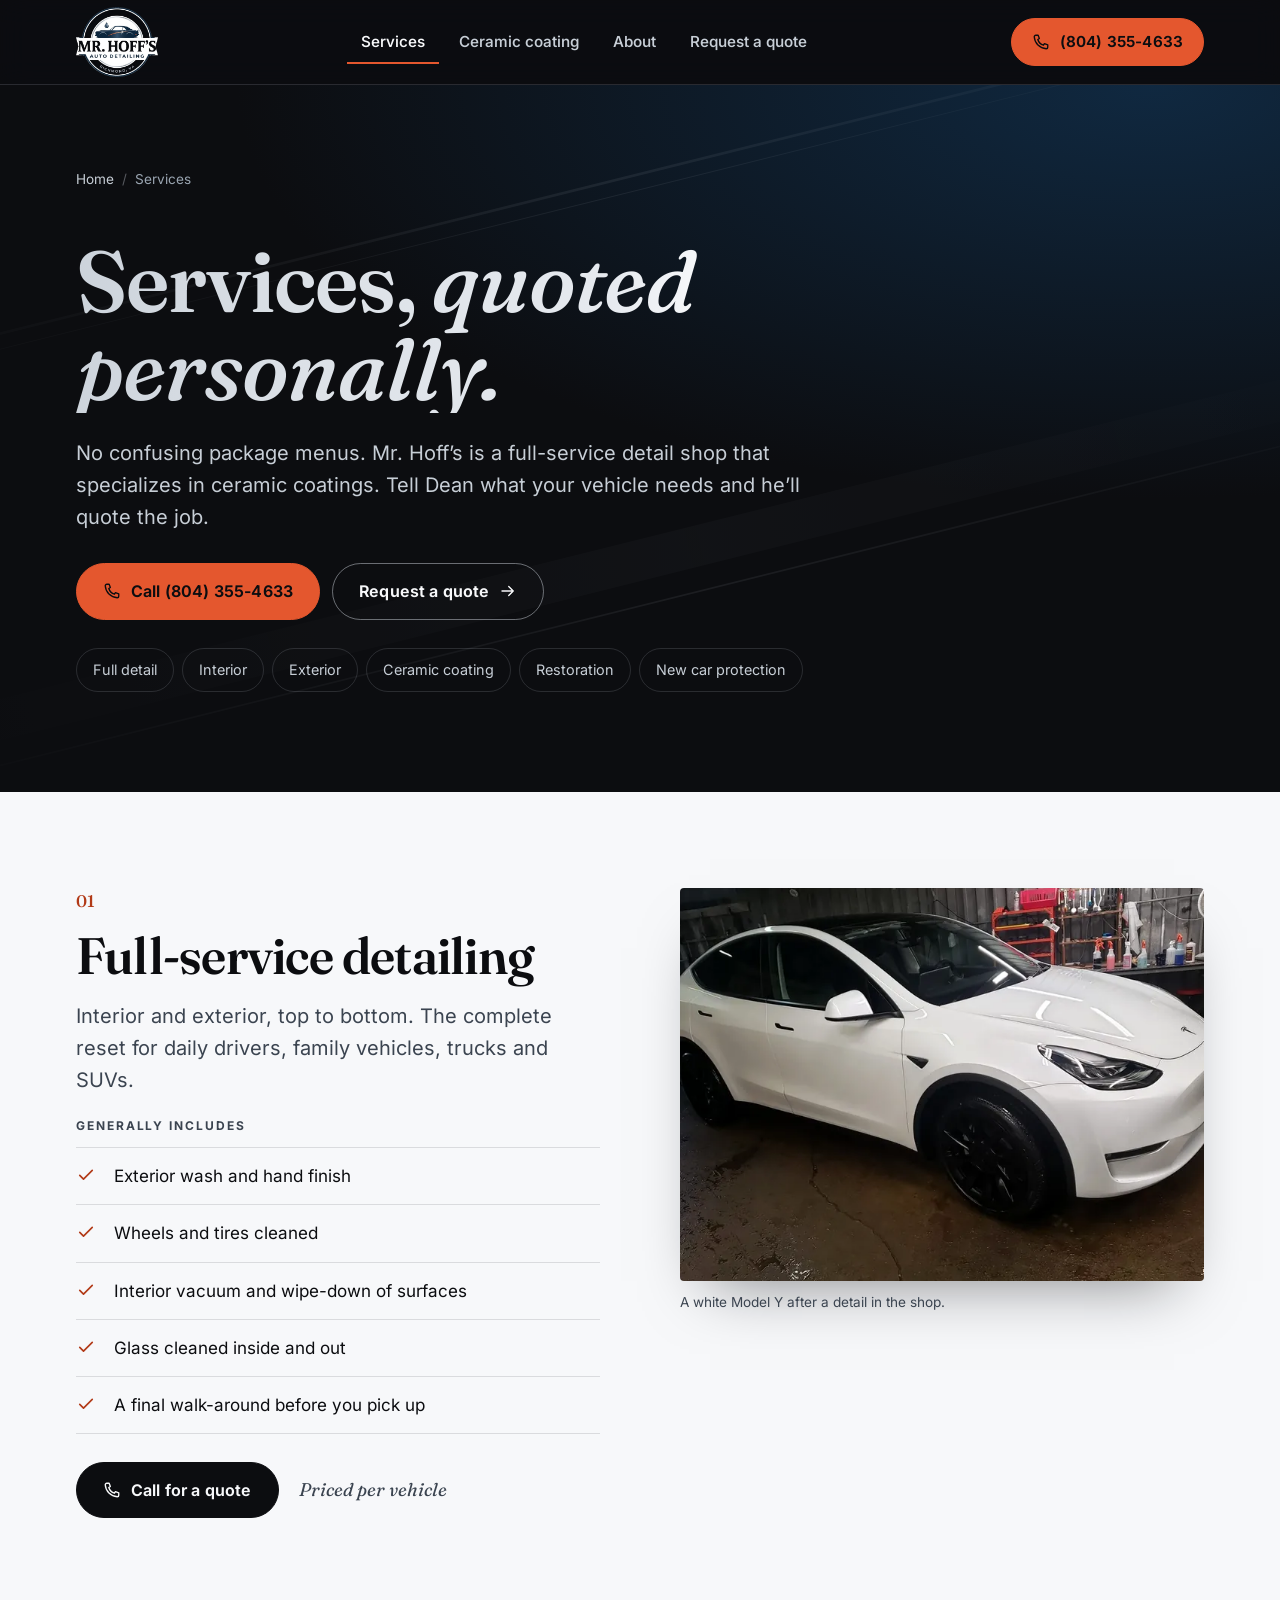
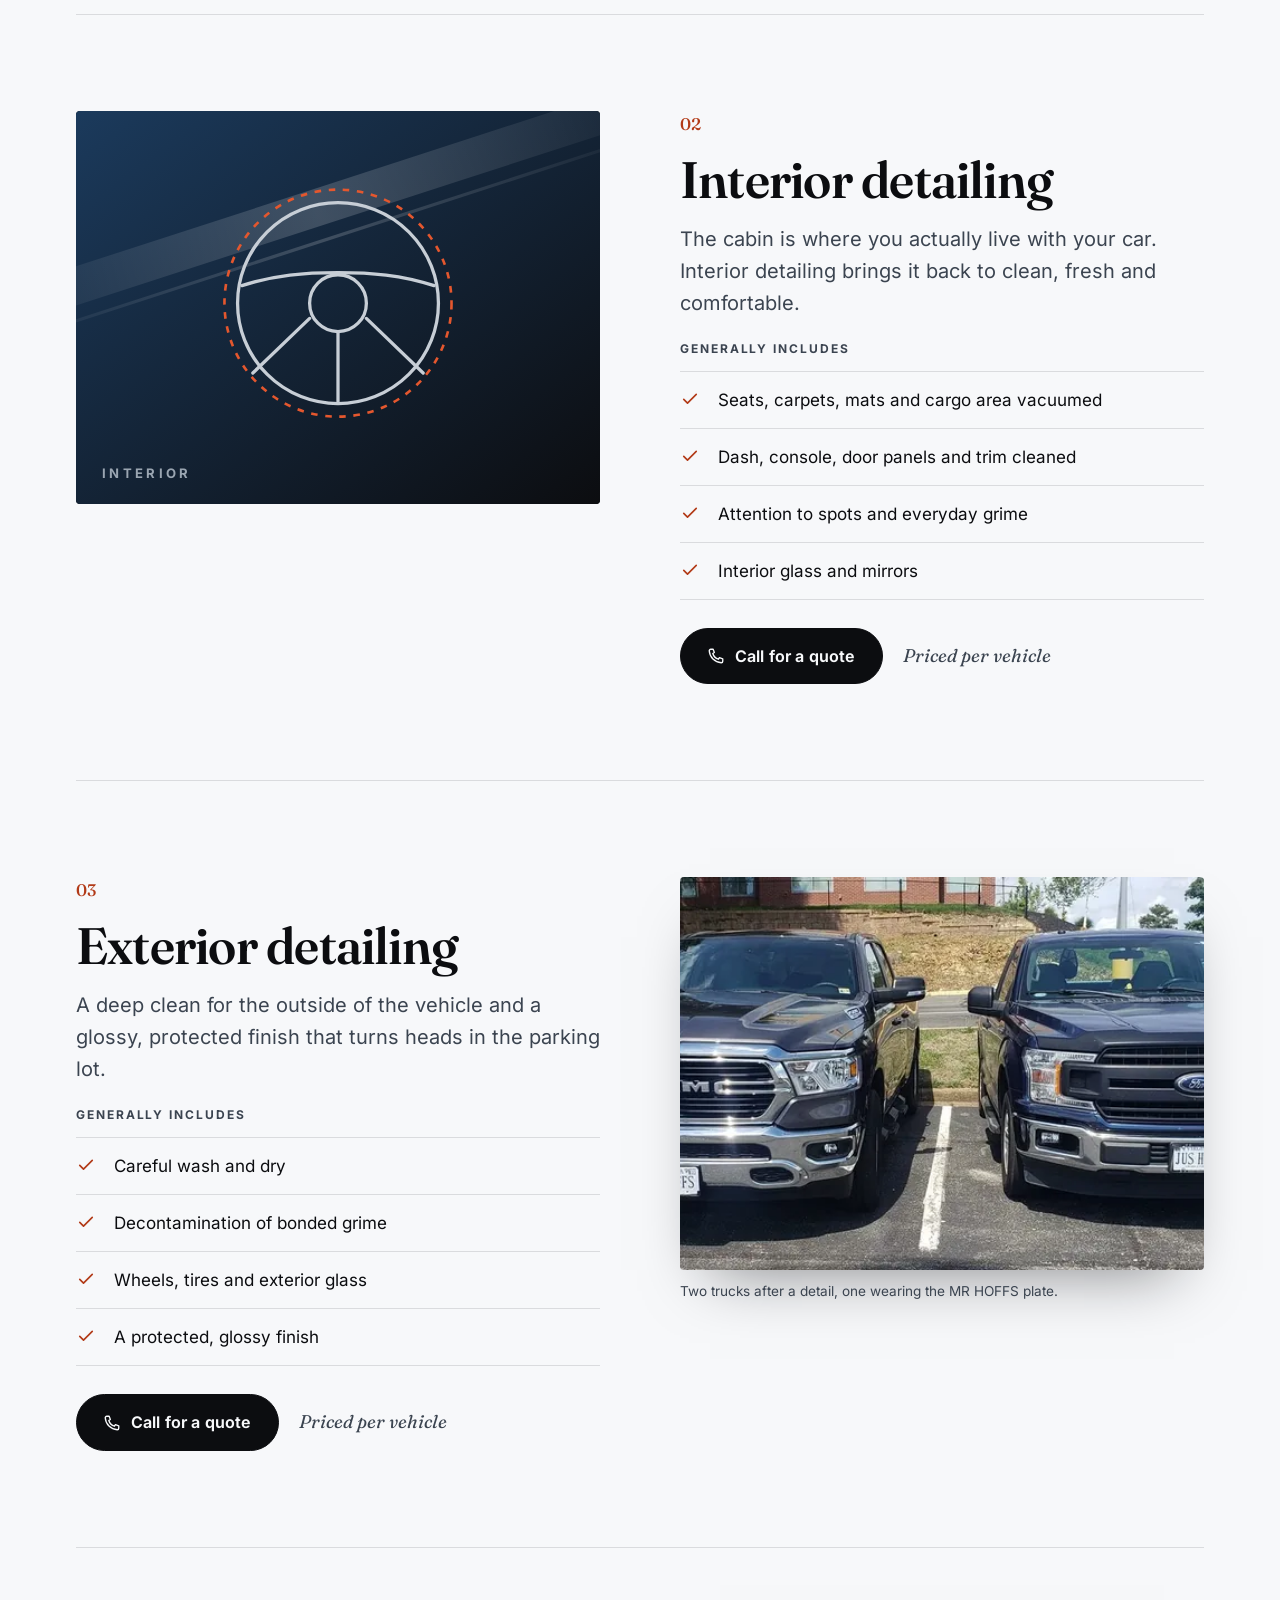
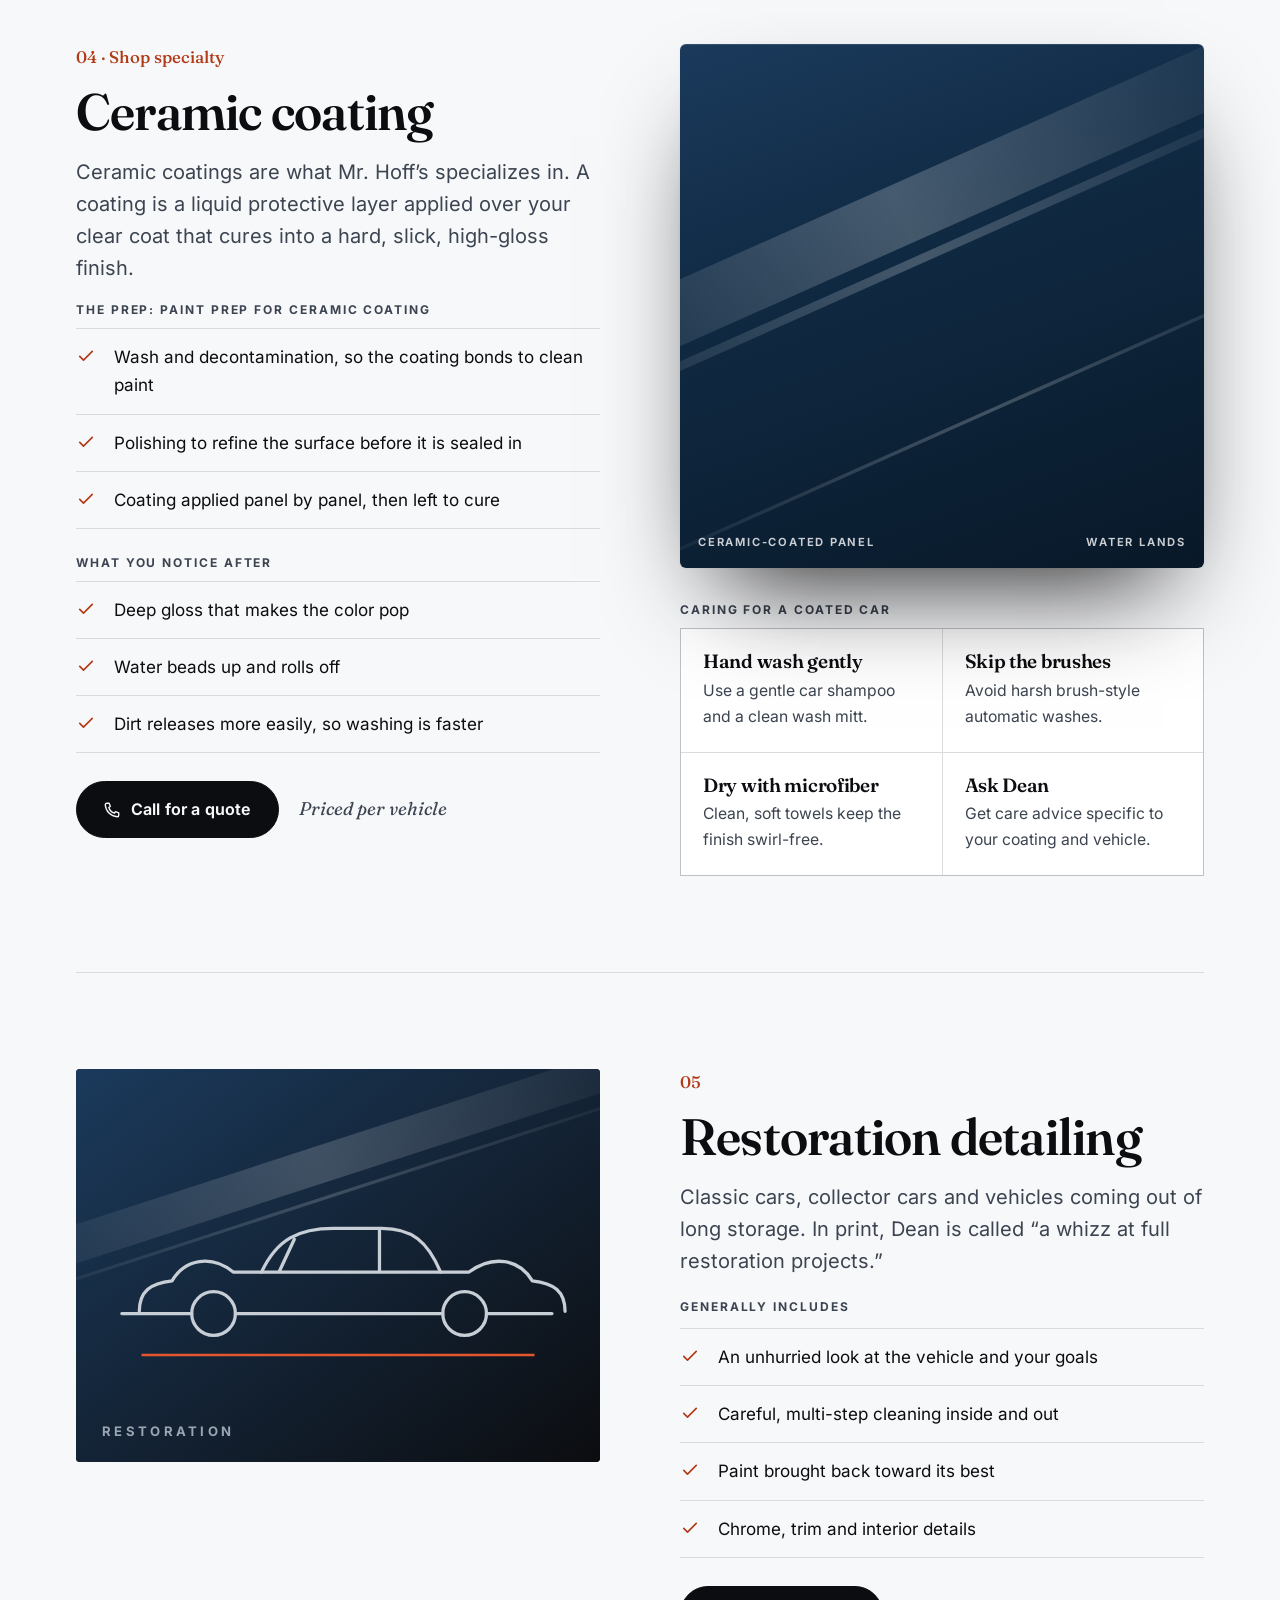
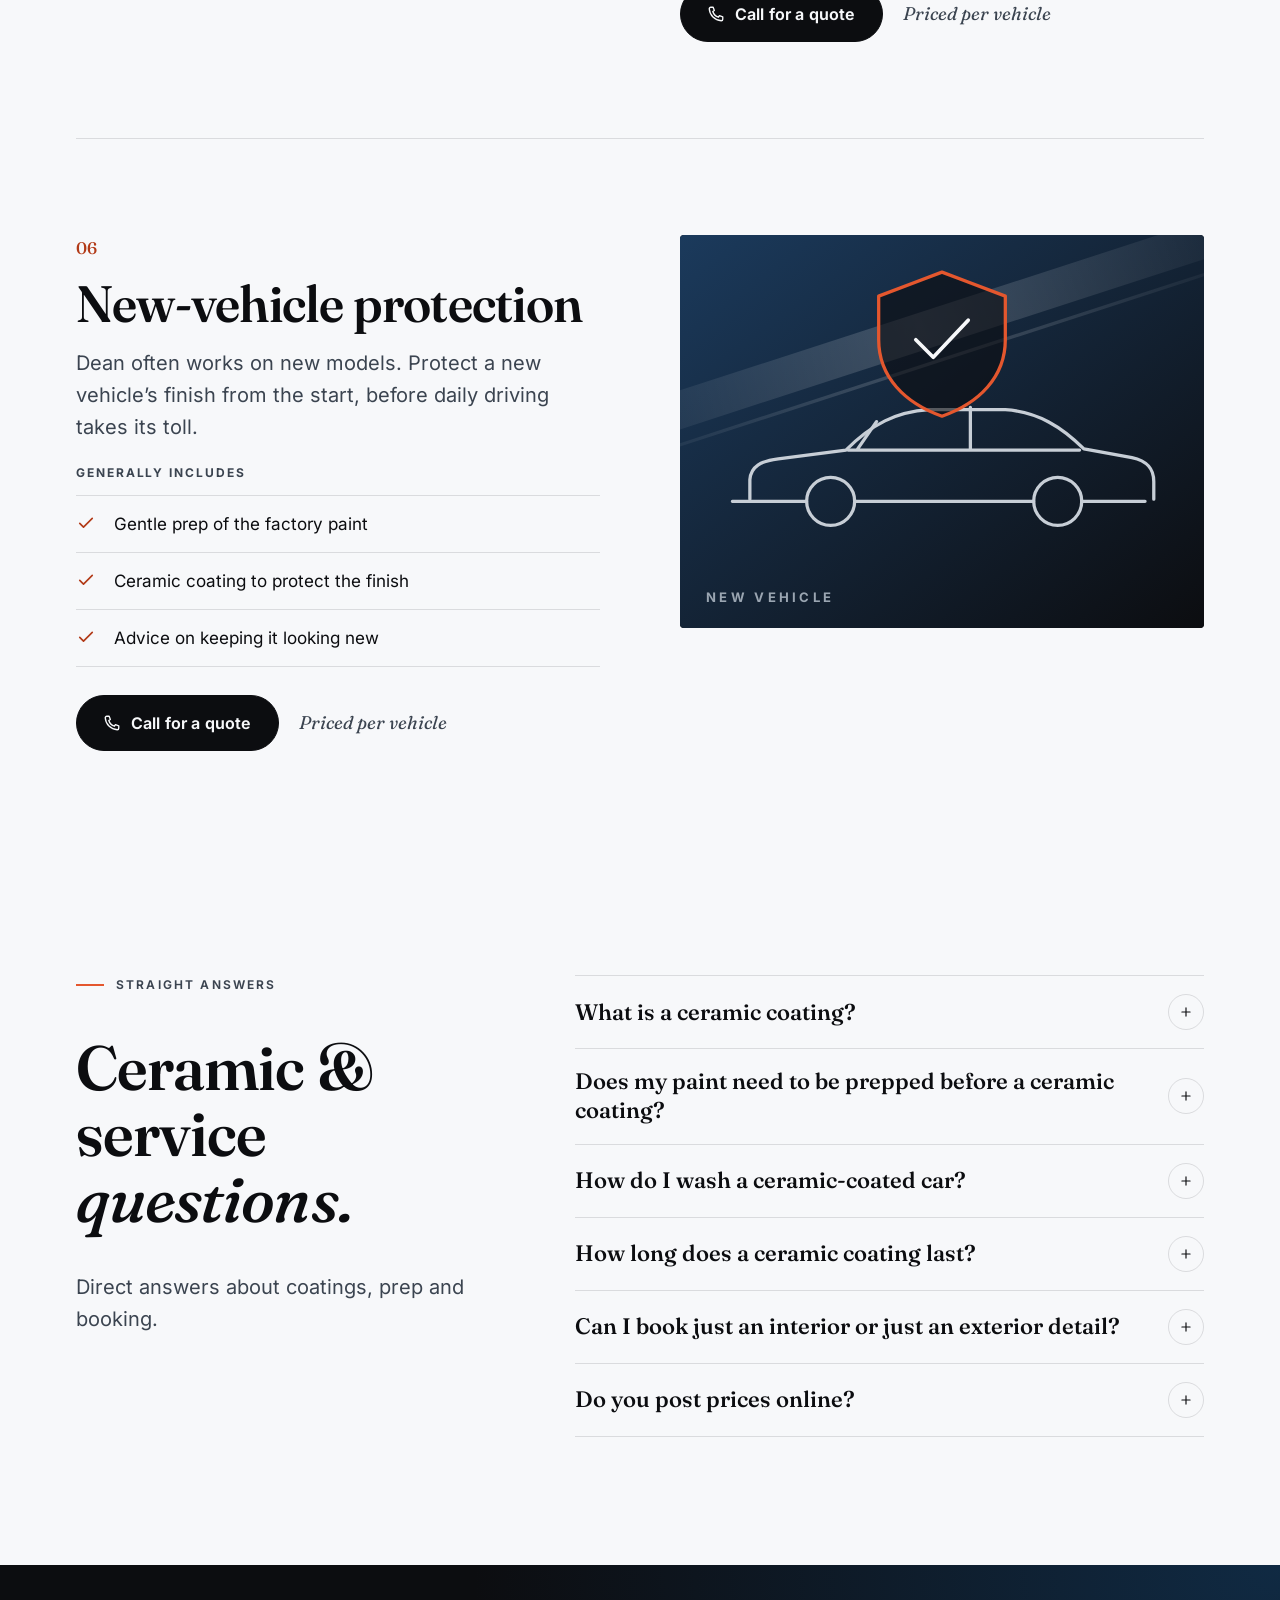
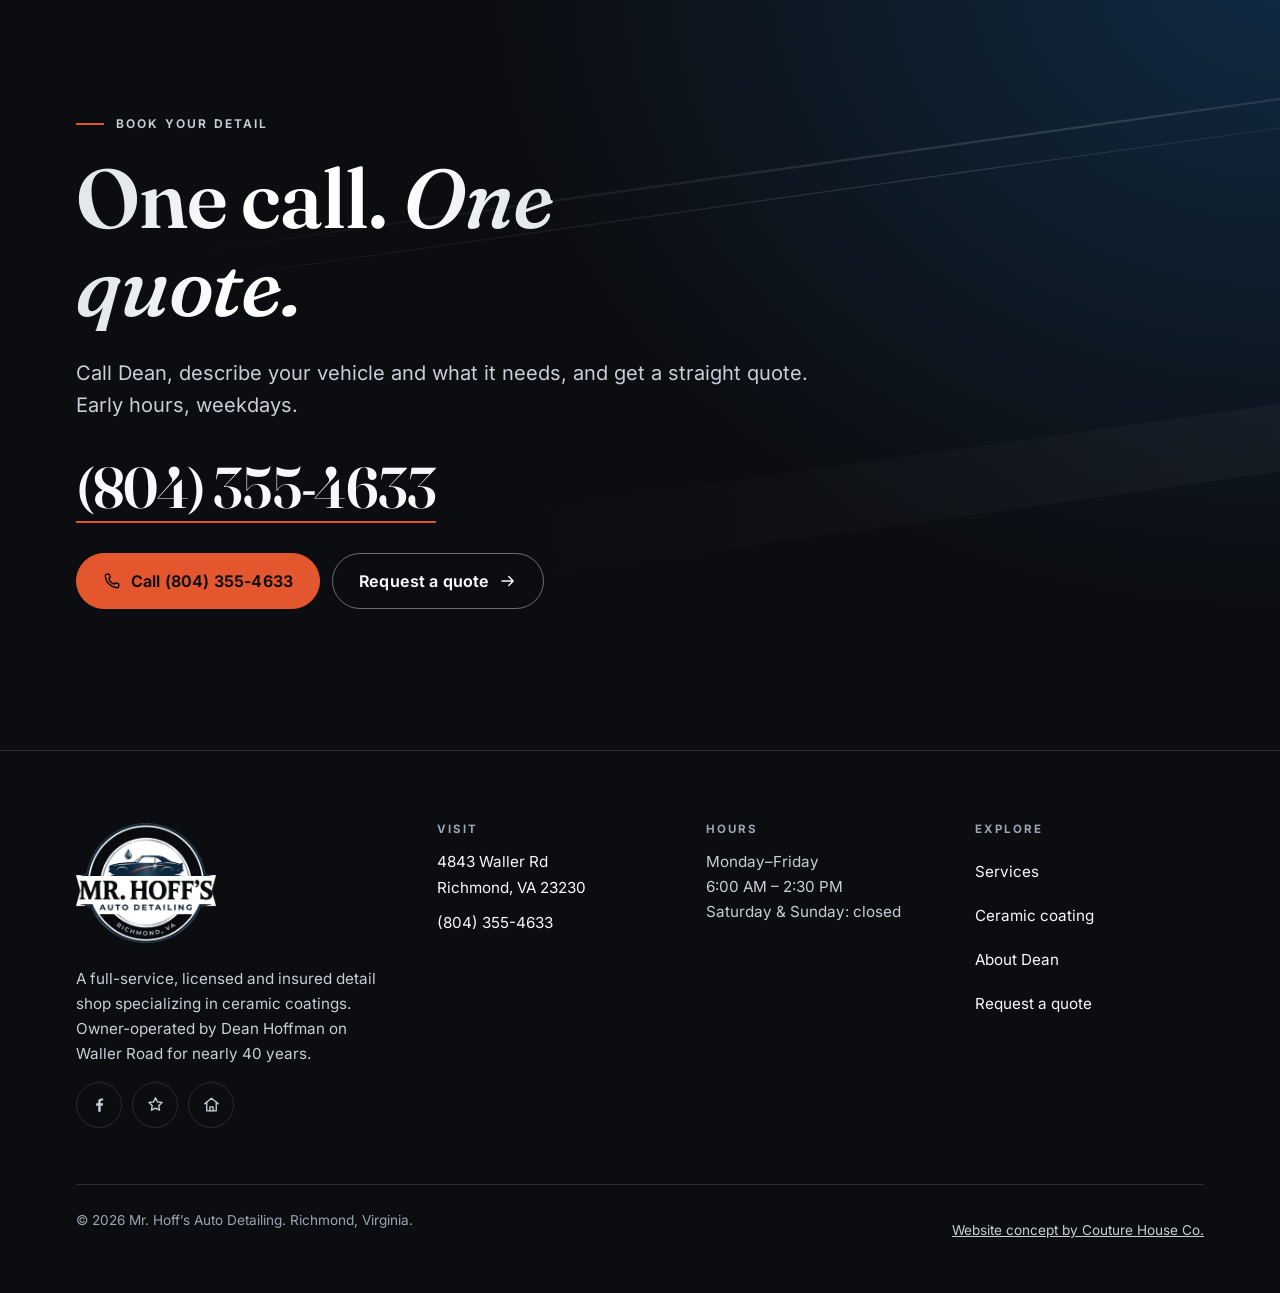
<file: services.html>
<!doctype html>
<html lang="en">
<head>
<meta charset="utf-8">
<meta name="viewport" content="width=device-width, initial-scale=1, viewport-fit=cover">
<title>Car Detailing & Ceramic Coating Services | Richmond, VA</title>
<meta name="description" content="Full detailing, interior, exterior, ceramic coating, restoration and new-car protection at Mr. Hoff's on Waller Road, Richmond, VA. Call for a quote.">
<link rel="canonical" href="https://mr-hoffs-auto-detailing.netlify.app/services.html">
<meta name="theme-color" content="#0C0D10">
<meta name="robots" content="index, follow, max-image-preview:large">
<meta property="og:type" content="website">
<meta property="og:site_name" content="Mr. Hoff's Auto Detailing">
<meta property="og:title" content="Car Detailing & Ceramic Coating Services | Richmond, VA">
<meta property="og:description" content="Full detailing, interior, exterior, ceramic coating, restoration and new-car protection at Mr. Hoff's on Waller Road, Richmond, VA. Call for a quote.">
<meta property="og:url" content="https://mr-hoffs-auto-detailing.netlify.app/services.html">
<meta property="og:image" content="https://mr-hoffs-auto-detailing.netlify.app/assets/img/share.jpg">
<meta property="og:image:width" content="1200">
<meta property="og:image:height" content="630">
<meta property="og:image:alt" content="Mr. Hoff's Auto Detailing, voted Best Car Detailer, Richmond, VA">
<meta property="og:locale" content="en_US">
<meta name="twitter:card" content="summary_large_image">
<meta name="twitter:title" content="Car Detailing & Ceramic Coating Services | Richmond, VA">
<meta name="twitter:description" content="Full detailing, interior, exterior, ceramic coating, restoration and new-car protection at Mr. Hoff's on Waller Road, Richmond, VA. Call for a quote.">
<meta name="twitter:image" content="https://mr-hoffs-auto-detailing.netlify.app/assets/img/share.jpg">
<meta name="geo.region" content="US-VA">
<meta name="geo.placename" content="Richmond">
<link rel="icon" href="assets/img/favicon.svg" type="image/svg+xml">
<link rel="icon" href="assets/img/favicon-32.png" sizes="32x32" type="image/png">
<link rel="apple-touch-icon" href="assets/img/apple-touch-icon.png">
<link rel="manifest" href="site.webmanifest">
<link rel="preload" href="assets/fonts/fraunces-latin-opsz-normal.woff2" as="font" type="font/woff2" crossorigin>
<link rel="preload" href="assets/fonts/inter-latin-wght-normal.woff2" as="font" type="font/woff2" crossorigin>
<link rel="stylesheet" href="assets/css/fonts.css?v=20260930b">
<link rel="stylesheet" href="assets/css/site.css?v=20260930b">
<script>document.documentElement.classList.add('js');</script>
<script src="assets/js/site.js" defer></script>
<script type="application/ld+json">{"@context":"https://schema.org","@type":"AutoWash","@id":"https://mr-hoffs-auto-detailing.netlify.app/#business","additionalType":"https://en.wikipedia.org/wiki/Auto_detailing","name":"Mr. Hoff's Auto Detailing","alternateName":["Mr. Hoffs Auto Detailing","MR.HOFFS AUTO DETAILING"],"description":"Auto detailing and ceramic coating. A full-service, licensed and insured mom-and-pop detail shop run by owner Dean Hoffman at the same Richmond, VA location for nearly 40 years.","url":"https://mr-hoffs-auto-detailing.netlify.app/","logo":"https://mr-hoffs-auto-detailing.netlify.app/assets/img/mr-hoffs-logo.png","image":["https://mr-hoffs-auto-detailing.netlify.app/assets/img/share.jpg","https://mr-hoffs-auto-detailing.netlify.app/assets/img/white-tesla-model-y-detailed.webp"],"telephone":"+1-804-355-4633","priceRange":"$$","address":{"@type":"PostalAddress","streetAddress":"4843 Waller Rd","addressLocality":"Richmond","addressRegion":"VA","postalCode":"23230","addressCountry":"US"},"openingHoursSpecification":[{"@type":"OpeningHoursSpecification","dayOfWeek":["Monday","Tuesday","Wednesday","Thursday","Friday"],"opens":"06:00","closes":"14:30"}],"areaServed":[{"@type":"City","name":"Richmond, VA"},{"@type":"AdministrativeArea","name":"Greater Richmond, Virginia"}],"sameAs":["https://www.facebook.com/profile.php?id=100057621011051","https://nextdoor.com/pages/mr-hoffs-auto-detailing-richmond-va/","https://www.yelp.com/biz/mr-hoffs-auto-detailing-richmond"],"award":"Voted Best Car Detailer in a local reader poll","slogan":"It's very, very personal service.","hasMap":"https://www.google.com/maps/search/?api=1&query=Mr.+Hoff%27s+Auto+Detailing+4843+Waller+Rd+Richmond+VA+23230","hasOfferCatalog":{"@type":"OfferCatalog","name":"Detailing services","itemListElement":[{"@type":"Offer","itemOffered":{"@type":"Service","name":"Full-service detailing","description":"Complete interior and exterior detailing.","url":"https://mr-hoffs-auto-detailing.netlify.app/services.html#full-detail"}},{"@type":"Offer","itemOffered":{"@type":"Service","name":"Interior detailing","description":"Deep cleaning of the cabin: seats, carpets, mats, dash, console, trim and glass.","url":"https://mr-hoffs-auto-detailing.netlify.app/services.html#interior"}},{"@type":"Offer","itemOffered":{"@type":"Service","name":"Exterior detailing","description":"Wash, decontamination, wheels, tires, glass and a protected, glossy finish.","url":"https://mr-hoffs-auto-detailing.netlify.app/services.html#exterior"}},{"@type":"Offer","itemOffered":{"@type":"Service","name":"Ceramic coating","description":"Shop specialty: a hard, glossy, hydrophobic protective coating over properly prepared paint.","url":"https://mr-hoffs-auto-detailing.netlify.app/services.html#ceramic-coating"}},{"@type":"Offer","itemOffered":{"@type":"Service","name":"Paint prep for ceramic coating","description":"Decontamination and polishing to prepare paint before a ceramic coating.","url":"https://mr-hoffs-auto-detailing.netlify.app/services.html#paint-prep"}},{"@type":"Offer","itemOffered":{"@type":"Service","name":"Restoration detailing","description":"Detailing for classic, collector and long-stored vehicles.","url":"https://mr-hoffs-auto-detailing.netlify.app/services.html#restoration"}},{"@type":"Offer","itemOffered":{"@type":"Service","name":"New-vehicle protection","description":"Protecting the finish of new vehicles from day one.","url":"https://mr-hoffs-auto-detailing.netlify.app/services.html#new-car"}}]}}</script>
<script type="application/ld+json">{"@context":"https://schema.org","@type":"BreadcrumbList","itemListElement":[{"@type":"ListItem","position":1,"name":"Home","item":"https://mr-hoffs-auto-detailing.netlify.app/"},{"@type":"ListItem","position":2,"name":"Services","item":"https://mr-hoffs-auto-detailing.netlify.app/services.html"}]}</script>
<script type="application/ld+json">{"@context":"https://schema.org","@type":"FAQPage","mainEntity":[{"@type":"Question","name":"What is a ceramic coating?","acceptedAnswer":{"@type":"Answer","text":"A ceramic coating is a liquid protective layer applied over your vehicle’s clear coat that cures into a hard, slick, glossy finish. Water beads and rolls off, and dirt releases more easily when you wash."}},{"@type":"Question","name":"Does my paint need to be prepped before a ceramic coating?","acceptedAnswer":{"@type":"Answer","text":"Yes. A coating seals in whatever is underneath it, so the paint is cleaned, decontaminated and polished first. That prep is a big part of how the finished car looks."}},{"@type":"Question","name":"How do I wash a ceramic-coated car?","acceptedAnswer":{"@type":"Answer","text":"Hand wash with a gentle car shampoo, rinse well and dry with clean microfiber towels. Avoid harsh brush-style automatic washes, and ask Dean for care advice specific to your coating."}},{"@type":"Question","name":"How long does a ceramic coating last?","acceptedAnswer":{"@type":"Answer","text":"It depends on the coating chosen and how the vehicle is driven, stored and washed. Ask Dean which option fits your car and how to get the most out of it."}},{"@type":"Question","name":"Can I book just an interior or just an exterior detail?","acceptedAnswer":{"@type":"Answer","text":"Yes. Interior and exterior detailing are available on their own or together as a full detail. Call for a quote on the service you want."}},{"@type":"Question","name":"Do you post prices online?","acceptedAnswer":{"@type":"Answer","text":"No. Every job is quoted individually because every vehicle is different. Call (804) 355-4633 for a quote."}}]}</script>
</head>
<body>
<a class="skip-link" href="#main">Skip to content</a>
<header class="site-header">
<div class="wrap">
<a class="brand" href="index.html" aria-label="Mr. Hoff's Auto Detailing, home"><img src="assets/img/mr-hoffs-logo.webp" width="600" height="514" alt="Mr. Hoff's Auto Detailing"></a>
<nav class="nav" aria-label="Main"><ul><li><a href="services.html" aria-current="page">Services</a></li><li><a href="index.html#ceramic">Ceramic coating</a></li><li><a href="about.html">About</a></li><li><a href="contact.html">Request a quote</a></li></ul></nav>
<div class="header-cta"><a class="btn btn--primary" href="tel:+18043554633"><svg viewBox="0 0 24 24" fill="none" stroke="currentColor" stroke-width="1.8" stroke-linecap="round" stroke-linejoin="round" aria-hidden="true"><path d="M5 3h3.2l1.6 4.4-2.1 1.3a11.5 11.5 0 0 0 7.6 7.6l1.3-2.1L21 15.8V19a2 2 0 0 1-2 2A17 17 0 0 1 3 5a2 2 0 0 1 2-2z"/></svg><span>(804) 355-4633</span></a></div>
<button class="menu-btn" type="button" aria-expanded="false" aria-controls="mobile-nav"><span class="bars" aria-hidden="true"><span></span><span></span><span></span></span><span class="menu-label">Menu</span></button>
</div>
</header>
<div class="mobile-nav" id="mobile-nav" hidden>
<nav aria-label="Mobile"><ul><li><a class="m-link" href="index.html">Home<svg viewBox="0 0 24 24" fill="none" stroke="currentColor" stroke-width="1.8" stroke-linecap="round" stroke-linejoin="round" aria-hidden="true"><path d="M4 12h15M13 6l6 6-6 6"/></svg></a></li><li><a class="m-link" href="services.html" aria-current="page">Services<svg viewBox="0 0 24 24" fill="none" stroke="currentColor" stroke-width="1.8" stroke-linecap="round" stroke-linejoin="round" aria-hidden="true"><path d="M4 12h15M13 6l6 6-6 6"/></svg></a></li><li><a class="m-link" href="index.html#ceramic">Ceramic coating<svg viewBox="0 0 24 24" fill="none" stroke="currentColor" stroke-width="1.8" stroke-linecap="round" stroke-linejoin="round" aria-hidden="true"><path d="M4 12h15M13 6l6 6-6 6"/></svg></a></li><li><a class="m-link" href="about.html">About<svg viewBox="0 0 24 24" fill="none" stroke="currentColor" stroke-width="1.8" stroke-linecap="round" stroke-linejoin="round" aria-hidden="true"><path d="M4 12h15M13 6l6 6-6 6"/></svg></a></li><li><a class="m-link" href="contact.html">Request a quote<svg viewBox="0 0 24 24" fill="none" stroke="currentColor" stroke-width="1.8" stroke-linecap="round" stroke-linejoin="round" aria-hidden="true"><path d="M4 12h15M13 6l6 6-6 6"/></svg></a></li></ul></nav>
<div class="btn-row"><a class="btn btn--primary" href="tel:+18043554633"><svg viewBox="0 0 24 24" fill="none" stroke="currentColor" stroke-width="1.8" stroke-linecap="round" stroke-linejoin="round" aria-hidden="true"><path d="M5 3h3.2l1.6 4.4-2.1 1.3a11.5 11.5 0 0 0 7.6 7.6l1.3-2.1L21 15.8V19a2 2 0 0 1-2 2A17 17 0 0 1 3 5a2 2 0 0 1 2-2z"/></svg>Call (804) 355-4633</a></div>
<p class="m-meta">4843 Waller Rd, Richmond, VA 23230<br><strong>Mon&#8211;Fri</strong> 6:00 AM &#8211; 2:30 PM</p>
</div>

<main id="main">
<section class="page-hero">
<div class="hero-reflect" aria-hidden="true"><svg viewBox="0 0 1440 900" preserveAspectRatio="xMidYMid slice">
<defs><linearGradient id="rfser" x1="0" y1="0" x2="1" y2="0"><stop offset="0" stop-color="#C7CED6" stop-opacity="0"/><stop offset=".5" stop-color="#C7CED6" stop-opacity=".22"/><stop offset="1" stop-color="#C7CED6" stop-opacity="0"/></linearGradient></defs>
<g transform="rotate(-14 720 450)"><rect x="-200" y="160" width="1900" height="3" fill="url(#rfser)"/><rect x="-200" y="178" width="1900" height="1" fill="url(#rfser)"/>
<rect x="-200" y="560" width="1900" height="46" rx="23" fill="url(#rfser)" opacity=".35"/><rect x="-200" y="632" width="1900" height="2" fill="url(#rfser)"/></g></svg></div>
<div class="wrap">
<nav class="crumbs" aria-label="Breadcrumb"><ol><li><a href="index.html">Home</a></li><li><span aria-current="page">Services</span></li></ol></nav>
<h1 class="h1 sheen">Services, <em>quoted personally.</em></h1>
<p class="lede">No confusing package menus. Mr. Hoff&#8217;s is a full-service detail shop that specializes in ceramic coatings. Tell Dean what your vehicle needs and he&#8217;ll quote the job.</p>
<div class="btn-row"><a class="btn btn--primary" href="tel:+18043554633"><svg viewBox="0 0 24 24" fill="none" stroke="currentColor" stroke-width="1.8" stroke-linecap="round" stroke-linejoin="round" aria-hidden="true"><path d="M5 3h3.2l1.6 4.4-2.1 1.3a11.5 11.5 0 0 0 7.6 7.6l1.3-2.1L21 15.8V19a2 2 0 0 1-2 2A17 17 0 0 1 3 5a2 2 0 0 1 2-2z"/></svg>Call (804) 355-4633</a><a class="btn btn--ghost" href="contact.html">Request a quote <svg viewBox="0 0 24 24" fill="none" stroke="currentColor" stroke-width="1.8" stroke-linecap="round" stroke-linejoin="round" aria-hidden="true"><path d="M4 12h15M13 6l6 6-6 6"/></svg></a></div><p class="visually-hidden">Jump links</p><div class="svc-jump" aria-label="Jump to a service"><a href="#full-detail">Full detail</a><a href="#interior">Interior</a><a href="#exterior">Exterior</a><a href="#ceramic-coating">Ceramic coating</a><a href="#restoration">Restoration</a><a href="#new-car">New car protection</a></div>
</div>
</section>
<section class="light" aria-label="Service details"><div class="wrap"><article class="detail" id="full-detail" aria-labelledby="full-detail-t">
<div class="detail-head reveal"><span class="svc-num">01</span><h2 id="full-detail-t">Full-service detailing</h2><p class="lede">Interior and exterior, top to bottom. The complete reset for daily drivers, family vehicles, trucks and SUVs.</p><p class="includes-title">Generally includes</p><ul class="includes"><li><svg viewBox="0 0 24 24" fill="none" stroke="currentColor" stroke-width="2" stroke-linecap="round" stroke-linejoin="round" aria-hidden="true"><path d="M4.5 12.5l4.5 4.5L19.5 6.5"/></svg><span>Exterior wash and hand finish</span></li><li><svg viewBox="0 0 24 24" fill="none" stroke="currentColor" stroke-width="2" stroke-linecap="round" stroke-linejoin="round" aria-hidden="true"><path d="M4.5 12.5l4.5 4.5L19.5 6.5"/></svg><span>Wheels and tires cleaned</span></li><li><svg viewBox="0 0 24 24" fill="none" stroke="currentColor" stroke-width="2" stroke-linecap="round" stroke-linejoin="round" aria-hidden="true"><path d="M4.5 12.5l4.5 4.5L19.5 6.5"/></svg><span>Interior vacuum and wipe-down of surfaces</span></li><li><svg viewBox="0 0 24 24" fill="none" stroke="currentColor" stroke-width="2" stroke-linecap="round" stroke-linejoin="round" aria-hidden="true"><path d="M4.5 12.5l4.5 4.5L19.5 6.5"/></svg><span>Glass cleaned inside and out</span></li><li><svg viewBox="0 0 24 24" fill="none" stroke="currentColor" stroke-width="2" stroke-linecap="round" stroke-linejoin="round" aria-hidden="true"><path d="M4.5 12.5l4.5 4.5L19.5 6.5"/></svg><span>A final walk-around before you pick up</span></li></ul><div class="quote-note"><a class="btn btn--dark" href="tel:+18043554633"><svg viewBox="0 0 24 24" fill="none" stroke="currentColor" stroke-width="1.8" stroke-linecap="round" stroke-linejoin="round" aria-hidden="true"><path d="M5 3h3.2l1.6 4.4-2.1 1.3a11.5 11.5 0 0 0 7.6 7.6l1.3-2.1L21 15.8V19a2 2 0 0 1-2 2A17 17 0 0 1 3 5a2 2 0 0 1 2-2z"/></svg>Call for a quote</a><span class="price">Priced per vehicle</span></div></div>
<figure class="detail-media reveal"><img src="assets/img/white-tesla-model-y-detailed.webp" srcset="assets/img/white-tesla-model-y-detailed-800.webp 800w, assets/img/white-tesla-model-y-detailed.webp 1440w" sizes="(min-width: 960px) 50vw, 100vw" width="1440" height="940" alt="White Tesla Model Y gleaming after a full detail in the Mr. Hoff&#8217;s bay" loading="lazy" decoding="async"><figcaption>A white Model Y after a detail in the shop.</figcaption></figure>
</article><article class="detail flip" id="interior" aria-labelledby="interior-t">
<div class="detail-head reveal"><span class="svc-num">02</span><h2 id="interior-t">Interior detailing</h2><p class="lede">The cabin is where you actually live with your car. Interior detailing brings it back to clean, fresh and comfortable.</p><p class="includes-title">Generally includes</p><ul class="includes"><li><svg viewBox="0 0 24 24" fill="none" stroke="currentColor" stroke-width="2" stroke-linecap="round" stroke-linejoin="round" aria-hidden="true"><path d="M4.5 12.5l4.5 4.5L19.5 6.5"/></svg><span>Seats, carpets, mats and cargo area vacuumed</span></li><li><svg viewBox="0 0 24 24" fill="none" stroke="currentColor" stroke-width="2" stroke-linecap="round" stroke-linejoin="round" aria-hidden="true"><path d="M4.5 12.5l4.5 4.5L19.5 6.5"/></svg><span>Dash, console, door panels and trim cleaned</span></li><li><svg viewBox="0 0 24 24" fill="none" stroke="currentColor" stroke-width="2" stroke-linecap="round" stroke-linejoin="round" aria-hidden="true"><path d="M4.5 12.5l4.5 4.5L19.5 6.5"/></svg><span>Attention to spots and everyday grime</span></li><li><svg viewBox="0 0 24 24" fill="none" stroke="currentColor" stroke-width="2" stroke-linecap="round" stroke-linejoin="round" aria-hidden="true"><path d="M4.5 12.5l4.5 4.5L19.5 6.5"/></svg><span>Interior glass and mirrors</span></li></ul><div class="quote-note"><a class="btn btn--dark" href="tel:+18043554633"><svg viewBox="0 0 24 24" fill="none" stroke="currentColor" stroke-width="1.8" stroke-linecap="round" stroke-linejoin="round" aria-hidden="true"><path d="M5 3h3.2l1.6 4.4-2.1 1.3a11.5 11.5 0 0 0 7.6 7.6l1.3-2.1L21 15.8V19a2 2 0 0 1-2 2A17 17 0 0 1 3 5a2 2 0 0 1 2-2z"/></svg>Call for a quote</a><span class="price">Priced per vehicle</span></div></div>
<div class="detail-art reveal" role="img" aria-label="Line illustration: interior detailing"><svg viewBox="0 0 480 360" preserveAspectRatio="xMidYMid slice" aria-hidden="true"><defs><linearGradient id="lai" x1="0" y1="0" x2="1" y2="1"><stop offset="0" stop-color="#1B3A5C"/><stop offset="1" stop-color="#0C0D10"/></linearGradient><linearGradient id="lsi" x1="0" y1="0" x2="1" y2="0"><stop offset="0" stop-color="#fff" stop-opacity="0"/><stop offset=".5" stop-color="#fff" stop-opacity=".18"/><stop offset="1" stop-color="#fff" stop-opacity="0"/></linearGradient></defs><rect width="480" height="360" fill="url(#lai)"/><g transform="rotate(-18 240 180)"><rect x="-100" y="70" width="700" height="34" fill="url(#lsi)"/><rect x="-100" y="116" width="700" height="3" fill="url(#lsi)"/></g><g fill="none" stroke="#C7CED6" stroke-width="3" stroke-linecap="round" stroke-linejoin="round"><circle cx="240" cy="176" r="92"/><circle cx="240" cy="176" r="26"/><path d="M152 160c30-10 58-12 88-12s58 2 88 12M240 202v64M214 190l-52 50M266 190l52 50"/></g><g stroke="#E4572E" stroke-width="2.4" stroke-dasharray="6 7" fill="none"><circle cx="240" cy="176" r="104"/></g><text x="24" y="336" font-family="Inter, Arial, sans-serif" font-size="12" font-weight="700" letter-spacing="3" fill="#9AA5B1">INTERIOR</text></svg></div>
</article><article class="detail" id="exterior" aria-labelledby="exterior-t">
<div class="detail-head reveal"><span class="svc-num">03</span><h2 id="exterior-t">Exterior detailing</h2><p class="lede">A deep clean for the outside of the vehicle and a glossy, protected finish that turns heads in the parking lot.</p><p class="includes-title">Generally includes</p><ul class="includes"><li><svg viewBox="0 0 24 24" fill="none" stroke="currentColor" stroke-width="2" stroke-linecap="round" stroke-linejoin="round" aria-hidden="true"><path d="M4.5 12.5l4.5 4.5L19.5 6.5"/></svg><span>Careful wash and dry</span></li><li><svg viewBox="0 0 24 24" fill="none" stroke="currentColor" stroke-width="2" stroke-linecap="round" stroke-linejoin="round" aria-hidden="true"><path d="M4.5 12.5l4.5 4.5L19.5 6.5"/></svg><span>Decontamination of bonded grime</span></li><li><svg viewBox="0 0 24 24" fill="none" stroke="currentColor" stroke-width="2" stroke-linecap="round" stroke-linejoin="round" aria-hidden="true"><path d="M4.5 12.5l4.5 4.5L19.5 6.5"/></svg><span>Wheels, tires and exterior glass</span></li><li><svg viewBox="0 0 24 24" fill="none" stroke="currentColor" stroke-width="2" stroke-linecap="round" stroke-linejoin="round" aria-hidden="true"><path d="M4.5 12.5l4.5 4.5L19.5 6.5"/></svg><span>A protected, glossy finish</span></li></ul><div class="quote-note"><a class="btn btn--dark" href="tel:+18043554633"><svg viewBox="0 0 24 24" fill="none" stroke="currentColor" stroke-width="1.8" stroke-linecap="round" stroke-linejoin="round" aria-hidden="true"><path d="M5 3h3.2l1.6 4.4-2.1 1.3a11.5 11.5 0 0 0 7.6 7.6l1.3-2.1L21 15.8V19a2 2 0 0 1-2 2A17 17 0 0 1 3 5a2 2 0 0 1 2-2z"/></svg>Call for a quote</a><span class="price">Priced per vehicle</span></div></div>
<figure class="detail-media reveal"><img src="assets/img/detailed-trucks-mr-hoffs-plate.webp" srcset="assets/img/detailed-trucks-mr-hoffs-plate-800.webp 800w, assets/img/detailed-trucks-mr-hoffs-plate.webp 1320w" sizes="(min-width: 960px) 50vw, 100vw" width="1320" height="580" alt="Two dark pickup trucks with glossy paint and chrome after an exterior detail, one with a MR HOFFS license plate" loading="lazy" decoding="async"><figcaption>Two trucks after a detail, one wearing the MR HOFFS plate.</figcaption></figure>
</article><article class="detail" id="ceramic-coating" aria-labelledby="ceramic-coating-t">
<div class="detail-head reveal"><span class="svc-num">04 &#183; Shop specialty</span><h2 id="ceramic-coating-t">Ceramic coating</h2>
<p class="lede">Ceramic coatings are what Mr. Hoff&#8217;s specializes in. A coating is a liquid protective layer applied over your clear coat that cures into a hard, slick, high-gloss finish.</p>
<h3 class="includes-title" id="paint-prep">The prep: paint prep for ceramic coating</h3>
<ul class="includes"><li><svg viewBox="0 0 24 24" fill="none" stroke="currentColor" stroke-width="2" stroke-linecap="round" stroke-linejoin="round" aria-hidden="true"><path d="M4.5 12.5l4.5 4.5L19.5 6.5"/></svg><span>Wash and decontamination, so the coating bonds to clean paint</span></li><li><svg viewBox="0 0 24 24" fill="none" stroke="currentColor" stroke-width="2" stroke-linecap="round" stroke-linejoin="round" aria-hidden="true"><path d="M4.5 12.5l4.5 4.5L19.5 6.5"/></svg><span>Polishing to refine the surface before it is sealed in</span></li><li><svg viewBox="0 0 24 24" fill="none" stroke="currentColor" stroke-width="2" stroke-linecap="round" stroke-linejoin="round" aria-hidden="true"><path d="M4.5 12.5l4.5 4.5L19.5 6.5"/></svg><span>Coating applied panel by panel, then left to cure</span></li></ul>
<h3 class="includes-title">What you notice after</h3>
<ul class="includes"><li><svg viewBox="0 0 24 24" fill="none" stroke="currentColor" stroke-width="2" stroke-linecap="round" stroke-linejoin="round" aria-hidden="true"><path d="M4.5 12.5l4.5 4.5L19.5 6.5"/></svg><span>Deep gloss that makes the color pop</span></li><li><svg viewBox="0 0 24 24" fill="none" stroke="currentColor" stroke-width="2" stroke-linecap="round" stroke-linejoin="round" aria-hidden="true"><path d="M4.5 12.5l4.5 4.5L19.5 6.5"/></svg><span>Water beads up and rolls off</span></li><li><svg viewBox="0 0 24 24" fill="none" stroke="currentColor" stroke-width="2" stroke-linecap="round" stroke-linejoin="round" aria-hidden="true"><path d="M4.5 12.5l4.5 4.5L19.5 6.5"/></svg><span>Dirt releases more easily, so washing is faster</span></li></ul>
<div class="quote-note"><a class="btn btn--dark" href="tel:+18043554633"><svg viewBox="0 0 24 24" fill="none" stroke="currentColor" stroke-width="1.8" stroke-linecap="round" stroke-linejoin="round" aria-hidden="true"><path d="M5 3h3.2l1.6 4.4-2.1 1.3a11.5 11.5 0 0 0 7.6 7.6l1.3-2.1L21 15.8V19a2 2 0 0 1-2 2A17 17 0 0 1 3 5a2 2 0 0 1 2-2z"/></svg>Call for a quote</a><span class="price">Priced per vehicle</span></div>
</div>
<div class="reveal"><div class="panel" data-ceramic>
<svg viewBox="0 0 600 600" role="img" aria-label="Illustration: water droplets beading on a ceramic-coated paint panel">
<defs>
<radialGradient id="dgs" cx=".5" cy=".6" r=".6"><stop offset="0" stop-color="#3A6A96" stop-opacity=".55"/><stop offset=".75" stop-color="#153554" stop-opacity=".8"/><stop offset="1" stop-color="#0A1D30" stop-opacity=".95"/></radialGradient>
<linearGradient id="sbs" x1="0" y1="0" x2="1" y2="0"><stop offset="0" stop-color="#fff" stop-opacity="0"/><stop offset=".5" stop-color="#fff" stop-opacity=".22"/><stop offset="1" stop-color="#fff" stop-opacity="0"/></linearGradient>
</defs>
<g transform="rotate(-24 300 300)"><rect x="-200" y="150" width="1000" height="70" fill="url(#sbs)"/><rect x="-200" y="236" width="1000" height="10" fill="url(#sbs)"/><rect x="-200" y="430" width="1000" height="4" fill="url(#sbs)"/></g>
<g class="drop" data-d="0.26" data-dx="42.9"><ellipse cx="518.2" cy="237.8" rx="17.1" ry="9.9" fill="#04101C" opacity=".45"/><circle cx="515.0" cy="227.9" r="18" fill="url(#dgs)"/><path d="M502.0 231.5 A14.0 14.0 0 0 0 527.9 231.5" stroke="#DDEBFA" stroke-opacity=".55" stroke-width="2.2" fill="none" stroke-linecap="round"/><ellipse cx="508.9" cy="221.1" rx="5.0" ry="3.2" fill="#fff" opacity=".9" transform="rotate(-30 508.9 221.1)"/></g><g class="drop" data-d="0.16" data-dx="-37.7"><ellipse cx="96.0" cy="288.2" rx="6.6" ry="3.9" fill="#04101C" opacity=".45"/><circle cx="94.8" cy="284.4" r="7" fill="url(#dgs)"/><path d="M89.7 285.8 A5.5 5.5 0 0 0 99.8 285.8" stroke="#DDEBFA" stroke-opacity=".55" stroke-width="1.0" fill="none" stroke-linecap="round"/><ellipse cx="92.4" cy="281.7" rx="2.0" ry="1.3" fill="#fff" opacity=".9" transform="rotate(-30 92.4 281.7)"/></g><g class="drop" data-d="0.95" data-dx="12.8"><ellipse cx="343.0" cy="443.8" rx="17.1" ry="9.9" fill="#04101C" opacity=".45"/><circle cx="339.7" cy="433.9" r="18" fill="url(#dgs)"/><path d="M326.8 437.5 A14.0 14.0 0 0 0 352.7 437.5" stroke="#DDEBFA" stroke-opacity=".55" stroke-width="2.2" fill="none" stroke-linecap="round"/><ellipse cx="333.6" cy="427.0" rx="5.0" ry="3.2" fill="#fff" opacity=".9" transform="rotate(-30 333.6 427.0)"/></g><g class="drop" data-d="0.15" data-dx="14.3"><ellipse cx="80.3" cy="250.6" rx="12.3" ry="7.2" fill="#04101C" opacity=".45"/><circle cx="78.0" cy="243.5" r="13" fill="url(#dgs)"/><path d="M68.6 246.1 A10.1 10.1 0 0 0 87.4 246.1" stroke="#DDEBFA" stroke-opacity=".55" stroke-width="1.6" fill="none" stroke-linecap="round"/><ellipse cx="73.6" cy="238.5" rx="3.6" ry="2.3" fill="#fff" opacity=".9" transform="rotate(-30 73.6 238.5)"/></g><g class="drop" data-d="0.03" data-dx="12.8"><ellipse cx="177.1" cy="295.4" rx="8.5" ry="5.0" fill="#04101C" opacity=".45"/><circle cx="175.5" cy="290.4" r="9" fill="url(#dgs)"/><path d="M169.0 292.2 A7.0 7.0 0 0 0 182.0 292.2" stroke="#DDEBFA" stroke-opacity=".55" stroke-width="1.1" fill="none" stroke-linecap="round"/><ellipse cx="172.5" cy="287.0" rx="2.5" ry="1.6" fill="#fff" opacity=".9" transform="rotate(-30 172.5 287.0)"/></g><g class="drop" data-d="0.98" data-dx="46.3"><ellipse cx="458.1" cy="123.4" rx="6.6" ry="3.9" fill="#04101C" opacity=".45"/><circle cx="456.9" cy="119.5" r="7" fill="url(#dgs)"/><path d="M451.8 120.9 A5.5 5.5 0 0 0 461.9 120.9" stroke="#DDEBFA" stroke-opacity=".55" stroke-width="1.0" fill="none" stroke-linecap="round"/><ellipse cx="454.5" cy="116.9" rx="2.0" ry="1.3" fill="#fff" opacity=".9" transform="rotate(-30 454.5 116.9)"/></g><g class="drop" data-d="0.7" data-dx="-13.9"><ellipse cx="365.0" cy="310.3" rx="12.3" ry="7.2" fill="#04101C" opacity=".45"/><circle cx="362.7" cy="303.2" r="13" fill="url(#dgs)"/><path d="M353.3 305.8 A10.1 10.1 0 0 0 372.1 305.8" stroke="#DDEBFA" stroke-opacity=".55" stroke-width="1.6" fill="none" stroke-linecap="round"/><ellipse cx="358.3" cy="298.3" rx="3.6" ry="2.3" fill="#fff" opacity=".9" transform="rotate(-30 358.3 298.3)"/></g><g class="drop" data-d="0.37" data-dx="-23.3"><ellipse cx="338.3" cy="232.5" rx="6.6" ry="3.9" fill="#04101C" opacity=".45"/><circle cx="337.0" cy="228.7" r="7" fill="url(#dgs)"/><path d="M332.0 230.1 A5.5 5.5 0 0 0 342.0 230.1" stroke="#DDEBFA" stroke-opacity=".55" stroke-width="1.0" fill="none" stroke-linecap="round"/><ellipse cx="334.6" cy="226.0" rx="2.0" ry="1.3" fill="#fff" opacity=".9" transform="rotate(-30 334.6 226.0)"/></g><g class="drop" data-d="0.77" data-dx="13.3"><ellipse cx="84.7" cy="420.5" rx="12.3" ry="7.2" fill="#04101C" opacity=".45"/><circle cx="82.4" cy="413.4" r="13" fill="url(#dgs)"/><path d="M73.0 416.0 A10.1 10.1 0 0 0 91.7 416.0" stroke="#DDEBFA" stroke-opacity=".55" stroke-width="1.6" fill="none" stroke-linecap="round"/><ellipse cx="77.9" cy="408.4" rx="3.6" ry="2.3" fill="#fff" opacity=".9" transform="rotate(-30 77.9 408.4)"/></g><g class="drop" data-d="0.78" data-dx="-7.0"><ellipse cx="263.9" cy="294.5" rx="14.2" ry="8.2" fill="#04101C" opacity=".45"/><circle cx="261.2" cy="286.3" r="15" fill="url(#dgs)"/><path d="M250.4 289.3 A11.7 11.7 0 0 0 272.0 289.3" stroke="#DDEBFA" stroke-opacity=".55" stroke-width="1.8" fill="none" stroke-linecap="round"/><ellipse cx="256.1" cy="280.6" rx="4.2" ry="2.7" fill="#fff" opacity=".9" transform="rotate(-30 256.1 280.6)"/></g><g class="drop" data-d="0.22" data-dx="41.2"><ellipse cx="331.6" cy="351.1" rx="14.2" ry="8.2" fill="#04101C" opacity=".45"/><circle cx="328.9" cy="342.8" r="15" fill="url(#dgs)"/><path d="M318.1 345.8 A11.7 11.7 0 0 0 339.7 345.8" stroke="#DDEBFA" stroke-opacity=".55" stroke-width="1.8" fill="none" stroke-linecap="round"/><ellipse cx="323.8" cy="337.1" rx="4.2" ry="2.7" fill="#fff" opacity=".9" transform="rotate(-30 323.8 337.1)"/></g><g class="drop" data-d="0.98" data-dx="45.3"><ellipse cx="110.0" cy="364.7" rx="17.1" ry="9.9" fill="#04101C" opacity=".45"/><circle cx="106.8" cy="354.8" r="18" fill="url(#dgs)"/><path d="M93.8 358.4 A14.0 14.0 0 0 0 119.7 358.4" stroke="#DDEBFA" stroke-opacity=".55" stroke-width="2.2" fill="none" stroke-linecap="round"/><ellipse cx="100.6" cy="348.0" rx="5.0" ry="3.2" fill="#fff" opacity=".9" transform="rotate(-30 100.6 348.0)"/></g><g class="drop" data-d="0.81" data-dx="41.8"><ellipse cx="437.0" cy="268.3" rx="20.9" ry="12.1" fill="#04101C" opacity=".45"/><circle cx="433.1" cy="256.2" r="22" fill="url(#dgs)"/><path d="M417.2 260.6 A17.2 17.2 0 0 0 448.9 260.6" stroke="#DDEBFA" stroke-opacity=".55" stroke-width="2.6" fill="none" stroke-linecap="round"/><ellipse cx="425.6" cy="247.9" rx="6.2" ry="4.0" fill="#fff" opacity=".9" transform="rotate(-30 425.6 247.9)"/></g><g class="drop" data-d="0.74" data-dx="-17.3"><ellipse cx="238.2" cy="183.7" rx="24.7" ry="14.3" fill="#04101C" opacity=".45"/><circle cx="233.6" cy="169.4" r="26" fill="url(#dgs)"/><path d="M214.8 174.6 A20.3 20.3 0 0 0 252.3 174.6" stroke="#DDEBFA" stroke-opacity=".55" stroke-width="3.1" fill="none" stroke-linecap="round"/><ellipse cx="224.7" cy="159.5" rx="7.3" ry="4.7" fill="#fff" opacity=".9" transform="rotate(-30 224.7 159.5)"/></g><g class="drop" data-d="0.52" data-dx="-4.4"><ellipse cx="397.5" cy="173.7" rx="10.4" ry="6.1" fill="#04101C" opacity=".45"/><circle cx="395.5" cy="167.6" r="11" fill="url(#dgs)"/><path d="M387.6 169.8 A8.6 8.6 0 0 0 403.4 169.8" stroke="#DDEBFA" stroke-opacity=".55" stroke-width="1.3" fill="none" stroke-linecap="round"/><ellipse cx="391.8" cy="163.5" rx="3.1" ry="2.0" fill="#fff" opacity=".9" transform="rotate(-30 391.8 163.5)"/></g><g class="drop" data-d="0.03" data-dx="-37.2"><ellipse cx="202.9" cy="476.4" rx="24.7" ry="14.3" fill="#04101C" opacity=".45"/><circle cx="198.2" cy="462.1" r="26" fill="url(#dgs)"/><path d="M179.5 467.3 A20.3 20.3 0 0 0 216.9 467.3" stroke="#DDEBFA" stroke-opacity=".55" stroke-width="3.1" fill="none" stroke-linecap="round"/><ellipse cx="189.4" cy="452.2" rx="7.3" ry="4.7" fill="#fff" opacity=".9" transform="rotate(-30 189.4 452.2)"/></g><g class="drop" data-d="0.28" data-dx="-14.1"><ellipse cx="307.3" cy="140.9" rx="8.5" ry="5.0" fill="#04101C" opacity=".45"/><circle cx="305.7" cy="136.0" r="9" fill="url(#dgs)"/><path d="M299.2 137.8 A7.0 7.0 0 0 0 312.2 137.8" stroke="#DDEBFA" stroke-opacity=".55" stroke-width="1.1" fill="none" stroke-linecap="round"/><ellipse cx="302.7" cy="132.6" rx="2.5" ry="1.6" fill="#fff" opacity=".9" transform="rotate(-30 302.7 132.6)"/></g><g class="drop" data-d="0.69" data-dx="55.7"><ellipse cx="136.2" cy="275.5" rx="17.1" ry="9.9" fill="#04101C" opacity=".45"/><circle cx="133.0" cy="265.6" r="18" fill="url(#dgs)"/><path d="M120.0 269.2 A14.0 14.0 0 0 0 145.9 269.2" stroke="#DDEBFA" stroke-opacity=".55" stroke-width="2.2" fill="none" stroke-linecap="round"/><ellipse cx="126.8" cy="258.7" rx="5.0" ry="3.2" fill="#fff" opacity=".9" transform="rotate(-30 126.8 258.7)"/></g><g class="drop" data-d="0.45" data-dx="53.7"><ellipse cx="523.0" cy="104.9" rx="6.6" ry="3.9" fill="#04101C" opacity=".45"/><circle cx="521.8" cy="101.0" r="7" fill="url(#dgs)"/><path d="M516.7 102.4 A5.5 5.5 0 0 0 526.8 102.4" stroke="#DDEBFA" stroke-opacity=".55" stroke-width="1.0" fill="none" stroke-linecap="round"/><ellipse cx="519.4" cy="98.4" rx="2.0" ry="1.3" fill="#fff" opacity=".9" transform="rotate(-30 519.4 98.4)"/></g><g class="drop" data-d="0.99" data-dx="55.5"><ellipse cx="253.3" cy="443.9" rx="12.3" ry="7.2" fill="#04101C" opacity=".45"/><circle cx="251.0" cy="436.7" r="13" fill="url(#dgs)"/><path d="M241.6 439.3 A10.1 10.1 0 0 0 260.4 439.3" stroke="#DDEBFA" stroke-opacity=".55" stroke-width="1.6" fill="none" stroke-linecap="round"/><ellipse cx="246.6" cy="431.8" rx="3.6" ry="2.3" fill="#fff" opacity=".9" transform="rotate(-30 246.6 431.8)"/></g><g class="drop" data-d="0.36" data-dx="-18.0"><ellipse cx="486.7" cy="406.0" rx="14.2" ry="8.2" fill="#04101C" opacity=".45"/><circle cx="484.0" cy="397.7" r="15" fill="url(#dgs)"/><path d="M473.2 400.7 A11.7 11.7 0 0 0 494.8 400.7" stroke="#DDEBFA" stroke-opacity=".55" stroke-width="1.8" fill="none" stroke-linecap="round"/><ellipse cx="478.9" cy="392.0" rx="4.2" ry="2.7" fill="#fff" opacity=".9" transform="rotate(-30 478.9 392.0)"/></g><g class="drop" data-d="0.23" data-dx="-20.3"><ellipse cx="401.8" cy="472.8" rx="14.2" ry="8.2" fill="#04101C" opacity=".45"/><circle cx="399.1" cy="464.6" r="15" fill="url(#dgs)"/><path d="M388.3 467.6 A11.7 11.7 0 0 0 409.9 467.6" stroke="#DDEBFA" stroke-opacity=".55" stroke-width="1.8" fill="none" stroke-linecap="round"/><ellipse cx="394.0" cy="458.9" rx="4.2" ry="2.7" fill="#fff" opacity=".9" transform="rotate(-30 394.0 458.9)"/></g><g class="drop" data-d="0.2" data-dx="22.4"><ellipse cx="369.1" cy="109.2" rx="24.7" ry="14.3" fill="#04101C" opacity=".45"/><circle cx="364.5" cy="94.9" r="26" fill="url(#dgs)"/><path d="M345.7 100.1 A20.3 20.3 0 0 0 383.2 100.1" stroke="#DDEBFA" stroke-opacity=".55" stroke-width="3.1" fill="none" stroke-linecap="round"/><ellipse cx="355.6" cy="85.0" rx="7.3" ry="4.7" fill="#fff" opacity=".9" transform="rotate(-30 355.6 85.0)"/></g><g class="drop" data-d="0.9" data-dx="44.0"><ellipse cx="224.8" cy="96.0" rx="8.5" ry="5.0" fill="#04101C" opacity=".45"/><circle cx="223.2" cy="91.0" r="9" fill="url(#dgs)"/><path d="M216.7 92.8 A7.0 7.0 0 0 0 229.7 92.8" stroke="#DDEBFA" stroke-opacity=".55" stroke-width="1.1" fill="none" stroke-linecap="round"/><ellipse cx="220.2" cy="87.6" rx="2.5" ry="1.6" fill="#fff" opacity=".9" transform="rotate(-30 220.2 87.6)"/></g><g class="drop" data-d="0.48" data-dx="25.3"><ellipse cx="521.3" cy="319.2" rx="14.2" ry="8.2" fill="#04101C" opacity=".45"/><circle cx="518.6" cy="310.9" r="15" fill="url(#dgs)"/><path d="M507.8 313.9 A11.7 11.7 0 0 0 529.4 313.9" stroke="#DDEBFA" stroke-opacity=".55" stroke-width="1.8" fill="none" stroke-linecap="round"/><ellipse cx="513.5" cy="305.2" rx="4.2" ry="2.7" fill="#fff" opacity=".9" transform="rotate(-30 513.5 305.2)"/></g><g class="drop" data-d="0.8" data-dx="-31.5"><ellipse cx="111.0" cy="213.1" rx="10.4" ry="6.1" fill="#04101C" opacity=".45"/><circle cx="109.1" cy="207.1" r="11" fill="url(#dgs)"/><path d="M101.1 209.3 A8.6 8.6 0 0 0 117.0 209.3" stroke="#DDEBFA" stroke-opacity=".55" stroke-width="1.3" fill="none" stroke-linecap="round"/><ellipse cx="105.3" cy="202.9" rx="3.1" ry="2.0" fill="#fff" opacity=".9" transform="rotate(-30 105.3 202.9)"/></g>
</svg>
<div class="panel-label"><span>Ceramic-coated panel</span><span data-drop-state aria-hidden="true">Beads up</span></div>
</div>
<h3 class="includes-title" id="care">Caring for a coated car</h3>
<div class="care-grid">
<div><h3>Hand wash gently</h3><p>Use a gentle car shampoo and a clean wash mitt.</p></div>
<div><h3>Skip the brushes</h3><p>Avoid harsh brush-style automatic washes.</p></div>
<div><h3>Dry with microfiber</h3><p>Clean, soft towels keep the finish swirl-free.</p></div>
<div><h3>Ask Dean</h3><p>Get care advice specific to your coating and vehicle.</p></div>
</div></div>
</article><article class="detail flip" id="restoration" aria-labelledby="restoration-t">
<div class="detail-head reveal"><span class="svc-num">05</span><h2 id="restoration-t">Restoration detailing</h2><p class="lede">Classic cars, collector cars and vehicles coming out of long storage. In print, Dean is called &#8220;a whizz at full restoration projects.&#8221;</p><p class="includes-title">Generally includes</p><ul class="includes"><li><svg viewBox="0 0 24 24" fill="none" stroke="currentColor" stroke-width="2" stroke-linecap="round" stroke-linejoin="round" aria-hidden="true"><path d="M4.5 12.5l4.5 4.5L19.5 6.5"/></svg><span>An unhurried look at the vehicle and your goals</span></li><li><svg viewBox="0 0 24 24" fill="none" stroke="currentColor" stroke-width="2" stroke-linecap="round" stroke-linejoin="round" aria-hidden="true"><path d="M4.5 12.5l4.5 4.5L19.5 6.5"/></svg><span>Careful, multi-step cleaning inside and out</span></li><li><svg viewBox="0 0 24 24" fill="none" stroke="currentColor" stroke-width="2" stroke-linecap="round" stroke-linejoin="round" aria-hidden="true"><path d="M4.5 12.5l4.5 4.5L19.5 6.5"/></svg><span>Paint brought back toward its best</span></li><li><svg viewBox="0 0 24 24" fill="none" stroke="currentColor" stroke-width="2" stroke-linecap="round" stroke-linejoin="round" aria-hidden="true"><path d="M4.5 12.5l4.5 4.5L19.5 6.5"/></svg><span>Chrome, trim and interior details</span></li></ul><div class="quote-note"><a class="btn btn--dark" href="tel:+18043554633"><svg viewBox="0 0 24 24" fill="none" stroke="currentColor" stroke-width="1.8" stroke-linecap="round" stroke-linejoin="round" aria-hidden="true"><path d="M5 3h3.2l1.6 4.4-2.1 1.3a11.5 11.5 0 0 0 7.6 7.6l1.3-2.1L21 15.8V19a2 2 0 0 1-2 2A17 17 0 0 1 3 5a2 2 0 0 1 2-2z"/></svg>Call for a quote</a><span class="price">Priced per vehicle</span></div></div>
<div class="detail-art reveal" role="img" aria-label="Line illustration: restoration detailing"><svg viewBox="0 0 480 360" preserveAspectRatio="xMidYMid slice" aria-hidden="true"><defs><linearGradient id="lar" x1="0" y1="0" x2="1" y2="1"><stop offset="0" stop-color="#1B3A5C"/><stop offset="1" stop-color="#0C0D10"/></linearGradient><linearGradient id="lsr" x1="0" y1="0" x2="1" y2="0"><stop offset="0" stop-color="#fff" stop-opacity="0"/><stop offset=".5" stop-color="#fff" stop-opacity=".18"/><stop offset="1" stop-color="#fff" stop-opacity="0"/></linearGradient></defs><rect width="480" height="360" fill="url(#lar)"/><g transform="rotate(-18 240 180)"><rect x="-100" y="70" width="700" height="34" fill="url(#lsr)"/><rect x="-100" y="116" width="700" height="3" fill="url(#lsr)"/></g><g transform="translate(34 100)" fill="none" stroke="#C7CED6" stroke-width="3" stroke-linecap="round" stroke-linejoin="round"><path d="M24 122c0-18 10-26 30-28 12-20 36-24 56-8h26c14-30 34-40 66-40h44c28 0 42 12 54 40h26c22-16 46-12 58 8 20 2 30 10 30 28"/><circle cx="92" cy="124" r="20"/><circle cx="322" cy="124" r="20"/><path d="M112 124h190M8 124h64M342 124h60"/><path d="M152 86l14-30M244 48v38M136 86h164"/></g><path d="M60 262h360" stroke="#E4572E" stroke-width="2.4"/><text x="24" y="336" font-family="Inter, Arial, sans-serif" font-size="12" font-weight="700" letter-spacing="3" fill="#9AA5B1">RESTORATION</text></svg></div>
</article><article class="detail" id="new-car" aria-labelledby="new-car-t">
<div class="detail-head reveal"><span class="svc-num">06</span><h2 id="new-car-t">New-vehicle protection</h2><p class="lede">Dean often works on new models. Protect a new vehicle&#8217;s finish from the start, before daily driving takes its toll.</p><p class="includes-title">Generally includes</p><ul class="includes"><li><svg viewBox="0 0 24 24" fill="none" stroke="currentColor" stroke-width="2" stroke-linecap="round" stroke-linejoin="round" aria-hidden="true"><path d="M4.5 12.5l4.5 4.5L19.5 6.5"/></svg><span>Gentle prep of the factory paint</span></li><li><svg viewBox="0 0 24 24" fill="none" stroke="currentColor" stroke-width="2" stroke-linecap="round" stroke-linejoin="round" aria-hidden="true"><path d="M4.5 12.5l4.5 4.5L19.5 6.5"/></svg><span>Ceramic coating to protect the finish</span></li><li><svg viewBox="0 0 24 24" fill="none" stroke="currentColor" stroke-width="2" stroke-linecap="round" stroke-linejoin="round" aria-hidden="true"><path d="M4.5 12.5l4.5 4.5L19.5 6.5"/></svg><span>Advice on keeping it looking new</span></li></ul><div class="quote-note"><a class="btn btn--dark" href="tel:+18043554633"><svg viewBox="0 0 24 24" fill="none" stroke="currentColor" stroke-width="1.8" stroke-linecap="round" stroke-linejoin="round" aria-hidden="true"><path d="M5 3h3.2l1.6 4.4-2.1 1.3a11.5 11.5 0 0 0 7.6 7.6l1.3-2.1L21 15.8V19a2 2 0 0 1-2 2A17 17 0 0 1 3 5a2 2 0 0 1 2-2z"/></svg>Call for a quote</a><span class="price">Priced per vehicle</span></div></div>
<div class="detail-art reveal" role="img" aria-label="Line illustration: new vehicle detailing"><svg viewBox="0 0 480 360" preserveAspectRatio="xMidYMid slice" aria-hidden="true"><defs><linearGradient id="lan" x1="0" y1="0" x2="1" y2="1"><stop offset="0" stop-color="#1B3A5C"/><stop offset="1" stop-color="#0C0D10"/></linearGradient><linearGradient id="lsn" x1="0" y1="0" x2="1" y2="0"><stop offset="0" stop-color="#fff" stop-opacity="0"/><stop offset=".5" stop-color="#fff" stop-opacity=".18"/><stop offset="1" stop-color="#fff" stop-opacity="0"/></linearGradient></defs><rect width="480" height="360" fill="url(#lan)"/><g transform="rotate(-18 240 180)"><rect x="-100" y="70" width="700" height="34" fill="url(#lsn)"/><rect x="-100" y="116" width="700" height="3" fill="url(#lsn)"/></g><g transform="translate(34 118)" fill="none" stroke="#C7CED6" stroke-width="3" stroke-linecap="round" stroke-linejoin="round"><path d="M30 124v-18c1-12 10-17 26-19l62-8c24-24 46-35 76-37h70c30 2 52 16 72 36l44 8c14 3 20 10 20 22v16" /><circle cx="104" cy="126" r="22"/><circle cx="312" cy="126" r="22"/><path d="M126 126h164M14 126h68M334 126h58"/><path d="M128 79l18-26M232 40v39M120 79h212"/></g><path d="M240 34l58 22v40c0 34-24 58-58 70-34-12-58-36-58-70V56z" fill="#0C0D10" fill-opacity=".6" stroke="#E4572E" stroke-width="3" stroke-linejoin="round"/><path d="M216 96l16 16 32-34" fill="none" stroke="#F7F8FA" stroke-width="3.4" stroke-linecap="round" stroke-linejoin="round"/><text x="24" y="336" font-family="Inter, Arial, sans-serif" font-size="12" font-weight="700" letter-spacing="3" fill="#9AA5B1">NEW VEHICLE</text></svg></div>
</article></div></section>
<section class="section light" id="faq" aria-labelledby="faq-title">
<div class="wrap faq-grid">
<div class="section-head">
<p class="eyebrow">Straight answers</p>
<h2 class="h2" id="faq-title">Ceramic &amp; service <em>questions.</em></h2>
<p class="lede">Direct answers about coatings, prep and booking.</p>
</div>
<div class="faq reveal"><details><summary>What is a ceramic coating?<span class="pm"><svg viewBox="0 0 24 24" fill="none" stroke="currentColor" stroke-width="2" stroke-linecap="round" aria-hidden="true"><path d="M12 5v14M5 12h14"/></svg></span></summary><div class="answer"><p>A ceramic coating is a liquid protective layer applied over your vehicle&#8217;s clear coat that cures into a hard, slick, glossy finish. Water beads and rolls off, and dirt releases more easily when you wash.</p></div></details><details><summary>Does my paint need to be prepped before a ceramic coating?<span class="pm"><svg viewBox="0 0 24 24" fill="none" stroke="currentColor" stroke-width="2" stroke-linecap="round" aria-hidden="true"><path d="M12 5v14M5 12h14"/></svg></span></summary><div class="answer"><p>Yes. A coating seals in whatever is underneath it, so the paint is cleaned, decontaminated and polished first. That prep is a big part of how the finished car looks.</p></div></details><details><summary>How do I wash a ceramic-coated car?<span class="pm"><svg viewBox="0 0 24 24" fill="none" stroke="currentColor" stroke-width="2" stroke-linecap="round" aria-hidden="true"><path d="M12 5v14M5 12h14"/></svg></span></summary><div class="answer"><p>Hand wash with a gentle car shampoo, rinse well and dry with clean microfiber towels. Avoid harsh brush-style automatic washes, and ask Dean for care advice specific to your coating.</p></div></details><details><summary>How long does a ceramic coating last?<span class="pm"><svg viewBox="0 0 24 24" fill="none" stroke="currentColor" stroke-width="2" stroke-linecap="round" aria-hidden="true"><path d="M12 5v14M5 12h14"/></svg></span></summary><div class="answer"><p>It depends on the coating chosen and how the vehicle is driven, stored and washed. Ask Dean which option fits your car and how to get the most out of it.</p></div></details><details><summary>Can I book just an interior or just an exterior detail?<span class="pm"><svg viewBox="0 0 24 24" fill="none" stroke="currentColor" stroke-width="2" stroke-linecap="round" aria-hidden="true"><path d="M12 5v14M5 12h14"/></svg></span></summary><div class="answer"><p>Yes. Interior and exterior detailing are available on their own or together as a full detail. Call for a quote on the service you want.</p></div></details><details><summary>Do you post prices online?<span class="pm"><svg viewBox="0 0 24 24" fill="none" stroke="currentColor" stroke-width="2" stroke-linecap="round" aria-hidden="true"><path d="M12 5v14M5 12h14"/></svg></span></summary><div class="answer"><p>No. Every job is quoted individually because every vehicle is different. Call (804) 355-4633 for a quote.</p></div></details></div>
</div>
</section>
<section class="cta-band" aria-labelledby="cta-title">
<div class="lines" aria-hidden="true"><svg viewBox="0 0 1440 700" preserveAspectRatio="xMidYMid slice"><defs><linearGradient id="cl" x1="0" y1="0" x2="1" y2="0"><stop offset="0" stop-color="#C7CED6" stop-opacity="0"/><stop offset=".6" stop-color="#C7CED6" stop-opacity=".35"/><stop offset="1" stop-color="#C7CED6" stop-opacity="0"/></linearGradient></defs>
<g transform="rotate(-8 720 350)"><rect x="300" y="200" width="1400" height="2" fill="url(#cl)"/><rect x="200" y="226" width="1400" height="1" fill="url(#cl)"/><rect x="500" y="470" width="1300" height="60" rx="30" fill="url(#cl)" opacity=".25"/></g></svg></div>
<div class="wrap">
<p class="eyebrow">Book your detail</p>
<h2 class="h2 sheen" id="cta-title">One call. <em>One quote.</em></h2>
<p class="lede">Call Dean, describe your vehicle and what it needs, and get a straight quote. Early hours, weekdays.</p>
<a class="cta-phone" href="tel:+18043554633">(804) 355-4633</a>
<div class="btn-row"><a class="btn btn--primary" href="tel:+18043554633"><svg viewBox="0 0 24 24" fill="none" stroke="currentColor" stroke-width="1.8" stroke-linecap="round" stroke-linejoin="round" aria-hidden="true"><path d="M5 3h3.2l1.6 4.4-2.1 1.3a11.5 11.5 0 0 0 7.6 7.6l1.3-2.1L21 15.8V19a2 2 0 0 1-2 2A17 17 0 0 1 3 5a2 2 0 0 1 2-2z"/></svg>Call (804) 355-4633</a><a class="btn btn--ghost" href="contact.html">Request a quote <svg viewBox="0 0 24 24" fill="none" stroke="currentColor" stroke-width="1.8" stroke-linecap="round" stroke-linejoin="round" aria-hidden="true"><path d="M4 12h15M13 6l6 6-6 6"/></svg></a></div>
</div>
</section>
</main>
<footer class="site-footer">
<div class="wrap">
<div class="footer-grid">
<div class="footer-brand">
<a class="brand" href="index.html" aria-label="Mr. Hoff's Auto Detailing, home"><img src="assets/img/mr-hoffs-logo.webp" width="600" height="514" alt="Mr. Hoff's Auto Detailing"></a>
<p>A full-service, licensed and insured detail shop specializing in ceramic coatings. Owner-operated by Dean Hoffman on Waller Road for nearly 40 years.</p>
<div class="socials">
<a href="https://www.facebook.com/profile.php?id=100057621011051" rel="noopener" target="_blank" aria-label="Mr. Hoff's on Facebook (opens in a new tab)"><svg viewBox="0 0 24 24" fill="currentColor" aria-hidden="true"><path d="M13.5 21v-7.5h2.6l.4-3h-3V8.6c0-.9.3-1.5 1.5-1.5h1.6V4.4c-.3 0-1.2-.1-2.3-.1-2.3 0-3.9 1.4-3.9 4v2.2H7.8v3h2.6V21z"/></svg></a>
<a href="https://www.yelp.com/biz/mr-hoffs-auto-detailing-richmond" rel="noopener" target="_blank" aria-label="Mr. Hoff's on Yelp (opens in a new tab)"><svg viewBox="0 0 24 24" fill="none" stroke="currentColor" stroke-width="1.7" stroke-linecap="round" stroke-linejoin="round" aria-hidden="true"><path d="M12 3.5l2.5 5.2 5.7.8-4.1 4 1 5.7L12 16.5l-5.1 2.7 1-5.7-4.1-4 5.7-.8z"/></svg></a>
<a href="https://nextdoor.com/pages/mr-hoffs-auto-detailing-richmond-va/" rel="noopener" target="_blank" aria-label="Mr. Hoff's on Nextdoor (opens in a new tab)"><svg viewBox="0 0 24 24" fill="none" stroke="currentColor" stroke-width="1.7" stroke-linecap="round" stroke-linejoin="round" aria-hidden="true"><path d="M3.5 11L12 4l8.5 7"/><path d="M6 9.5V20h12V9.5"/><path d="M10 20v-5h4v5"/></svg></a>
</div>
</div>
<div>
<h2>Visit</h2>
<address><a href="https://www.google.com/maps/search/?api=1&query=Mr.+Hoff%27s+Auto+Detailing+4843+Waller+Rd+Richmond+VA+23230" rel="noopener" target="_blank">4843 Waller Rd<br>Richmond, VA 23230</a></address>
<ul><li><a href="tel:+18043554633">(804) 355-4633</a></li></ul>
</div>
<div>
<h2>Hours</h2>
<p>Monday&#8211;Friday<br>6:00 AM &#8211; 2:30 PM<br>Saturday &amp; Sunday: closed</p>
</div>
<div>
<h2>Explore</h2>
<ul>
<li><a href="services.html">Services</a></li>
<li><a href="services.html#ceramic-coating">Ceramic coating</a></li>
<li><a href="about.html">About Dean</a></li>
<li><a href="contact.html">Request a quote</a></li>
</ul>
</div>
</div>
<div class="footer-base">
<span>&#169; 2026 Mr. Hoff&#8217;s Auto Detailing. Richmond, Virginia.</span>
<span><a href="https://couturehouse.co" rel="noopener">Website concept by Couture House Co.</a></span>
</div>
</div>
</footer>
<div class="mobile-bar">
<a class="btn btn--primary" href="tel:+18043554633"><svg viewBox="0 0 24 24" fill="none" stroke="currentColor" stroke-width="1.8" stroke-linecap="round" stroke-linejoin="round" aria-hidden="true"><path d="M5 3h3.2l1.6 4.4-2.1 1.3a11.5 11.5 0 0 0 7.6 7.6l1.3-2.1L21 15.8V19a2 2 0 0 1-2 2A17 17 0 0 1 3 5a2 2 0 0 1 2-2z"/></svg>Call now</a>
<a class="btn btn--ghost" href="contact.html">Get a quote</a>
</div>
</body>
</html>
</file>
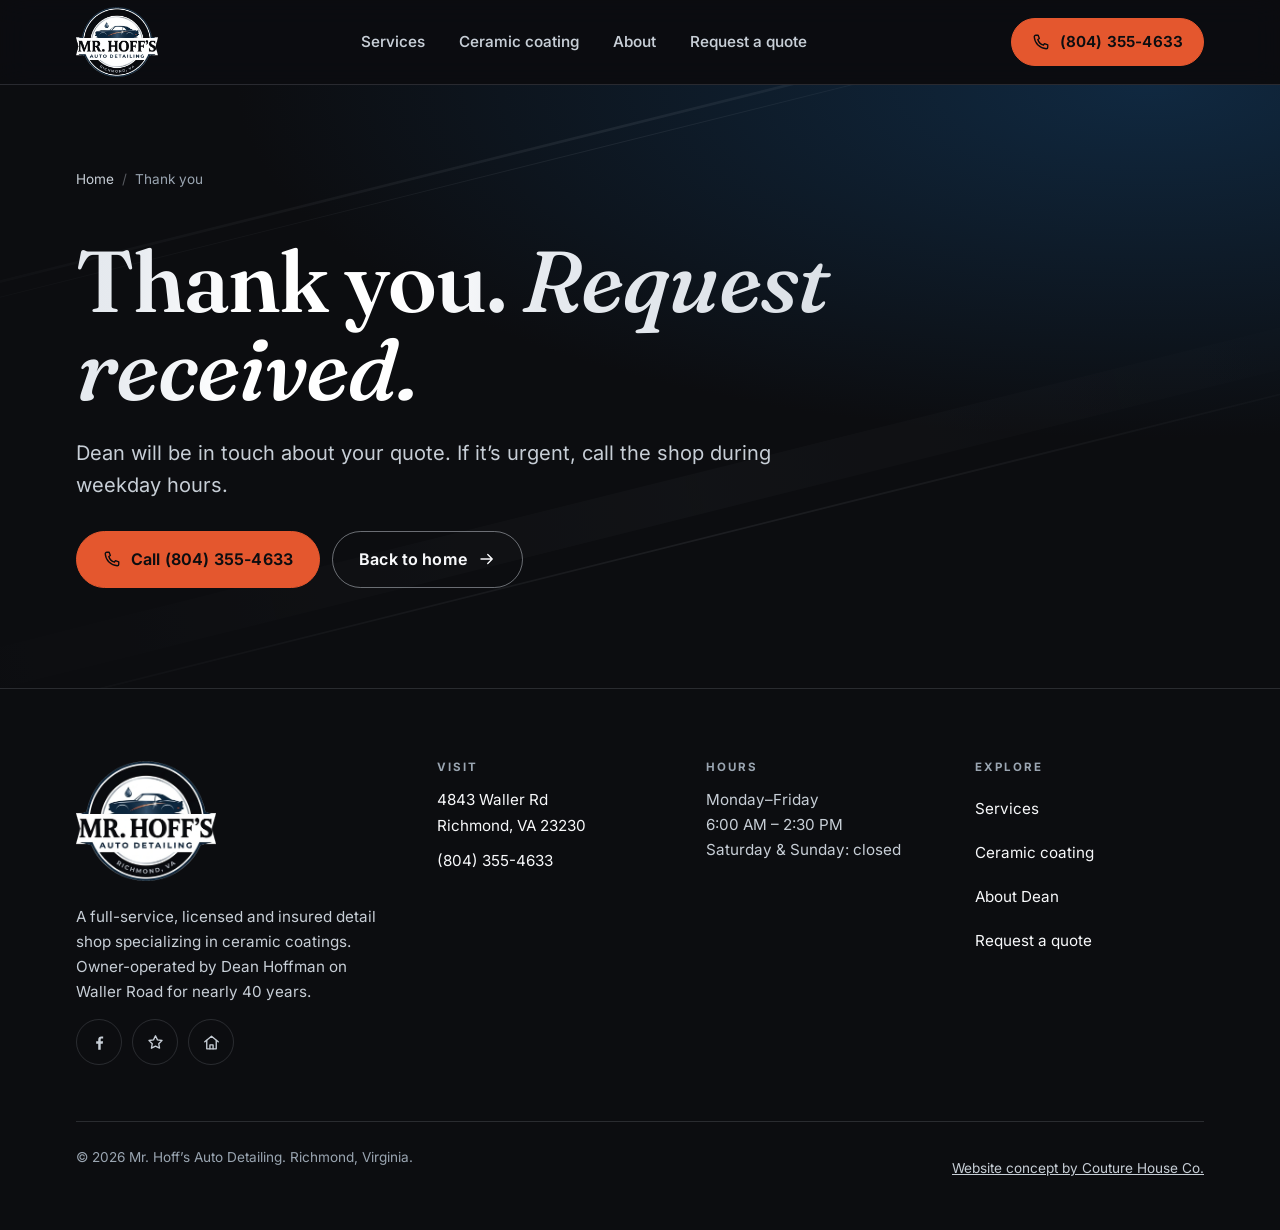
<file: thank-you.html>
<!doctype html>
<html lang="en">
<head>
<meta charset="utf-8">
<meta name="viewport" content="width=device-width, initial-scale=1, viewport-fit=cover">
<title>Thank You | Mr. Hoff's Auto Detailing, Richmond, VA</title>
<meta name="description" content="Thanks for your quote request. Mr. Hoff's Auto Detailing will be in touch. Call (804) 355-4633, Monday to Friday, 6:00 AM to 2:30 PM.">
<link rel="canonical" href="https://mr-hoffs-auto-detailing.netlify.app/thank-you.html">
<meta name="theme-color" content="#0C0D10">
<meta name="robots" content="noindex, follow">
<meta property="og:type" content="website">
<meta property="og:site_name" content="Mr. Hoff's Auto Detailing">
<meta property="og:title" content="Thank You | Mr. Hoff's Auto Detailing, Richmond, VA">
<meta property="og:description" content="Thanks for your quote request. Mr. Hoff's Auto Detailing will be in touch. Call (804) 355-4633, Monday to Friday, 6:00 AM to 2:30 PM.">
<meta property="og:url" content="https://mr-hoffs-auto-detailing.netlify.app/thank-you.html">
<meta property="og:image" content="https://mr-hoffs-auto-detailing.netlify.app/assets/img/share.jpg">
<meta property="og:image:width" content="1200">
<meta property="og:image:height" content="630">
<meta property="og:image:alt" content="Mr. Hoff's Auto Detailing, voted Best Car Detailer, Richmond, VA">
<meta property="og:locale" content="en_US">
<meta name="twitter:card" content="summary_large_image">
<meta name="twitter:title" content="Thank You | Mr. Hoff's Auto Detailing, Richmond, VA">
<meta name="twitter:description" content="Thanks for your quote request. Mr. Hoff's Auto Detailing will be in touch. Call (804) 355-4633, Monday to Friday, 6:00 AM to 2:30 PM.">
<meta name="twitter:image" content="https://mr-hoffs-auto-detailing.netlify.app/assets/img/share.jpg">
<meta name="geo.region" content="US-VA">
<meta name="geo.placename" content="Richmond">
<link rel="icon" href="assets/img/favicon.svg" type="image/svg+xml">
<link rel="icon" href="assets/img/favicon-32.png" sizes="32x32" type="image/png">
<link rel="apple-touch-icon" href="assets/img/apple-touch-icon.png">
<link rel="manifest" href="site.webmanifest">
<link rel="preload" href="assets/fonts/fraunces-latin-opsz-normal.woff2" as="font" type="font/woff2" crossorigin>
<link rel="preload" href="assets/fonts/inter-latin-wght-normal.woff2" as="font" type="font/woff2" crossorigin>
<link rel="stylesheet" href="assets/css/fonts.css?v=20260930b">
<link rel="stylesheet" href="assets/css/site.css?v=20260930b">
<script>document.documentElement.classList.add('js');</script>
<script src="assets/js/site.js" defer></script>
<script type="application/ld+json">{"@context":"https://schema.org","@type":"AutoWash","@id":"https://mr-hoffs-auto-detailing.netlify.app/#business","additionalType":"https://en.wikipedia.org/wiki/Auto_detailing","name":"Mr. Hoff's Auto Detailing","alternateName":["Mr. Hoffs Auto Detailing","MR.HOFFS AUTO DETAILING"],"description":"Auto detailing and ceramic coating. A full-service, licensed and insured mom-and-pop detail shop run by owner Dean Hoffman at the same Richmond, VA location for nearly 40 years.","url":"https://mr-hoffs-auto-detailing.netlify.app/","logo":"https://mr-hoffs-auto-detailing.netlify.app/assets/img/mr-hoffs-logo.png","image":["https://mr-hoffs-auto-detailing.netlify.app/assets/img/share.jpg","https://mr-hoffs-auto-detailing.netlify.app/assets/img/white-tesla-model-y-detailed.webp"],"telephone":"+1-804-355-4633","priceRange":"$$","address":{"@type":"PostalAddress","streetAddress":"4843 Waller Rd","addressLocality":"Richmond","addressRegion":"VA","postalCode":"23230","addressCountry":"US"},"openingHoursSpecification":[{"@type":"OpeningHoursSpecification","dayOfWeek":["Monday","Tuesday","Wednesday","Thursday","Friday"],"opens":"06:00","closes":"14:30"}],"areaServed":[{"@type":"City","name":"Richmond, VA"},{"@type":"AdministrativeArea","name":"Greater Richmond, Virginia"}],"sameAs":["https://www.facebook.com/profile.php?id=100057621011051","https://nextdoor.com/pages/mr-hoffs-auto-detailing-richmond-va/","https://www.yelp.com/biz/mr-hoffs-auto-detailing-richmond"],"award":"Voted Best Car Detailer in a local reader poll","slogan":"It's very, very personal service.","hasMap":"https://www.google.com/maps/search/?api=1&query=Mr.+Hoff%27s+Auto+Detailing+4843+Waller+Rd+Richmond+VA+23230","hasOfferCatalog":{"@type":"OfferCatalog","name":"Detailing services","itemListElement":[{"@type":"Offer","itemOffered":{"@type":"Service","name":"Full-service detailing","description":"Complete interior and exterior detailing.","url":"https://mr-hoffs-auto-detailing.netlify.app/services.html#full-detail"}},{"@type":"Offer","itemOffered":{"@type":"Service","name":"Interior detailing","description":"Deep cleaning of the cabin: seats, carpets, mats, dash, console, trim and glass.","url":"https://mr-hoffs-auto-detailing.netlify.app/services.html#interior"}},{"@type":"Offer","itemOffered":{"@type":"Service","name":"Exterior detailing","description":"Wash, decontamination, wheels, tires, glass and a protected, glossy finish.","url":"https://mr-hoffs-auto-detailing.netlify.app/services.html#exterior"}},{"@type":"Offer","itemOffered":{"@type":"Service","name":"Ceramic coating","description":"Shop specialty: a hard, glossy, hydrophobic protective coating over properly prepared paint.","url":"https://mr-hoffs-auto-detailing.netlify.app/services.html#ceramic-coating"}},{"@type":"Offer","itemOffered":{"@type":"Service","name":"Paint prep for ceramic coating","description":"Decontamination and polishing to prepare paint before a ceramic coating.","url":"https://mr-hoffs-auto-detailing.netlify.app/services.html#paint-prep"}},{"@type":"Offer","itemOffered":{"@type":"Service","name":"Restoration detailing","description":"Detailing for classic, collector and long-stored vehicles.","url":"https://mr-hoffs-auto-detailing.netlify.app/services.html#restoration"}},{"@type":"Offer","itemOffered":{"@type":"Service","name":"New-vehicle protection","description":"Protecting the finish of new vehicles from day one.","url":"https://mr-hoffs-auto-detailing.netlify.app/services.html#new-car"}}]}}</script>
<script type="application/ld+json">{"@context":"https://schema.org","@type":"BreadcrumbList","itemListElement":[{"@type":"ListItem","position":1,"name":"Home","item":"https://mr-hoffs-auto-detailing.netlify.app/"},{"@type":"ListItem","position":2,"name":"Thank you","item":"https://mr-hoffs-auto-detailing.netlify.app/thank-you.html"}]}</script>
</head>
<body>
<a class="skip-link" href="#main">Skip to content</a>
<header class="site-header">
<div class="wrap">
<a class="brand" href="index.html" aria-label="Mr. Hoff's Auto Detailing, home"><img src="assets/img/mr-hoffs-logo.webp" width="600" height="514" alt="Mr. Hoff's Auto Detailing"></a>
<nav class="nav" aria-label="Main"><ul><li><a href="services.html">Services</a></li><li><a href="index.html#ceramic">Ceramic coating</a></li><li><a href="about.html">About</a></li><li><a href="contact.html">Request a quote</a></li></ul></nav>
<div class="header-cta"><a class="btn btn--primary" href="tel:+18043554633"><svg viewBox="0 0 24 24" fill="none" stroke="currentColor" stroke-width="1.8" stroke-linecap="round" stroke-linejoin="round" aria-hidden="true"><path d="M5 3h3.2l1.6 4.4-2.1 1.3a11.5 11.5 0 0 0 7.6 7.6l1.3-2.1L21 15.8V19a2 2 0 0 1-2 2A17 17 0 0 1 3 5a2 2 0 0 1 2-2z"/></svg><span>(804) 355-4633</span></a></div>
<button class="menu-btn" type="button" aria-expanded="false" aria-controls="mobile-nav"><span class="bars" aria-hidden="true"><span></span><span></span><span></span></span><span class="menu-label">Menu</span></button>
</div>
</header>
<div class="mobile-nav" id="mobile-nav" hidden>
<nav aria-label="Mobile"><ul><li><a class="m-link" href="index.html">Home<svg viewBox="0 0 24 24" fill="none" stroke="currentColor" stroke-width="1.8" stroke-linecap="round" stroke-linejoin="round" aria-hidden="true"><path d="M4 12h15M13 6l6 6-6 6"/></svg></a></li><li><a class="m-link" href="services.html">Services<svg viewBox="0 0 24 24" fill="none" stroke="currentColor" stroke-width="1.8" stroke-linecap="round" stroke-linejoin="round" aria-hidden="true"><path d="M4 12h15M13 6l6 6-6 6"/></svg></a></li><li><a class="m-link" href="index.html#ceramic">Ceramic coating<svg viewBox="0 0 24 24" fill="none" stroke="currentColor" stroke-width="1.8" stroke-linecap="round" stroke-linejoin="round" aria-hidden="true"><path d="M4 12h15M13 6l6 6-6 6"/></svg></a></li><li><a class="m-link" href="about.html">About<svg viewBox="0 0 24 24" fill="none" stroke="currentColor" stroke-width="1.8" stroke-linecap="round" stroke-linejoin="round" aria-hidden="true"><path d="M4 12h15M13 6l6 6-6 6"/></svg></a></li><li><a class="m-link" href="contact.html">Request a quote<svg viewBox="0 0 24 24" fill="none" stroke="currentColor" stroke-width="1.8" stroke-linecap="round" stroke-linejoin="round" aria-hidden="true"><path d="M4 12h15M13 6l6 6-6 6"/></svg></a></li></ul></nav>
<div class="btn-row"><a class="btn btn--primary" href="tel:+18043554633"><svg viewBox="0 0 24 24" fill="none" stroke="currentColor" stroke-width="1.8" stroke-linecap="round" stroke-linejoin="round" aria-hidden="true"><path d="M5 3h3.2l1.6 4.4-2.1 1.3a11.5 11.5 0 0 0 7.6 7.6l1.3-2.1L21 15.8V19a2 2 0 0 1-2 2A17 17 0 0 1 3 5a2 2 0 0 1 2-2z"/></svg>Call (804) 355-4633</a></div>
<p class="m-meta">4843 Waller Rd, Richmond, VA 23230<br><strong>Mon&#8211;Fri</strong> 6:00 AM &#8211; 2:30 PM</p>
</div>

<main id="main">
<section class="page-hero">
<div class="hero-reflect" aria-hidden="true"><svg viewBox="0 0 1440 900" preserveAspectRatio="xMidYMid slice">
<defs><linearGradient id="rftha" x1="0" y1="0" x2="1" y2="0"><stop offset="0" stop-color="#C7CED6" stop-opacity="0"/><stop offset=".5" stop-color="#C7CED6" stop-opacity=".22"/><stop offset="1" stop-color="#C7CED6" stop-opacity="0"/></linearGradient></defs>
<g transform="rotate(-14 720 450)"><rect x="-200" y="160" width="1900" height="3" fill="url(#rftha)"/><rect x="-200" y="178" width="1900" height="1" fill="url(#rftha)"/>
<rect x="-200" y="560" width="1900" height="46" rx="23" fill="url(#rftha)" opacity=".35"/><rect x="-200" y="632" width="1900" height="2" fill="url(#rftha)"/></g></svg></div>
<div class="wrap">
<nav class="crumbs" aria-label="Breadcrumb"><ol><li><a href="index.html">Home</a></li><li><span aria-current="page">Thank you</span></li></ol></nav>
<h1 class="h1 sheen">Thank you. <em>Request received.</em></h1>
<p class="lede">Dean will be in touch about your quote. If it&#8217;s urgent, call the shop during weekday hours.</p>
<div class="btn-row"><a class="btn btn--primary" href="tel:+18043554633"><svg viewBox="0 0 24 24" fill="none" stroke="currentColor" stroke-width="1.8" stroke-linecap="round" stroke-linejoin="round" aria-hidden="true"><path d="M5 3h3.2l1.6 4.4-2.1 1.3a11.5 11.5 0 0 0 7.6 7.6l1.3-2.1L21 15.8V19a2 2 0 0 1-2 2A17 17 0 0 1 3 5a2 2 0 0 1 2-2z"/></svg>Call (804) 355-4633</a><a class="btn btn--ghost" href="index.html">Back to home <svg viewBox="0 0 24 24" fill="none" stroke="currentColor" stroke-width="1.8" stroke-linecap="round" stroke-linejoin="round" aria-hidden="true"><path d="M4 12h15M13 6l6 6-6 6"/></svg></a></div>
</div>
</section>
</main>
<footer class="site-footer">
<div class="wrap">
<div class="footer-grid">
<div class="footer-brand">
<a class="brand" href="index.html" aria-label="Mr. Hoff's Auto Detailing, home"><img src="assets/img/mr-hoffs-logo.webp" width="600" height="514" alt="Mr. Hoff's Auto Detailing"></a>
<p>A full-service, licensed and insured detail shop specializing in ceramic coatings. Owner-operated by Dean Hoffman on Waller Road for nearly 40 years.</p>
<div class="socials">
<a href="https://www.facebook.com/profile.php?id=100057621011051" rel="noopener" target="_blank" aria-label="Mr. Hoff's on Facebook (opens in a new tab)"><svg viewBox="0 0 24 24" fill="currentColor" aria-hidden="true"><path d="M13.5 21v-7.5h2.6l.4-3h-3V8.6c0-.9.3-1.5 1.5-1.5h1.6V4.4c-.3 0-1.2-.1-2.3-.1-2.3 0-3.9 1.4-3.9 4v2.2H7.8v3h2.6V21z"/></svg></a>
<a href="https://www.yelp.com/biz/mr-hoffs-auto-detailing-richmond" rel="noopener" target="_blank" aria-label="Mr. Hoff's on Yelp (opens in a new tab)"><svg viewBox="0 0 24 24" fill="none" stroke="currentColor" stroke-width="1.7" stroke-linecap="round" stroke-linejoin="round" aria-hidden="true"><path d="M12 3.5l2.5 5.2 5.7.8-4.1 4 1 5.7L12 16.5l-5.1 2.7 1-5.7-4.1-4 5.7-.8z"/></svg></a>
<a href="https://nextdoor.com/pages/mr-hoffs-auto-detailing-richmond-va/" rel="noopener" target="_blank" aria-label="Mr. Hoff's on Nextdoor (opens in a new tab)"><svg viewBox="0 0 24 24" fill="none" stroke="currentColor" stroke-width="1.7" stroke-linecap="round" stroke-linejoin="round" aria-hidden="true"><path d="M3.5 11L12 4l8.5 7"/><path d="M6 9.5V20h12V9.5"/><path d="M10 20v-5h4v5"/></svg></a>
</div>
</div>
<div>
<h2>Visit</h2>
<address><a href="https://www.google.com/maps/search/?api=1&query=Mr.+Hoff%27s+Auto+Detailing+4843+Waller+Rd+Richmond+VA+23230" rel="noopener" target="_blank">4843 Waller Rd<br>Richmond, VA 23230</a></address>
<ul><li><a href="tel:+18043554633">(804) 355-4633</a></li></ul>
</div>
<div>
<h2>Hours</h2>
<p>Monday&#8211;Friday<br>6:00 AM &#8211; 2:30 PM<br>Saturday &amp; Sunday: closed</p>
</div>
<div>
<h2>Explore</h2>
<ul>
<li><a href="services.html">Services</a></li>
<li><a href="services.html#ceramic-coating">Ceramic coating</a></li>
<li><a href="about.html">About Dean</a></li>
<li><a href="contact.html">Request a quote</a></li>
</ul>
</div>
</div>
<div class="footer-base">
<span>&#169; 2026 Mr. Hoff&#8217;s Auto Detailing. Richmond, Virginia.</span>
<span><a href="https://couturehouse.co" rel="noopener">Website concept by Couture House Co.</a></span>
</div>
</div>
</footer>
<div class="mobile-bar">
<a class="btn btn--primary" href="tel:+18043554633"><svg viewBox="0 0 24 24" fill="none" stroke="currentColor" stroke-width="1.8" stroke-linecap="round" stroke-linejoin="round" aria-hidden="true"><path d="M5 3h3.2l1.6 4.4-2.1 1.3a11.5 11.5 0 0 0 7.6 7.6l1.3-2.1L21 15.8V19a2 2 0 0 1-2 2A17 17 0 0 1 3 5a2 2 0 0 1 2-2z"/></svg>Call now</a>
<a class="btn btn--ghost" href="contact.html">Get a quote</a>
</div>
</body>
</html>
</file>
<file: assets/css/fonts.css>
/* Self-hosted fonts (Fontsource, SIL Open Font License) */
@font-face {
  font-family: "Fraunces";
  font-style: normal;
  font-display: swap;
  font-weight: 100 900;
  src: url("../fonts/fraunces-latin-opsz-normal.woff2") format("woff2-variations"),
       url("../fonts/fraunces-latin-opsz-normal.woff2") format("woff2");
  unicode-range: U+0000-00FF, U+0131, U+0152-0153, U+02BB-02BC, U+02C6, U+02DA, U+02DC, U+0304, U+0308, U+0329, U+2000-206F, U+20AC, U+2122, U+2191, U+2193, U+2212, U+2215, U+FEFF, U+FFFD;
}
@font-face {
  font-family: "Fraunces";
  font-style: italic;
  font-display: swap;
  font-weight: 100 900;
  src: url("../fonts/fraunces-latin-wght-italic.woff2") format("woff2-variations"),
       url("../fonts/fraunces-latin-wght-italic.woff2") format("woff2");
  unicode-range: U+0000-00FF, U+0131, U+0152-0153, U+02BB-02BC, U+02C6, U+02DA, U+02DC, U+0304, U+0308, U+0329, U+2000-206F, U+20AC, U+2122, U+2191, U+2193, U+2212, U+2215, U+FEFF, U+FFFD;
}
@font-face {
  font-family: "Inter";
  font-style: normal;
  font-display: swap;
  font-weight: 100 900;
  src: url("../fonts/inter-latin-wght-normal.woff2") format("woff2-variations"),
       url("../fonts/inter-latin-wght-normal.woff2") format("woff2");
  unicode-range: U+0000-00FF, U+0131, U+0152-0153, U+02BB-02BC, U+02C6, U+02DA, U+02DC, U+0304, U+0308, U+0329, U+2000-206F, U+20AC, U+2122, U+2191, U+2193, U+2212, U+2215, U+FEFF, U+FFFD;
}
</file>
<file: assets/css/site.css>
/* Mr. Hoff's Auto Detailing — "Showroom Gloss"
   Website concept by Couture House Co. */

:root {
  --lacquer: #0C0D10;
  --lacquer-2: #15171C;
  --midnight: #102A43;
  --midnight-2: #0B1F33;
  --chrome: #C7CED6;
  --chrome-dim: #9AA5B1;
  --white: #F7F8FA;
  --paper: #EEF0F3;
  --orange: #E4572E;
  --orange-ink: #B23A17; /* orange for text on light backgrounds (AA) */
  --ink: #0C0D10;
  --ink-soft: #3B4450;
  --line-dark: rgba(199, 206, 214, .16);
  --line-light: rgba(12, 13, 16, .12);
  --serif: "Fraunces", "Iowan Old Style", "Palatino Linotype", Palatino, Georgia, serif;
  --sans: "Inter", system-ui, -apple-system, "Segoe UI", Roboto, Arial, sans-serif;
  --wrap: 1240px;
  --gut: clamp(20px, 5vw, 56px);
  --ease: cubic-bezier(.2, .7, .1, 1);
  --header-h: 72px;
}

*, *::before, *::after { box-sizing: border-box; }
html {
  -webkit-text-size-adjust: 100%;
  scroll-behavior: smooth;
  scroll-padding-top: calc(var(--header-h) + 12px);
  /* Firefox: chrome thumb on lacquer track */
  scrollbar-width: thin;
  scrollbar-color: var(--chrome-dim) var(--lacquer-2);
}
/* Showroom chrome scrollbar (WebKit / Blink) */
html::-webkit-scrollbar { width: 11px; height: 11px; }
html::-webkit-scrollbar-track {
  background: linear-gradient(180deg, var(--lacquer) 0%, var(--lacquer-2) 50%, var(--lacquer) 100%);
  border-left: 1px solid var(--line-dark);
}
html::-webkit-scrollbar-thumb {
  background: linear-gradient(180deg, var(--chrome) 0%, var(--chrome-dim) 55%, #7A8794 100%);
  border-radius: 999px;
  border: 2px solid var(--lacquer-2);
  box-shadow: inset 0 1px 0 rgba(255, 255, 255, .35);
}
html::-webkit-scrollbar-thumb:hover {
  background: linear-gradient(180deg, #F06A43 0%, var(--orange) 45%, var(--orange-ink) 100%);
  border-color: var(--lacquer);
  box-shadow: inset 0 1px 0 rgba(255, 255, 255, .25);
}
html::-webkit-scrollbar-corner { background: var(--lacquer); }

.mobile-nav::-webkit-scrollbar { width: 8px; }
.mobile-nav::-webkit-scrollbar-track { background: var(--lacquer-2); border-left: 1px solid var(--line-dark); }
.mobile-nav::-webkit-scrollbar-thumb {
  background: linear-gradient(180deg, var(--chrome-dim), #7A8794);
  border-radius: 999px;
  border: 2px solid var(--lacquer-2);
}
.mobile-nav { scrollbar-width: thin; scrollbar-color: var(--chrome-dim) var(--lacquer-2); }

body {
  margin: 0;
  background: var(--lacquer);
  color: var(--white);
  font-family: var(--sans);
  font-size: 1.0625rem;
  line-height: 1.65;
  -webkit-font-smoothing: antialiased;
  text-rendering: optimizeLegibility;
  overflow-x: hidden;
}
img, svg { display: block; max-width: 100%; }
figure { margin: 0; }
img { height: auto; }
a { color: inherit; }
p { margin: 0 0 1em; }
h1, h2, h3, h4 { margin: 0; font-family: var(--serif); font-weight: 600; line-height: 1.06; letter-spacing: -.015em; font-variation-settings: "opsz" 72; }
h3 { font-variation-settings: "opsz" 36; }
button, input, select, textarea { font: inherit; color: inherit; }

.wrap { width: 100%; max-width: var(--wrap); margin-inline: auto; padding-inline: var(--gut); }
.visually-hidden { position: absolute !important; width: 1px; height: 1px; padding: 0; margin: -1px; overflow: hidden; clip: rect(0 0 0 0); white-space: nowrap; border: 0; }

.skip-link {
  position: absolute; left: 12px; top: -60px; z-index: 200;
  background: var(--orange); color: var(--ink); padding: 12px 18px; font-weight: 700; text-decoration: none; border-radius: 2px;
}
.skip-link:focus { top: 12px; }

:focus-visible { outline: 3px solid var(--orange); outline-offset: 3px; border-radius: 2px; }

/* ---------- Type helpers ---------- */
.eyebrow {
  display: inline-flex; align-items: center; gap: 12px;
  font-family: var(--sans); font-size: .75rem; font-weight: 650; letter-spacing: .18em; text-transform: uppercase;
  color: var(--chrome); margin: 0 0 20px;
}
.eyebrow::before { content: ""; width: 28px; height: 2px; background: var(--orange); flex: none; }
.light .eyebrow, .press .eyebrow, .paper .eyebrow { color: var(--ink-soft); }
.lede { font-size: clamp(1.08rem, 1.6vw, 1.25rem); line-height: 1.6; color: var(--chrome); max-width: 38em; }
.light .lede, .press .lede, .paper .lede { color: var(--ink-soft); }
.h2 { font-size: clamp(2.1rem, 5.2vw, 3.9rem); }
.h2 em, .h1 em { font-style: italic; font-weight: 500; }
.accent { color: var(--orange); }
.light .accent { color: var(--orange-ink); }

/* ---------- Buttons ---------- */
.btn {
  --b: var(--orange);
  position: relative; overflow: hidden;
  display: inline-flex; align-items: center; justify-content: center; gap: 10px;
  min-height: 52px; padding: 14px 26px;
  font-family: var(--sans); font-weight: 650; font-size: 1rem; letter-spacing: .01em; text-decoration: none;
  border-radius: 999px; border: 1.5px solid var(--b); cursor: pointer;
  transition: background-color .25s var(--ease), color .25s var(--ease), border-color .25s var(--ease), transform .25s var(--ease);
}
.btn svg { width: 18px; height: 18px; flex: none; }
.btn--primary { background: var(--orange); color: var(--ink); }
.btn--primary:hover { background: #F06A43; border-color: #F06A43; }
.btn--ghost { background: transparent; color: var(--white); --b: rgba(199, 206, 214, .5); }
.btn--ghost:hover { background: rgba(247, 248, 250, .08); --b: var(--chrome); }
.light .btn--ghost { color: var(--ink); --b: rgba(12, 13, 16, .35); }
.light .btn--ghost:hover { background: rgba(12, 13, 16, .05); --b: var(--ink); }
.btn--dark { background: var(--ink); color: var(--white); --b: var(--ink); }
.btn--dark:hover { background: var(--midnight); --b: var(--midnight); }
/* specular glint on buttons */
.btn::after {
  content: ""; position: absolute; inset: -2px auto -2px 0; width: 40%;
  background: linear-gradient(100deg, transparent, rgba(255, 255, 255, .45), transparent);
  transform: translateX(-160%) skewX(-18deg); pointer-events: none;
}
.btn:hover::after { transform: translateX(320%) skewX(-18deg); transition: transform .8s var(--ease); }
.btn-row { display: flex; flex-wrap: wrap; gap: 12px; }

.text-link {
  display: inline-flex; align-items: center; gap: 8px; min-height: 44px;
  font-weight: 650; text-decoration: none; border-bottom: 1.5px solid currentColor; line-height: 1.2; padding-top: 2px;
}
.text-link svg { width: 16px; height: 16px; transition: transform .25s var(--ease); }
.text-link:hover svg { transform: translateX(4px); }

/* ---------- Header ---------- */
.site-header {
  position: sticky; top: 0; z-index: 100;
  background: rgba(12, 13, 16, .82);
  -webkit-backdrop-filter: saturate(160%) blur(14px); backdrop-filter: saturate(160%) blur(14px);
  border-bottom: 1px solid var(--line-dark);
}
.site-header .wrap { display: flex; align-items: center; justify-content: space-between; gap: 20px; min-height: var(--header-h); }
.brand { display: inline-flex; align-items: center; gap: 12px; text-decoration: none; min-height: 44px; }
.brand-mark { width: 38px; height: 38px; flex: none; }
.brand-text { display: flex; flex-direction: column; line-height: 1; }
.brand-name { font-family: var(--serif); font-weight: 600; font-size: 1.35rem; letter-spacing: -.01em; font-variation-settings: "opsz" 36; }
.brand-sub { font-size: .62rem; font-weight: 650; letter-spacing: .24em; text-transform: uppercase; color: var(--chrome-dim); margin-top: 5px; }

.nav { display: none; }
.nav ul { list-style: none; margin: 0; padding: 0; display: flex; gap: 6px; }
.nav a {
  display: inline-flex; align-items: center; min-height: 44px; padding: 0 14px;
  font-size: .95rem; font-weight: 550; color: var(--chrome); text-decoration: none; border-radius: 999px;
  transition: color .2s, background-color .2s;
}
.nav a:hover { color: var(--white); background: rgba(247, 248, 250, .06); }
.nav a[aria-current="page"] { color: var(--white); box-shadow: inset 0 -2px 0 var(--orange); border-radius: 0; }
.header-cta { display: none; }
.header-cta .btn { min-height: 46px; padding: 10px 20px; font-size: .95rem; }

.menu-btn {
  display: inline-flex; align-items: center; justify-content: center; gap: 10px;
  min-width: 48px; min-height: 48px; padding: 0 14px;
  background: transparent; border: 1.5px solid var(--line-dark); border-radius: 999px; cursor: pointer; color: var(--white);
  font-size: .85rem; font-weight: 650; letter-spacing: .08em; text-transform: uppercase;
}
.menu-btn .bars { position: relative; width: 18px; height: 12px; }
.menu-btn .bars span { position: absolute; left: 0; right: 0; height: 2px; background: currentColor; border-radius: 2px; transition: transform .3s var(--ease), opacity .2s, top .3s var(--ease); }
.menu-btn .bars span:nth-child(1) { top: 0; }
.menu-btn .bars span:nth-child(2) { top: 5px; }
.menu-btn .bars span:nth-child(3) { top: 10px; }
.menu-btn[aria-expanded="true"] .bars span:nth-child(1) { top: 5px; transform: rotate(45deg); }
.menu-btn[aria-expanded="true"] .bars span:nth-child(2) { opacity: 0; }
.menu-btn[aria-expanded="true"] .bars span:nth-child(3) { top: 5px; transform: rotate(-45deg); }

.mobile-nav {
  position: fixed; inset: var(--header-h) 0 0 0; z-index: 99;
  background: var(--lacquer);
  padding: 28px var(--gut) calc(120px + env(safe-area-inset-bottom));
  overflow-y: auto;
}
.mobile-nav[hidden] { display: none; }
.mobile-nav ul { list-style: none; margin: 0 0 32px; padding: 0; border-top: 1px solid var(--line-dark); }
.mobile-nav li { border-bottom: 1px solid var(--line-dark); }
.mobile-nav a.m-link {
  display: flex; justify-content: space-between; align-items: center; min-height: 64px;
  font-family: var(--serif); font-size: 1.8rem; font-weight: 500; text-decoration: none; font-variation-settings: "opsz" 48;
}
.mobile-nav a.m-link svg { width: 20px; height: 20px; color: var(--orange); }
.mobile-nav .m-meta { color: var(--chrome); font-size: .95rem; margin-top: 22px; }
.mobile-nav .m-meta strong { color: var(--white); }
body.menu-open { overflow: hidden; }

@media (min-width: 960px) {
  .nav, .header-cta { display: block; }
  .menu-btn, .mobile-nav { display: none !important; }
}

/* ---------- Hero ---------- */
.hero {
  position: relative; isolation: isolate; overflow: hidden;
  background:
    radial-gradient(120% 80% at 85% 0%, rgba(16, 42, 67, .95) 0%, rgba(16, 42, 67, 0) 60%),
    radial-gradient(90% 60% at 0% 100%, rgba(16, 42, 67, .6) 0%, rgba(16, 42, 67, 0) 70%),
    var(--lacquer);
  padding: clamp(40px, 7vw, 96px) 0 clamp(56px, 8vw, 110px);
}
.hero-reflect { position: absolute; inset: 0; z-index: -1; pointer-events: none; opacity: .55; }
.hero-reflect svg { width: 100%; height: 100%; }
.hero-grid { display: grid; gap: 44px; align-items: center; }
.hero .h1 {
  font-size: clamp(3rem, 11vw, 6.2rem);
  line-height: 1; letter-spacing: -.012em; font-variation-settings: "opsz" 60;
  margin-bottom: 26px; max-width: 11ch;
}
.hero .lede { margin-bottom: 32px; }
.hero-note { display: flex; flex-wrap: wrap; gap: 8px 18px; margin-top: 26px; font-size: .9rem; color: var(--chrome-dim); }
.hero-note span { display: inline-flex; align-items: center; gap: 8px; }
.hero-note svg { width: 16px; height: 16px; color: var(--chrome); }

/* Chrome text with a moving specular highlight (--sheen set by JS on scroll) */
.sheen {
  color: var(--white);
}
@supports ((-webkit-background-clip: text) or (background-clip: text)) {
  .sheen {
    background-image: linear-gradient(100deg,
      #B9C2CC 0%, #DCE1E7 26%, #E6EAEF 40%, #FFFFFF 46%, #FFFFFF 54%, #E6EAEF 60%, #DCE1E7 74%, #B9C2CC 100%);
    background-size: 260% 100%;
    background-position: var(--sheen, 70%) 0;
    -webkit-background-clip: text; background-clip: text;
    -webkit-text-fill-color: transparent;
  }
}

.hero-media { position: relative; }
.hero-photo {
  position: relative; border-radius: 4px; overflow: hidden;
  box-shadow: 0 40px 80px -30px rgba(0, 0, 0, .8), 0 0 0 1px rgba(199, 206, 214, .14);
  aspect-ratio: 4 / 3;
}
.hero-photo img { width: 100%; height: 100%; object-fit: cover; object-position: 55% 50%; }
.hero-photo::after { /* clearcoat glare */
  content: ""; position: absolute; inset: 0;
  background: linear-gradient(115deg, rgba(255, 255, 255, 0) 30%, rgba(255, 255, 255, .16) 44%, rgba(255, 255, 255, 0) 52%);
  transform: translateX(var(--glare, 0%)); pointer-events: none;
}
.hero-caption { margin-top: 14px; font-size: .82rem; color: var(--chrome-dim); display: flex; gap: 10px; align-items: center; }
.hero-caption::before { content: ""; width: 18px; height: 1px; background: var(--chrome-dim); }

.rosette {
  position: absolute; z-index: 2; width: clamp(128px, 30vw, 188px); aspect-ratio: 1;
  right: -6px; top: -60px;
  filter: drop-shadow(0 18px 30px rgba(0, 0, 0, .55));
}
.rosette svg { width: 100%; height: 100%; }
.rosette text { font-family: var(--sans); }

@media (min-width: 960px) {
  .hero-grid { grid-template-columns: 1.08fr .92fr; gap: 56px; }
  .rosette { left: -64px; right: auto; top: auto; bottom: -48px; }
  .hero-caption { padding-left: 140px; }
  .hero-photo { aspect-ratio: 5 / 6; }
  .hero-photo img { object-position: 62% 50%; }
}

/* ---------- Trust strip ---------- */
.trust { background: var(--midnight); border-top: 1px solid var(--line-dark); border-bottom: 1px solid var(--line-dark); }
.trust-grid { display: grid; grid-template-columns: 1fr; }
.stat { display: flex; align-items: center; gap: 20px; padding: 26px 0; border-bottom: 1px solid var(--line-dark); }
.stat:last-child { border-bottom: 0; }
.stat-num { flex: none; white-space: nowrap; font-family: var(--serif); font-weight: 600; font-size: clamp(3.2rem, 9vw, 4.4rem); line-height: .9; letter-spacing: -.02em; font-variation-settings: "opsz" 96; font-variant-numeric: lining-nums tabular-nums; }
.stat-num small { font-size: .3em; letter-spacing: .02em; color: var(--chrome); margin-left: 6px; font-weight: 500; font-style: italic; }
.stat-label { font-size: .95rem; line-height: 1.4; color: var(--chrome); }
.stat-label strong { display: block; color: var(--white); font-size: 1.02rem; margin-bottom: 2px; }
.stars { display: inline-flex; gap: 2px; margin-bottom: 4px; color: var(--orange); }
.stars svg { width: 15px; height: 15px; }
.stat-icon { width: 66px; height: 66px; flex: none; display: grid; place-items: center; border: 1px solid var(--line-dark); border-radius: 50%; color: var(--chrome); }
.stat-icon svg { width: 30px; height: 30px; }
@media (min-width: 820px) {
  .trust-grid { grid-template-columns: repeat(3, 1fr); }
  .stat { padding: 34px 28px; border-bottom: 0; border-left: 1px solid var(--line-dark); }
  .stat:first-child { border-left: 0; padding-left: 0; }
}

/* ---------- Sections ---------- */
.section { padding: clamp(72px, 10vw, 140px) 0; position: relative; }
.light { background: var(--white); color: var(--ink); }
.paper { background: var(--paper); color: var(--ink); }
.dark-mid { background: linear-gradient(180deg, var(--midnight-2), var(--lacquer)); }
.section-head { display: grid; gap: 20px; margin-bottom: clamp(40px, 6vw, 72px); }
.section-head .lede { margin: 0; }
@media (min-width: 960px) {
  .section-head.split { grid-template-columns: 1.1fr .9fr; align-items: end; gap: 64px; }
}

/* ---------- Services list (editorial rows) ---------- */
.svc-list { list-style: none; margin: 0; padding: 0; border-top: 1px solid var(--line-light); counter-reset: svc; }
.svc {
  position: relative; overflow: hidden;
  display: grid; grid-template-columns: auto 1fr; gap: 6px 20px;
  padding: 30px 0 32px; border-bottom: 1px solid var(--line-light);
}
.svc-num { grid-row: span 3; font-family: var(--serif); font-size: 1rem; font-weight: 500; color: var(--orange-ink); padding-top: .55em; font-variant-numeric: tabular-nums; }
.svc h3 { font-size: clamp(1.6rem, 4.2vw, 2.4rem); }
.svc p { margin: 8px 0 12px; color: var(--ink-soft); max-width: 44em; }
.svc .text-link { justify-self: start; color: var(--ink); font-size: .95rem; }
.svc-tag { display: inline-block; margin-left: 10px; vertical-align: middle; font-family: var(--sans); font-size: .68rem; font-weight: 700; letter-spacing: .14em; text-transform: uppercase; color: var(--white); background: var(--midnight); padding: 5px 9px; border-radius: 2px; position: relative; top: -4px; }
@media (min-width: 900px) {
  .svc { grid-template-columns: 80px 1fr 1.1fr auto; align-items: baseline; gap: 32px; padding: 38px 0; }
  .svc-num { grid-row: auto; padding: 0; }
  .svc p { margin: 0; }
  .svc .text-link { align-self: center; }
}

/* specular streak crossing cards/rows once revealed */
.streak::after {
  content: ""; position: absolute; top: -20%; bottom: -20%; left: 0; width: 30%;
  background: linear-gradient(100deg, rgba(255, 255, 255, 0), rgba(255, 255, 255, .55) 50%, rgba(255, 255, 255, 0));
  transform: translateX(-120%) skewX(-18deg); opacity: 0; pointer-events: none;
}
.dark .streak::after, .streak--dark::after { background: linear-gradient(100deg, rgba(199, 206, 214, 0), rgba(199, 206, 214, .16) 50%, rgba(199, 206, 214, 0)); }
.js .streak.is-in::after { animation: streak 1.6s var(--ease) .15s 1 both; }
@keyframes streak {
  0% { transform: translateX(-120%) skewX(-18deg); opacity: 0; }
  12% { opacity: 1; }
  100% { transform: translateX(460%) skewX(-18deg); opacity: 0; }
}

/* ---------- Ceramic section ---------- */
.ceramic { background: var(--lacquer); overflow: hidden; }
.ceramic-grid { display: grid; gap: 48px; align-items: center; }
.panel-wrap { position: relative; }
.panel {
  position: relative; border-radius: 6px; overflow: hidden; aspect-ratio: 1 / 1;
  background: linear-gradient(160deg, #1B3A5C 0%, #102A43 38%, #081828 100%);
  box-shadow: 0 50px 100px -40px rgba(0, 0, 0, .9), inset 0 1px 0 rgba(255, 255, 255, .12), 0 0 0 1px rgba(199, 206, 214, .12);
}
.panel svg { position: absolute; inset: 0; width: 100%; height: 100%; }
.panel-label {
  position: absolute; left: 18px; bottom: 16px; right: 18px; display: flex; justify-content: space-between; gap: 12px;
  font-size: .7rem; letter-spacing: .16em; text-transform: uppercase; color: rgba(247, 248, 250, .82); font-weight: 650;
}
.drop { transform-box: fill-box; transform-origin: 50% 50%; }
.ceramic-steps { list-style: none; padding: 0; margin: 34px 0 0; display: grid; gap: 0; border-top: 1px solid var(--line-dark); }
.ceramic-steps li { display: grid; grid-template-columns: 48px 1fr; gap: 16px; padding: 22px 0; border-bottom: 1px solid var(--line-dark); }
.ceramic-steps .n { font-family: var(--serif); font-size: 1.6rem; color: var(--orange); line-height: 1; font-variation-settings: "opsz" 72; }
.ceramic-steps h3 { font-size: 1.3rem; margin-bottom: 6px; }
.ceramic-steps p { margin: 0; color: var(--chrome); font-size: 1rem; }
.fine { font-size: .85rem; color: var(--chrome-dim); margin-top: 22px; }
.light .fine { color: var(--ink-soft); }
@media (min-width: 960px) {
  .ceramic-grid { grid-template-columns: .95fr 1.05fr; gap: 80px; }
  .panel-wrap { position: sticky; top: calc(var(--header-h) + 40px); }
}

/* ---------- Press ---------- */
.press { background: var(--paper); color: var(--ink); overflow: hidden; }
.press-grid { display: grid; gap: 56px; align-items: center; }
.clipping { position: relative; max-width: 520px; margin-inline: auto; }
.clipping img {
  border-radius: 2px; transform: rotate(-2deg);
  box-shadow: 0 1px 0 rgba(0, 0, 0, .05), 0 30px 60px -24px rgba(12, 13, 16, .45);
}
.clipping .tape {
  position: absolute; width: 110px; height: 30px; top: -12px; left: 50%; margin-left: -55px; transform: rotate(3deg);
  background: rgba(199, 206, 214, .75); box-shadow: 0 2px 6px rgba(0, 0, 0, .08);
}
.press-kicker { display: flex; align-items: center; gap: 16px; margin-bottom: 20px; }
.press-rank { font-family: var(--serif); font-size: 4.5rem; line-height: .8; color: var(--orange-ink); font-weight: 600; font-variation-settings: "opsz" 144; }
.press-rank sup { font-size: .35em; vertical-align: top; position: relative; top: .2em; }
.press-kicker p { margin: 0; font-size: .82rem; letter-spacing: .14em; text-transform: uppercase; font-weight: 700; line-height: 1.5; }
.pull {
  margin: 28px 0; padding: 0; font-family: var(--serif); font-style: italic; font-weight: 450;
  font-size: clamp(1.9rem, 4.6vw, 3rem); line-height: 1.12; letter-spacing: -.01em;
}
.pull + .pull { margin-top: -6px; }
.pull p { margin: 0; }
.pull::before { content: none; }
.pull footer { margin-top: 10px; font-family: var(--sans); font-style: normal; font-size: .9rem; font-weight: 600; color: var(--ink-soft); letter-spacing: .02em; }
.quote-mark { width: 44px; height: 34px; color: var(--orange-ink); margin-bottom: 8px; }
@media (min-width: 960px) {
  .press-grid { grid-template-columns: .85fr 1.15fr; gap: 88px; }
}

/* ---------- Reasons ---------- */
.reasons-grid { display: grid; gap: 56px; }
.reason-list { list-style: none; padding: 0; margin: 0; display: grid; gap: 0; }
.reason { position: relative; overflow: hidden; padding: 28px 0 30px; border-top: 1px solid var(--line-dark); display: grid; grid-template-columns: 56px 1fr; gap: 18px; }
.reason-icon { width: 48px; height: 48px; border-radius: 50%; border: 1px solid var(--line-dark); display: grid; place-items: center; color: var(--orange); }
.reason-icon svg { width: 22px; height: 22px; }
.reason h3 { font-size: 1.5rem; margin-bottom: 8px; }
.reason p { margin: 0; color: var(--chrome); }
.plate-card { position: relative; }
.plate-card img { border-radius: 4px; box-shadow: 0 30px 60px -30px rgba(0, 0, 0, .9); }
.plate-card figcaption { margin-top: 14px; font-size: .9rem; color: var(--chrome-dim); }
@media (min-width: 960px) {
  .reasons-grid { grid-template-columns: 1fr 1fr; gap: 88px; align-items: start; }
  .plate-card { position: sticky; top: calc(var(--header-h) + 40px); }
}

/* ---------- Quick facts ---------- */
.facts { display: grid; gap: 0; border: 1px solid var(--line-light); background: #fff; }
.fact { padding: 24px 24px 22px; border-bottom: 1px solid var(--line-light); }
.fact:last-child { border-bottom: 0; }
.fact dt { font-size: .72rem; font-weight: 700; letter-spacing: .16em; text-transform: uppercase; color: var(--orange-ink); margin-bottom: 8px; display: flex; align-items: center; gap: 8px; }
.fact dt svg { width: 16px; height: 16px; }
.fact dd { margin: 0; font-size: 1.02rem; line-height: 1.55; }
.fact dd a { font-weight: 650; }
.fact ul { margin: 0; padding-left: 1.1em; }
@media (min-width: 720px) {
  .facts { grid-template-columns: 1fr 1fr; }
  .fact { border-right: 1px solid var(--line-light); }
  .fact:nth-child(2n) { border-right: 0; }
  .fact:nth-last-child(-n+2) { border-bottom: 0; }
}
@media (min-width: 1100px) {
  .facts { grid-template-columns: repeat(3, 1fr); }
  .fact:nth-child(2n) { border-right: 1px solid var(--line-light); }
  .fact:nth-child(3n) { border-right: 0; }
  .fact:nth-last-child(-n+2) { border-bottom: 1px solid var(--line-light); }
  .fact:nth-last-child(-n+3) { border-bottom: 0; }
}

/* ---------- FAQ ---------- */
.faq-grid { display: grid; gap: 40px; }
.faq { border-top: 1px solid var(--line-light); }
.faq details { border-bottom: 1px solid var(--line-light); }
.faq summary {
  list-style: none; cursor: pointer; display: flex; justify-content: space-between; align-items: center; gap: 20px;
  min-height: 64px; padding: 18px 0; font-family: var(--serif); font-size: clamp(1.15rem, 2.2vw, 1.4rem); font-weight: 550; line-height: 1.3; font-variation-settings: "opsz" 36;
}
.faq summary::-webkit-details-marker { display: none; }
.faq summary .pm { flex: none; width: 36px; height: 36px; border: 1px solid var(--line-light); border-radius: 50%; display: grid; place-items: center; transition: transform .3s var(--ease), background-color .2s; }
.faq summary .pm svg { width: 14px; height: 14px; }
.faq details[open] summary .pm { transform: rotate(45deg); background: var(--ink); color: var(--white); }
.faq .answer { padding: 0 56px 24px 0; color: var(--ink-soft); }
.faq .answer p { margin: 0; }
.dark .faq, .dark .faq details { border-color: var(--line-dark); }
.dark .faq summary .pm { border-color: var(--line-dark); }
.dark .faq details[open] summary .pm { background: var(--white); color: var(--ink); }
.dark .faq .answer { color: var(--chrome); }
@media (min-width: 960px) { .faq-grid { grid-template-columns: .8fr 1.2fr; gap: 80px; } .faq-grid .section-head { position: sticky; top: calc(var(--header-h) + 40px); align-self: start; } }

/* ---------- CTA band ---------- */
.cta-band {
  position: relative; overflow: hidden; isolation: isolate;
  background: radial-gradient(90% 120% at 100% 0%, rgba(16, 42, 67, 1), rgba(12, 13, 16, 1) 70%);
  padding: clamp(80px, 11vw, 150px) 0;
}
.cta-band .h2 { font-size: clamp(2.4rem, 7vw, 5.2rem); max-width: 13ch; margin-bottom: 26px; }
.cta-phone { display: inline-block; padding-top: 6px; font-family: var(--serif); font-weight: 600; font-size: clamp(2rem, 6vw, 3.6rem); letter-spacing: -.02em; text-decoration: none; margin: 8px 0 30px; border-bottom: 2px solid var(--orange); line-height: 1.15; font-variation-settings: "opsz" 144; }
.cta-phone:hover { color: var(--orange); }
.cta-band .lines { position: absolute; inset: 0; z-index: -1; opacity: .5; pointer-events: none; }
.cta-band .lines svg { width: 100%; height: 100%; }

/* ---------- Page hero (subpages) ---------- */
.page-hero {
  position: relative; overflow: hidden; isolation: isolate;
  background: radial-gradient(110% 90% at 90% 0%, rgba(16, 42, 67, .95), rgba(12, 13, 16, 1) 65%);
  padding: clamp(36px, 6vw, 72px) 0 clamp(56px, 8vw, 100px);
}
.page-hero .hero-reflect { opacity: .4; }
.crumbs { margin-bottom: 36px; font-size: .85rem; color: var(--chrome-dim); }
.crumbs ol { list-style: none; margin: 0; padding: 0; display: flex; flex-wrap: wrap; gap: 8px; }
.crumbs li + li::before { content: "/"; margin-right: 8px; color: rgba(199, 206, 214, .4); }
.crumbs a { color: var(--chrome); text-decoration: none; display: inline-flex; min-height: 44px; align-items: center; }
.crumbs a:hover { color: var(--white); text-decoration: underline; }
.crumbs [aria-current] { display: inline-flex; min-height: 44px; align-items: center; }
.page-hero .h1 { font-size: clamp(2.7rem, 8.4vw, 5.4rem); line-height: 1.02; letter-spacing: -.012em; font-variation-settings: "opsz" 60; max-width: 14ch; margin-bottom: 24px; }
.page-hero .lede { margin-bottom: 30px; }

/* Services page detail blocks */
.svc-jump { display: flex; flex-wrap: wrap; gap: 8px; margin-top: 8px; }
.svc-jump a {
  display: inline-flex; align-items: center; min-height: 44px; padding: 0 16px; border: 1px solid var(--line-dark); border-radius: 999px;
  text-decoration: none; font-size: .9rem; color: var(--chrome); transition: border-color .2s, color .2s;
}
.svc-jump a:hover { border-color: var(--chrome); color: var(--white); }
.detail { display: grid; gap: 28px; padding: clamp(56px, 8vw, 96px) 0; border-bottom: 1px solid var(--line-light); }
.detail:last-child { border-bottom: 0; }
.detail-head .svc-num { display: block; margin-bottom: 14px; padding: 0; font-size: 1.05rem; }
.detail h2 { font-size: clamp(2rem, 5vw, 3.2rem); margin-bottom: 16px; }
.detail .lede { color: var(--ink-soft); }
.includes { list-style: none; margin: 0 0 28px; padding: 0; display: grid; gap: 0; border-top: 1px solid var(--line-light); }
.includes li { display: grid; grid-template-columns: 24px 1fr; gap: 14px; padding: 14px 0; border-bottom: 1px solid var(--line-light); }
.includes svg { width: 20px; height: 20px; color: var(--orange-ink); margin-top: 3px; }
.includes-title { font-size: .75rem; font-weight: 700; letter-spacing: .16em; text-transform: uppercase; margin: 0 0 12px; color: var(--ink-soft); font-family: var(--sans); }
.quote-note { display: flex; flex-wrap: wrap; align-items: center; gap: 12px 20px; }
.quote-note .price { font-family: var(--serif); font-style: italic; font-size: 1.15rem; color: var(--ink-soft); }
.detail-media img { border-radius: 4px; box-shadow: 0 30px 60px -30px rgba(12, 13, 16, .5); }
.detail-media figcaption { margin-top: 10px; font-size: .85rem; color: var(--ink-soft); }
.detail-art { border-radius: 4px; overflow: hidden; background: var(--lacquer); aspect-ratio: 4 / 3; position: relative; }
.detail-art svg { width: 100%; height: 100%; }
@media (min-width: 960px) {
  .detail { grid-template-columns: 1fr 1fr; gap: 80px; align-items: start; }
  .detail.flip .detail-media, .detail.flip .detail-art { order: -1; }
}
.care-grid { display: grid; gap: 1px; background: var(--line-light); border: 1px solid var(--line-light); margin-top: 8px; }
.care-grid div { background: #fff; padding: 22px; }
.care-grid h3 { font-size: 1.2rem; margin-bottom: 6px; }
.care-grid p { margin: 0; color: var(--ink-soft); font-size: .98rem; }
@media (min-width: 640px) { .care-grid { grid-template-columns: 1fr 1fr; } }

/* About page */
.about-intro { display: grid; gap: 48px; }
.big-quote { font-family: var(--serif); font-style: italic; font-weight: 450; font-size: clamp(2.2rem, 6.4vw, 4.6rem); line-height: 1.04; letter-spacing: -.02em; margin: 0; }
.big-quote footer { font-family: var(--sans); font-style: normal; font-size: .95rem; color: var(--chrome); margin-top: 22px; font-weight: 600; letter-spacing: .02em; }
.prose p { font-size: 1.08rem; }
.light .prose p { color: var(--ink-soft); }
.prose p.first::first-letter { font-family: var(--serif); float: left; font-size: 4.2em; line-height: .8; padding: .06em .1em 0 0; color: var(--orange-ink); font-weight: 600; }
.pillars { display: grid; gap: 1px; background: var(--line-dark); border: 1px solid var(--line-dark); }
.pillar { background: var(--lacquer); padding: clamp(28px, 4vw, 44px); position: relative; overflow: hidden; }
.pillar .big { font-family: var(--serif); font-size: clamp(3rem, 7vw, 4.6rem); line-height: .9; font-weight: 600; letter-spacing: -.03em; font-variation-settings: "opsz" 144; margin-bottom: 14px; display: block; }
.pillar h3 { font-size: 1.35rem; margin-bottom: 8px; }
.pillar p { color: var(--chrome); margin: 0; }
@media (min-width: 820px) { .pillars { grid-template-columns: repeat(3, 1fr); } }
@media (min-width: 960px) { .about-intro { grid-template-columns: 1.1fr .9fr; gap: 88px; align-items: start; } }
.photo-pair { display: grid; gap: 20px; }
.photo-pair figure { margin: 0; }
.photo-pair img { border-radius: 4px; }
.photo-pair figcaption { margin-top: 10px; font-size: .85rem; color: var(--ink-soft); }
@media (min-width: 820px) { .photo-pair { grid-template-columns: 1.4fr 1fr; align-items: end; } }

/* Contact page */
.contact-grid { display: grid; gap: 56px; }
.call-card { background: var(--lacquer); color: var(--white); padding: clamp(28px, 4vw, 44px); border-radius: 4px; position: relative; overflow: hidden; }
.call-card h2 { font-size: clamp(1.8rem, 4vw, 2.4rem); margin-bottom: 14px; }
.call-card p { color: var(--chrome); }
.call-card .cta-phone { font-size: clamp(1.9rem, 5vw, 2.6rem); margin: 4px 0 24px; }
.call-card dl { margin: 28px 0 0; display: grid; gap: 18px; border-top: 1px solid var(--line-dark); padding-top: 24px; }
.call-card dt { font-size: .72rem; font-weight: 700; letter-spacing: .16em; text-transform: uppercase; color: var(--chrome-dim); margin-bottom: 4px; }
.call-card dd { margin: 0; }
.call-card dd a { color: var(--white); }
@media (min-width: 960px) { .contact-grid { grid-template-columns: 1.25fr .75fr; gap: 72px; align-items: start; } .call-card { position: sticky; top: calc(var(--header-h) + 32px); } }

.form { display: grid; gap: 22px; }
.form-row { display: grid; gap: 22px; }
@media (min-width: 640px) { .form-row.two { grid-template-columns: 1fr 1fr; } }
.field label, .field legend { display: block; font-size: .9rem; font-weight: 650; margin-bottom: 8px; color: var(--ink); padding: 0; }
.field .opt { font-weight: 450; color: var(--ink-soft); }
.field input, .field select, .field textarea {
  width: 100%; min-height: 52px; padding: 12px 16px; background: #fff; color: var(--ink);
  border: 1.5px solid #8A94A0; border-radius: 3px; font-size: 1rem; transition: border-color .2s, box-shadow .2s;
}
.field textarea { min-height: 140px; resize: vertical; line-height: 1.5; }
.field select { appearance: none; background-image: url("data:image/svg+xml,%3Csvg xmlns='http://www.w3.org/2000/svg' viewBox='0 0 20 20' fill='none' stroke='%230C0D10' stroke-width='2'%3E%3Cpath d='M5 8l5 5 5-5'/%3E%3C/svg%3E"); background-repeat: no-repeat; background-position: right 14px center; background-size: 18px; padding-right: 44px; }
.field input[type="file"] { padding: 12px; min-height: 56px; }
.field input:focus, .field select:focus, .field textarea:focus { outline: none; border-color: var(--midnight); box-shadow: 0 0 0 3px rgba(228, 87, 46, .45); }
.field .hint { font-size: .85rem; color: var(--ink-soft); margin-top: 6px; }
.field .err { display: none; font-size: .86rem; color: #A3240A; margin-top: 6px; font-weight: 600; }
.field.invalid input, .field.invalid select, .field.invalid textarea { border-color: #A3240A; }
.field.invalid .err { display: block; }
fieldset.field { border: 0; margin: 0; padding: 0; min-width: 0; }
.days { display: flex; flex-wrap: wrap; gap: 8px; }
.days label { margin: 0; }
.days input { position: absolute; opacity: 0; width: 1px; height: 1px; }
.days span { display: inline-flex; align-items: center; justify-content: center; min-width: 64px; min-height: 48px; padding: 0 16px; border: 1.5px solid #8A94A0; border-radius: 999px; font-weight: 600; font-size: .95rem; cursor: pointer; background: #fff; transition: background-color .2s, color .2s, border-color .2s; }
.days input:checked + span { background: var(--ink); color: var(--white); border-color: var(--ink); }
.days input:focus-visible + span { outline: 3px solid var(--orange); outline-offset: 2px; }
.hp { position: absolute; left: -9999px; width: 1px; height: 1px; overflow: hidden; }
.form-success { padding: 32px; border: 1.5px solid var(--midnight); border-radius: 4px; background: #fff; }
.form-success h2 { font-size: 2rem; margin-bottom: 10px; }
.form-success[hidden] { display: none; }

/* ---------- Footer ---------- */
.site-footer { background: var(--lacquer); border-top: 1px solid var(--line-dark); padding: 72px 0 calc(110px + env(safe-area-inset-bottom)); color: var(--chrome); font-size: .95rem; }
.footer-grid { display: grid; gap: 40px; }
.footer-brand .brand-name { font-size: 1.8rem; color: var(--white); }
.footer-brand p { margin-top: 16px; max-width: 30em; }
.site-footer h2 { font-family: var(--sans); font-size: .72rem; font-weight: 700; letter-spacing: .18em; text-transform: uppercase; color: var(--chrome-dim); margin-bottom: 14px; }
.site-footer ul { list-style: none; margin: 0; padding: 0; }
.site-footer li a, .site-footer address a { display: inline-flex; align-items: center; min-height: 44px; text-decoration: none; color: var(--white); }
.site-footer li a:hover, .site-footer address a:hover { text-decoration: underline; }
.site-footer address { font-style: normal; line-height: 1.7; }
.socials { display: flex; gap: 10px; margin-top: 8px; }
.socials a { width: 46px; height: 46px; display: grid !important; place-items: center; border: 1px solid var(--line-dark); border-radius: 50%; color: var(--chrome) !important; }
.socials a:hover { color: var(--white) !important; border-color: var(--chrome); }
.socials svg { width: 19px; height: 19px; }
.footer-base { margin-top: 56px; padding-top: 24px; border-top: 1px solid var(--line-dark); display: flex; flex-wrap: wrap; justify-content: space-between; gap: 12px; font-size: .85rem; color: var(--chrome-dim); }
.footer-base a { color: var(--chrome); display: inline-flex; align-items: center; min-height: 44px; }
@media (min-width: 820px) { .footer-grid { grid-template-columns: 1.4fr 1fr 1fr 1fr; } .site-footer { padding-bottom: 40px; } }

/* ---------- Mobile action bar ---------- */
.mobile-bar {
  position: fixed; left: 0; right: 0; bottom: 0; z-index: 90;
  display: grid; grid-template-columns: 1.25fr 1fr; gap: 8px;
  padding: 10px 12px calc(10px + env(safe-area-inset-bottom));
  background: rgba(12, 13, 16, .94); -webkit-backdrop-filter: blur(12px); backdrop-filter: blur(12px);
  border-top: 1px solid var(--line-dark);
}
.mobile-bar .btn { min-height: 50px; padding: 10px 14px; font-size: .95rem; }
@media (min-width: 820px) { .mobile-bar { display: none; } }

/* ---------- 404 ---------- */
.nf { min-height: 70vh; display: grid; align-items: center; }
.nf .big { font-family: var(--serif); font-size: clamp(6rem, 22vw, 14rem); line-height: .85; font-weight: 600; letter-spacing: -.04em; font-variation-settings: "opsz" 144; }

/* ---------- Reveal motion (JS only) ---------- */
.js .reveal { opacity: 0; transform: translate3d(0, 26px, 0); transition: opacity .9s var(--ease), transform .9s var(--ease); }
.js .reveal.is-in { opacity: 1; transform: none; }
.js .reveal[data-delay="1"] { transition-delay: .08s; }
.js .reveal[data-delay="2"] { transition-delay: .16s; }
.js .reveal[data-delay="3"] { transition-delay: .24s; }
.js .rosette { opacity: 0; transform: rotate(-38deg) scale(.82); transition: opacity .8s var(--ease), transform 1.4s cubic-bezier(.2, 1.3, .3, 1); }
.js .rosette.is-in { opacity: 1; transform: rotate(var(--rot, -6deg)) scale(1); }

/* scroll-driven enhancement where supported */
@supports (animation-timeline: view()) {
  .js .parallax-slow { animation: drift linear both; animation-timeline: view(); animation-range: entry 0% exit 100%; }
  @keyframes drift { from { transform: translate3d(0, 24px, 0); } to { transform: translate3d(0, -24px, 0); } }
}

@media (prefers-reduced-motion: reduce) {
  html { scroll-behavior: auto; }
  *, *::before, *::after { animation: none !important; transition: none !important; }
  .js .reveal, .js .rosette { opacity: 1 !important; transform: none !important; }
  .js .rosette { transform: rotate(-6deg) !important; }
}

@media print {
  .site-header, .mobile-bar, .mobile-nav, .cta-band .lines, .hero-reflect { display: none !important; }
  body { background: #fff; color: #000; }
}
.press-rank .no { font-size: .32em; font-style: italic; font-weight: 500; margin-right: .08em; vertical-align: top; position: relative; top: .25em; }
.svc-cta { margin-top: 44px; }

.section.tight-top { padding-top: clamp(16px, 3vw, 40px); }
@media (max-width: 559px) { .hero .btn-row .btn, .cta-band .btn-row .btn { flex: 1 1 100%; } }

/* ---------- Refinements (QA pass 2) ---------- */
.h2 + .lede, .h2 + p { margin-top: 18px; }
.call-card .btn--ghost { color: var(--white); --b: rgba(199, 206, 214, .5); }
.call-card .btn--ghost:hover { background: rgba(247, 248, 250, .08); --b: var(--chrome); }
.page-hero .svc-jump { margin-top: 28px; }
#care { margin-top: 36px; }
.detail-media img { width: 100%; aspect-ratio: 4 / 3; object-fit: cover; }
.big-quote p { margin: 0; }
.photo-pair img { width: 100%; aspect-ratio: 4 / 3; object-fit: cover; }
@media (min-width: 820px) { .photo-pair { grid-template-columns: 1fr 1fr; align-items: start; } }
.plate-solo { margin: 0; }
.plate-solo img { width: 100%; border-radius: 4px; box-shadow: 0 30px 60px -30px rgba(12, 13, 16, .5); }
.plate-solo figcaption { margin-top: 10px; font-size: .85rem; color: var(--ink-soft); }
.shop-card { margin: 32px 0 0; padding: 0; border-top: 1px solid var(--line-light); display: grid; }
.shop-card div { display: grid; grid-template-columns: 110px 1fr; gap: 16px; padding: 16px 0; border-bottom: 1px solid var(--line-light); }
.shop-card dt { font-size: .72rem; font-weight: 700; letter-spacing: .16em; text-transform: uppercase; color: var(--orange-ink); padding-top: 3px; }
.shop-card dd { margin: 0; }
.shop-card a { font-weight: 650; display: inline-flex; min-height: 44px; align-items: center; margin: -12px 0; }

/* logo */
.brand img{height:60px;width:auto;display:block}
@media (min-width:900px){:root{--header-h:84px}.brand img{height:70px}}
.site-footer .brand img{height:120px}


/* Fix (29 Sep 2026): stop iPhone Safari from sizing photo boxes from the photo inside them (the box could grow without stopping).
   Photos are pinned inside their boxes, so each box takes its size only from its own width and aspect ratio. */
.hero-photo { min-height: 0; }
.hero-photo > img { position: absolute; inset: 0; width: 100%; height: 100%; max-width: none; object-fit: cover; }

/* Fix (30 Sep 2026): stable scrolling on phones. The page can only move up and down; sideways panning is off.
   Only the viewport (html) clips sideways overflow; body is left unclipped so iPhone Safari keeps drawing the whole page. */
html { overflow-x: hidden; touch-action: pan-y pinch-zoom; }
body { overflow-x: visible !important; }
</file>
